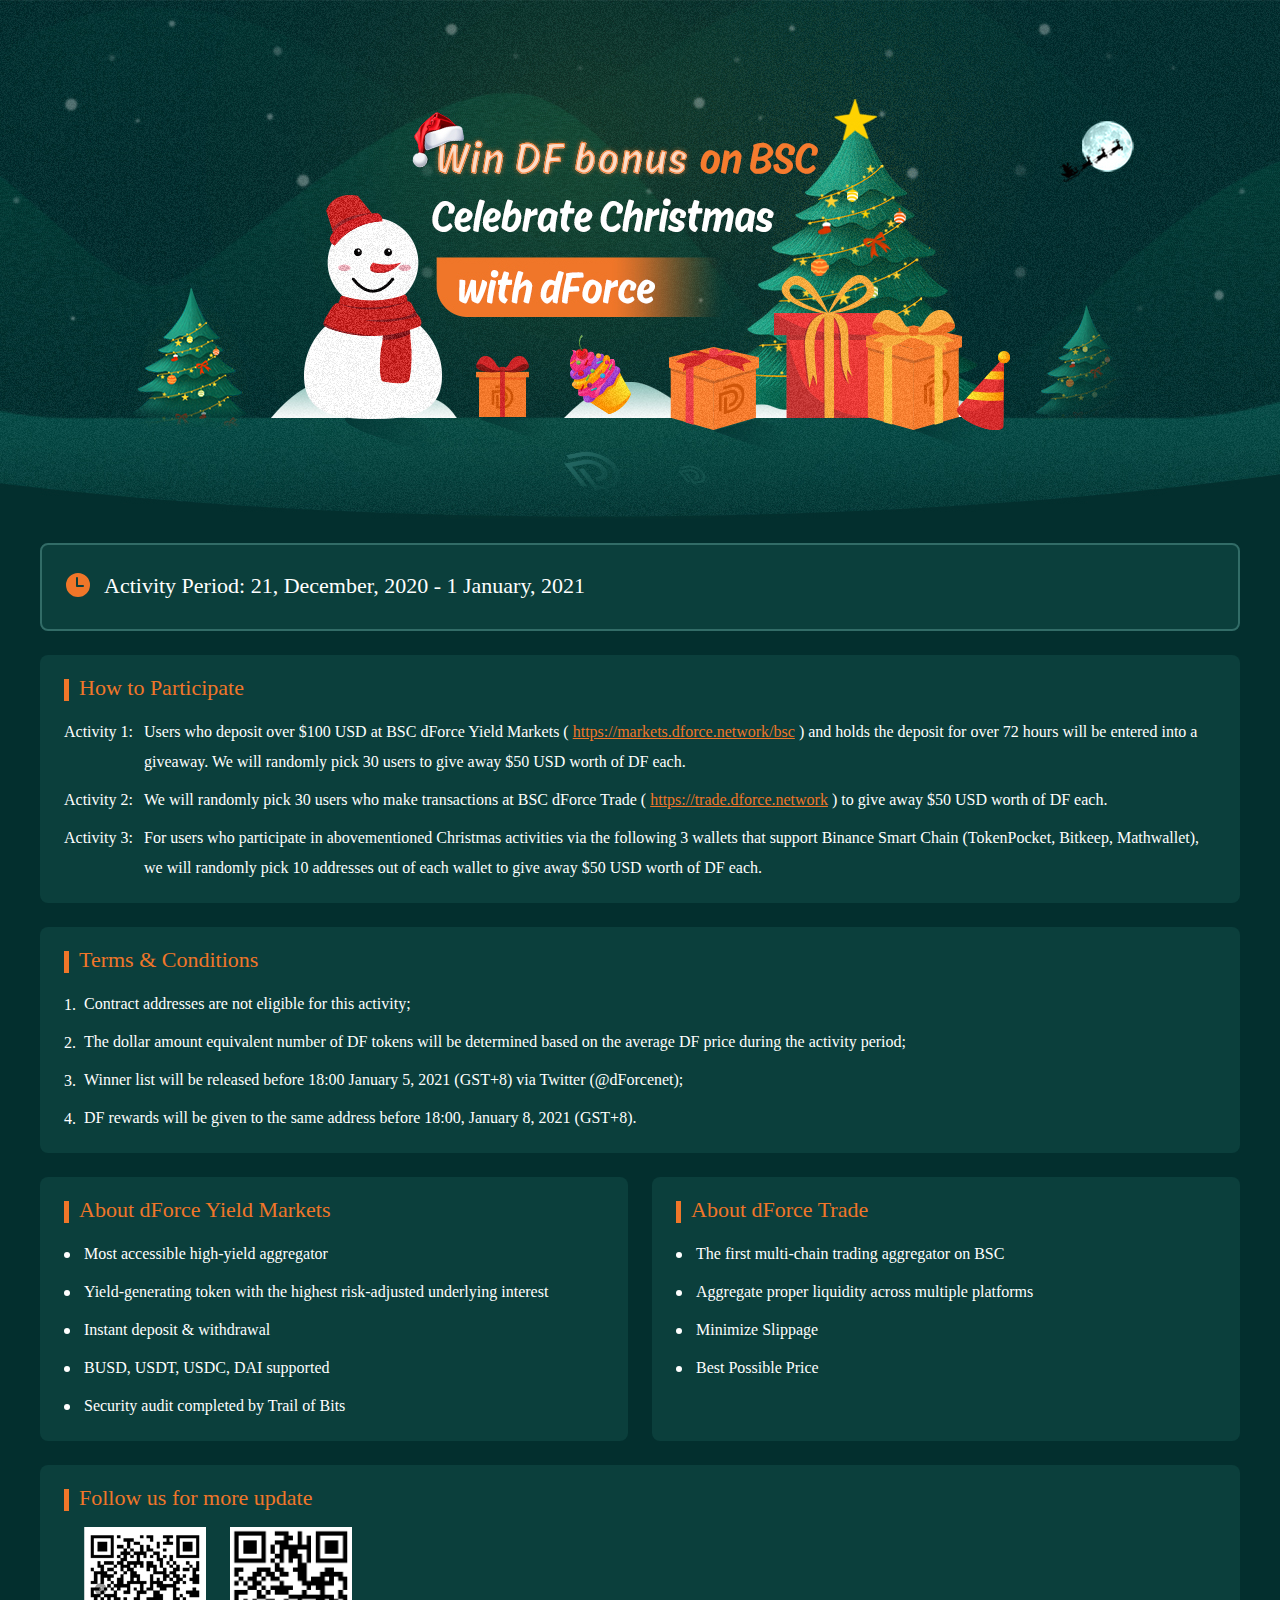
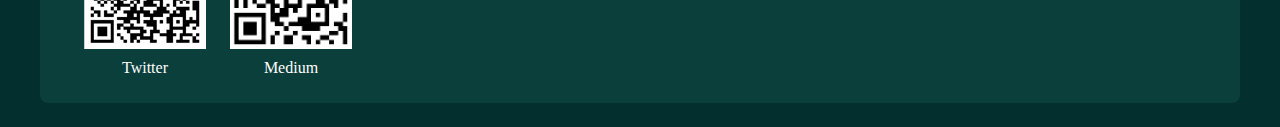
<file: bsc-activity.html>
<!DOCTYPE html>
<html lang="en">

<head>
    <meta charset="UTF-8">
    <meta name="viewport" content="width=device-width, initial-scale=1">
    <meta http-equiv="X-UA-Compatible" content="ie=edge">
    <link rel="stylesheet" href="./src/css/bian-web-mud.css">
    <link rel="shortcut icon" href="./favicon.ico">

    <style>
        @font-face {
            font-family: NotoSansHans-Regular;
            src: url('./src/font/Roboto-Regular.ttf')
        }
    </style>

    <title>bsc-activity</title>
</head>

<body>
    <div class="zh-cn">
        <div class="banner"></div>
        <div class="text-body">
            <div class="text-body-item">
                <div class="text-activity">
                    <span class="activity-icon">
                        <img src="./src/images/icon-time.svg" alt="" srcset="">
                    </span>
                    <span class="activity-text">活动时间：2020.12.21 - 2021.1.1</span>
                </div>
                <!-- <div class="text-activity">
                    <span class="activity-icon">
                        <img src="./src/images/icon-zg.svg" alt="" srcset="">
                    </span>
                    <span class="activity-text">参与资格：仅限币安智能链生态的非合约用户参与</span>
                </div> -->
            </div>

            <!-- 活动规则 -->
            <div class="text-body-item no-border">
                <div class="styled-title">活动规则</div>
                <div class="lists">
                    <div class="lists-item huodong-zh">
                        <span>
                            活动期间所有在dForce生息市场（
                        </span>
                        <a href="https://markets.dforce.network/bsc">https://markets.dforce.network/bsc</a>
                        <span>
                            ）上存款金额超过100美元、存款时间超过72小时的用户，随机抽取30名，每人送出50美元等值DF。
                        </span>
                    </div>
                    <div class="lists-item huodong-zh">
                        <span>
                            活动期间所有在dForce交易聚合器（
                        </span>
                        <a href="https://trade.dforce.network">https://trade.dforce.network</a>
                        <span>
                            ）上进行交易的用户，随机抽取30名，每人送出50美元等值DF。
                        </span>
                    </div>
                    <div class="lists-item huodong-zh">
                        <span>从3个支持币安智能链的钱包（TokenPocket、Bitkeep、Mathwallet）参与</span>
                        <a href="javascript:;" class="no-decoration">活动一</a>
                        <span>和</span>
                        <a href="javascript:;" class="no-decoration">活动二</a>
                        <span>
                            的用户，每个钱包我们将抽出10个地址送出50美元等值DF。
                        </span>
                    </div>
                </div>
            </div>

            <!-- 注意事项 -->
            <div class="text-body-item no-border">
                <div class="styled-title">注意事项</div>
                <div class="lists">
                    <div class="lists-item">
                        <span>
                            参与活动的不包含合约地址；
                        </span>
                    </div>
                    <div class="lists-item">
                        <span>
                            发放的DF以活动期间DF的平均价格为基础进行计算；
                        </span>
                    </div>
                    <div class="lists-item">
                        <span>
                            获奖名单将于北京时间2021年1月5日18点前，通过Twitter/微信公众号/微博的方式对外进行公布；
                        </span>
                    </div>
                    <div class="lists-item">
                        <span>
                            DF奖励将于北京时间2021年1月8日18点前，发放到参与活动的同一地址里。
                        </span>
                    </div>
                </div>
            </div>

            <!-- 两个item -->
            <div class="flexed-father">
                <div class="flexed-son">
                    <div class="styled-title">什么是dForce生息市场？</div>
                    <div class="lists lists-dot">
                        <div class="lists-item">
                            <span>轻松上手的稳定币余额宝，收益稳健</span>
                        </div>
                        <div class="lists-item">
                            <span>风险调整后底层利息最高的生息代币</span>
                        </div>
                        <div class="lists-item">
                            <span>随存随取</span>
                        </div>
                        <div class="lists-item">
                            <span>支持BUSD, USDT, USDC, DAI</span>
                        </div>
                        <div class="lists-item">
                            <span>由Trail of Bits进行安全审计</span>
                        </div>
                    </div>
                </div>
                <div class="flexed-son">
                    <div class="styled-title">什么是dForce Trade？</div>
                    <div class="lists lists-dot">
                        <div class="lists-item">
                            <span>BSC上的第一个跨链资产交易聚合器</span>
                        </div>
                        <div class="lists-item">
                            <span>在不同平台间聚合流动性</span>
                        </div>
                        <div class="lists-item">
                            <span>最低交易滑点</span>
                        </div>
                        <div class="lists-item">
                            <span>最优交易价格</span>
                        </div>
                    </div>
                </div>
            </div>

            <!-- 欢迎关注我们了解更多 -->
            <div class="text-body-item no-border last-item">
                <div class="styled-title">欢迎关注我们了解更多</div>
                <div class="images-wrap">
                    <div class="images-item">
                        <img src="./src/images/gongzhonghao.jpg" alt="" srcset="">
                        <span>微信公众号</span>
                    </div>
                    <div class="images-item">
                        <img src="./src/images/weibo.jpg" alt="" srcset="">
                        <span>微博</span>
                    </div>
                </div>
            </div>
        </div>
    </div>

    <div class="en">
        <div class="banner banner-en"></div>
        <div class="text-body">
            <div class="text-body-item">
                <div class="text-activity">
                    <span class="activity-icon">
                        <img src="./src/images/icon-time.svg" alt="" srcset="">
                    </span>
                    <span class="activity-text">Activity Period: 21, December, 2020 - 1 January, 2021</span>
                </div>
                <!-- <div class="text-activity">
                    <span class="activity-icon">
                        <img src="./src/images/icon-zg.svg" alt="" srcset="">
                    </span>
                    <span class="activity-text">How to Participate: For EOA on Binance Smart Chain only</span>
                </div> -->
            </div>

            <!-- 活动规则 -->
            <div class="text-body-item no-border">
                <div class="styled-title">How to Participate</div>
                <div class="lists">
                    <div class="lists-item huodong-en">
                        <span>
                            Users who deposit over $100 USD at BSC dForce Yield Markets (
                        </span>
                        <a href="https://markets.dforce.network/bsc">https://markets.dforce.network/bsc</a>
                        <span>
                            ) and holds the deposit for over 72 hours will be entered into a giveaway. We will randomly
                            pick 30 users to give away $50 USD worth of DF each.
                        </span>
                    </div>
                    <div class="lists-item huodong-en">
                        <span>
                            We will randomly pick 30 users who make transactions at BSC dForce Trade (
                        </span>
                        <a href="https://trade.dforce.network">https://trade.dforce.network</a>
                        <span>
                            ) to give away $50 USD worth of DF each.
                        </span>
                    </div>
                    <div class="lists-item huodong-en">
                        <span>
                            For users who participate in abovementioned Christmas activities via the following 3 wallets
                            that support Binance Smart Chain (TokenPocket, Bitkeep, Mathwallet), we will randomly pick
                            10 addresses out of each wallet to give away $50 USD worth of DF each.
                        </span>
                    </div>
                </div>
            </div>

            <!-- 注意事项 -->
            <div class="text-body-item no-border">
                <div class="styled-title">Terms & Conditions</div>
                <div class="lists">
                    <div class="lists-item">
                        <span>Contract addresses are not eligible for this activity;</span>
                    </div>
                    <div class="lists-item">
                        <span>The dollar amount equivalent number of DF tokens will be determined based on the average
                            DF price during the activity period;</span>
                    </div>
                    <div class="lists-item">
                        <span>Winner list will be released before 18:00 January 5, 2021 (GST+8) via Twitter
                            (@dForcenet);</span>
                    </div>
                    <div class="lists-item">
                        <span>DF rewards will be given to the same address before 18:00, January 8, 2021 (GST+8).</span>
                    </div>
                </div>
            </div>

            <!-- 两个item -->
            <div class="flexed-father">
                <div class="flexed-son">
                    <div class="styled-title">About dForce Yield Markets</div>
                    <div class="lists lists-dot">
                        <div class="lists-item">
                            <span>Most accessible high-yield aggregator</span>
                        </div>
                        <div class="lists-item">
                            <span>Yield-generating token with the highest risk-adjusted underlying interest</span>
                        </div>
                        <div class="lists-item">
                            <span>Instant deposit & withdrawal</span>
                        </div>
                        <div class="lists-item">
                            <span>BUSD, USDT, USDC, DAI supported</span>
                        </div>
                        <div class="lists-item">
                            <span>Security audit completed by Trail of Bits</span>
                        </div>
                    </div>
                </div>
                <div class="flexed-son">
                    <div class="styled-title">About dForce Trade</div>
                    <div class="lists lists-dot">
                        <div class="lists-item">
                            <span>The first multi-chain trading aggregator on BSC</span>
                        </div>
                        <div class="lists-item">
                            <span>Aggregate proper liquidity across multiple platforms</span>
                        </div>
                        <div class="lists-item">
                            <span>Minimize Slippage</span>
                        </div>
                        <div class="lists-item">
                            <span>Best Possible Price</span>
                        </div>
                    </div>
                </div>
            </div>

            <!-- 欢迎关注我们了解更多 -->
            <div class="text-body-item no-border last-item">
                <div class="styled-title">Follow us for more update</div>
                <div class="images-wrap">
                    <div class="images-item">
                        <img src="./src/images/Twitter.jpg" alt="" srcset="">
                        <span>Twitter</span>
                    </div>
                    <div class="images-item">
                        <img src="./src/images/bsc-medium.png" alt="" srcset="">
                        <span>Medium</span>
                    </div>
                </div>
            </div>
        </div>
    </div>
</body>


<script src="./src/js/jquery.min.js"></script>
<script>
    $(function () {
        console.log(navigator.language.toLowerCase());

        if (!(navigator.language.toLowerCase() === 'zh-cn')) {
            console.log('111111:  英文环境')
            $('.zh-cn').css('display', 'none');
            $('.en').css('display', 'block');
        } else {
            console.log('222222: 中文环境')
            $('.zh-cn').css('display', 'block');
            $('.en').css('display', 'none');
        }
    });
</script>

</html>
</file>
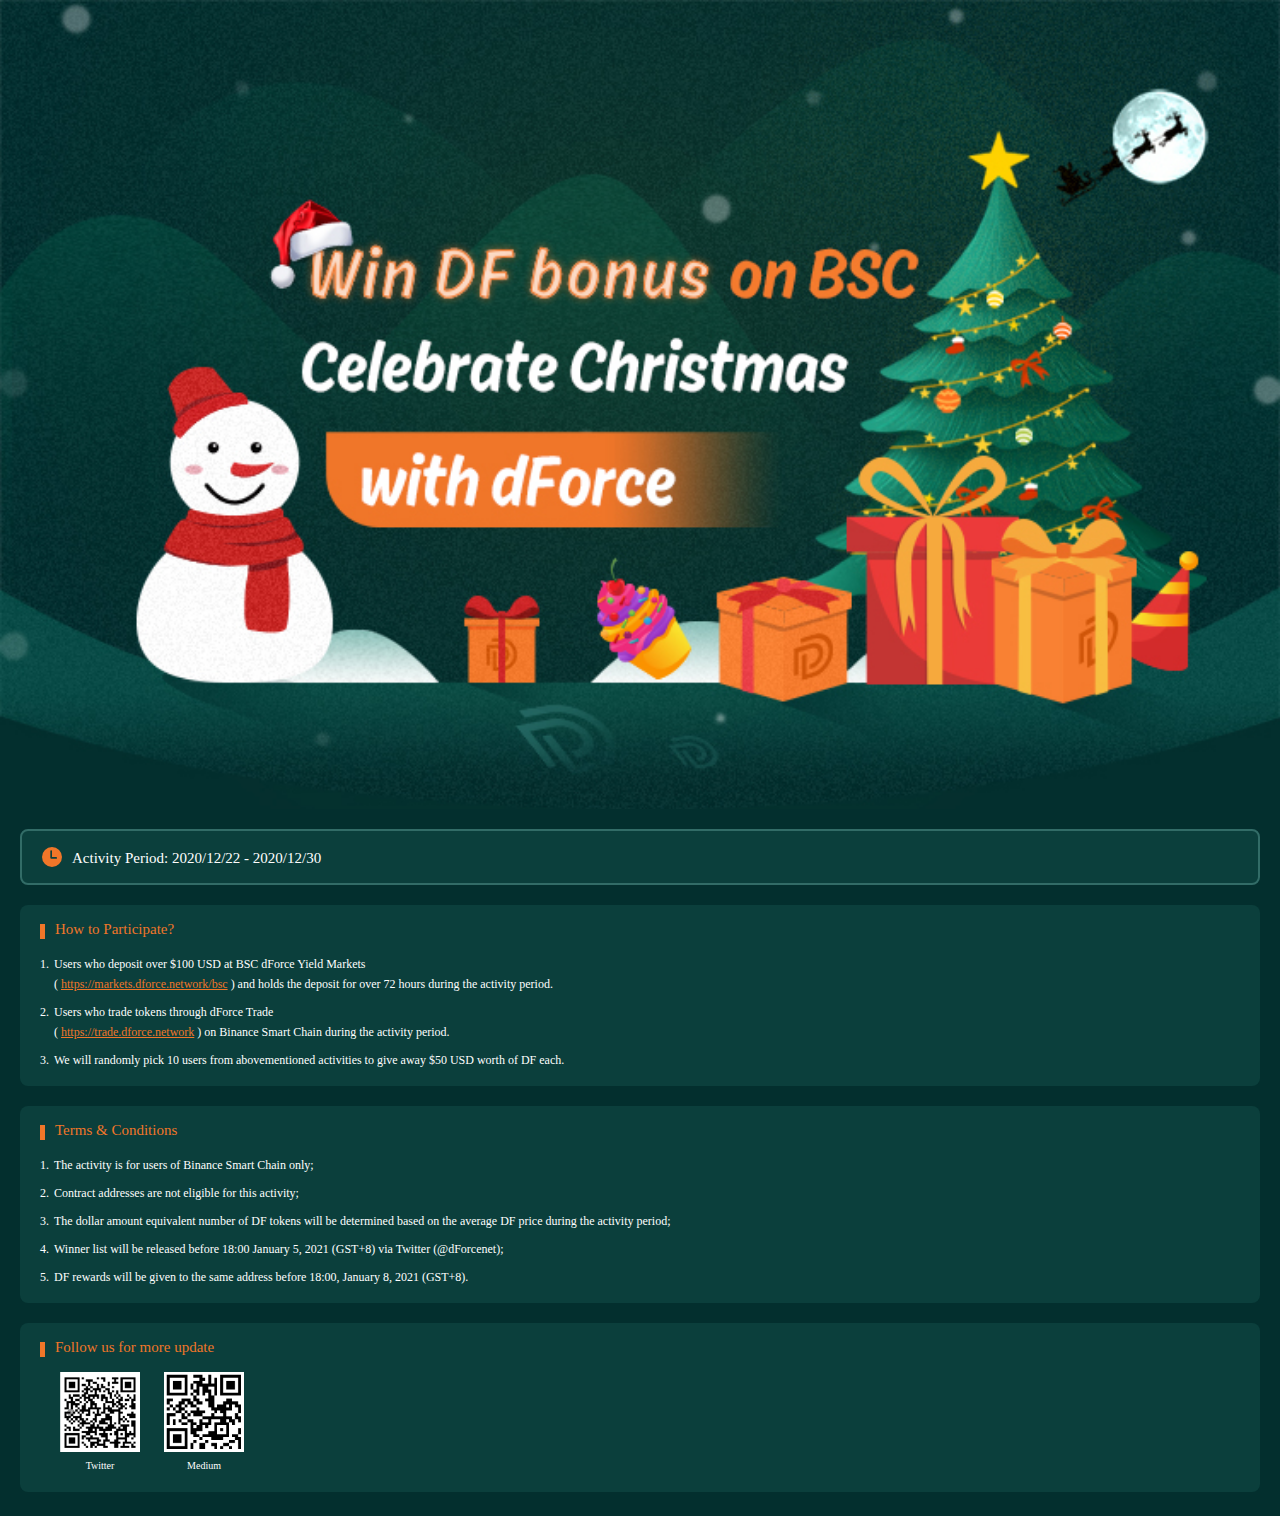
<file: bsc-bitkeep.html>
<!DOCTYPE html>
<html lang="en">

<head>
    <meta charset="UTF-8">
    <meta name="viewport" content="width=device-width, initial-scale=1">
    <meta http-equiv="X-UA-Compatible" content="ie=edge">
    <link rel="stylesheet" href="./src/css/tokenpacket-1221-1.css">
    <link rel="shortcut icon" href="./favicon.ico">

    <style>
        @font-face {
            font-family: NotoSansHans-Regular;
            src: url('./src/font/Roboto-Regular.ttf')
        }
    </style>

    <title>bsc-bitkeep</title>
</head>

<body>
    <div class="zh-cn">
        <div class="banner"></div>
        <div class="text-body">
            <div class="text-body-item">
                <div class="text-activity">
                    <span class="activity-icon">
                        <img src="./src/images/icon-time.svg" alt="" srcset="">
                    </span>
                    <span class="activity-text">活动时间：2020.12.22 - 2020.12.30</span>
                </div>
            </div>

            <!-- 活动规则 -->
            <div class="text-body-item no-border">
                <div class="styled-title">活动规则</div>
                <div class="lists">
                    <div class="lists-item">
                        <span>
                            活动期间在dForce生息市场<br />（
                        </span>
                        <a
                            href="https://markets.dforce.network/bsc/?utm_source=BitKeep">https://markets.dforce.network/bsc</a>
                        <span>
                            ）上存款金额超过$100美元、存款时间超过72小时的用户；
                        </span>
                    </div>
                    <div class="lists-item">
                        <span>
                            活动期间在dForce交易聚合器<br />（
                        </span>
                        <a href="https://trade.dforce.network/?utm_source=BitKeep">https://trade.dforce.network</a>
                        <span>
                            ）上进行交易的用户；
                        </span>
                    </div>
                    <div class="lists-item">
                        <span>满足上述任一条件的用户，我们将随机抽取10个地址分别送出$50美元等值DF。</span>
                    </div>
                </div>
            </div>

            <!-- 注意事项 -->
            <div class="text-body-item no-border">
                <div class="styled-title">注意事项</div>
                <div class="lists">
                    <div class="lists-item">
                        <span>本次活动仅限币安智能链的用户；</span>
                    </div>
                    <div class="lists-item">
                        <span>参与活动的不包含合约地址；</span>
                    </div>
                    <div class="lists-item">
                        <span>发放的DF以活动期间DF的平均价格为基础进行计算；</span>
                    </div>
                    <div class="lists-item">
                        <span>获奖名单将于北京时间2021年1月5日18点前，通过Twitter/微信公众号/微博的方式对外进行公布。</span>
                    </div>
                    <div class="lists-item">
                        <span>DF奖励将于北京时间2021年1月8日18点前，发放到参与活动的同一地址里</span>
                    </div>
                </div>
            </div>

            <!-- 欢迎关注我们了解更多 -->
            <div class="text-body-item no-border last-item">
                <div class="styled-title">欢迎关注我们了解更多</div>
                <div class="images-wrap">
                    <div class="images-item">
                        <img src="./src/images/gongzhonghao.jpg" alt="" srcset="">
                        <span>微信公众号</span>
                    </div>
                    <div class="images-item">
                        <img src="./src/images/weibo.jpg" alt="" srcset="">
                        <span>微博</span>
                    </div>
                </div>
            </div>
        </div>
    </div>

    <div class="en">
        <div class="banner-en"></div>
        <div class="text-body">
            <div class="text-body-item">
                <div class="text-activity">
                    <span class="activity-icon">
                        <img src="./src/images/icon-time.svg" alt="" srcset="">
                    </span>
                    <span class="activity-text">Activity Period: 2020/12/22 - 2020/12/30</span>
                </div>
            </div>

            <!-- 活动规则 -->
            <div class="text-body-item no-border">
                <div class="styled-title">How to Participate?</div>
                <div class="lists">
                    <div class="lists-item">
                        <span>
                            Users who deposit over $100 USD at BSC dForce Yield Markets<br /> (
                        </span>
                        <a
                            href="https://markets.dforce.network/bsc/?utm_source=BitKeep">https://markets.dforce.network/bsc</a>
                        <span>
                            ) and holds the deposit for over 72 hours during the activity period.
                        </span>
                    </div>
                    <div class="lists-item">
                        <span>
                            Users who trade tokens through dForce Trade<br /> (
                        </span>
                        <a href="https://trade.dforce.network/?utm_source=BitKeep">https://trade.dforce.network</a>
                        <span>
                            ) on Binance Smart Chain during the activity period.
                        </span>
                    </div>
                    <div class="lists-item">
                        <span>We will randomly pick 10 users from abovementioned activities to give away $50 USD worth
                            of DF each.</span>
                    </div>
                </div>
            </div>

            <!-- 注意事项 -->
            <div class="text-body-item no-border">
                <div class="styled-title">Terms & Conditions</div>
                <div class="lists">
                    <div class="lists-item">
                        <span>The activity is for users of Binance Smart Chain only;</span>
                    </div>
                    <div class="lists-item">
                        <span>Contract addresses are not eligible for this activity;</span>
                    </div>
                    <div class="lists-item">
                        <span>The dollar amount equivalent number of DF tokens will be determined based on the average
                            DF price during the activity period;</span>
                    </div>
                    <div class="lists-item">
                        <span>Winner list will be released before 18:00 January 5, 2021 (GST+8) via Twitter
                            (@dForcenet);</span>
                    </div>
                    <div class="lists-item">
                        <span>DF rewards will be given to the same address before 18:00, January 8, 2021 (GST+8).</span>
                    </div>
                </div>
            </div>

            <!-- 欢迎关注我们了解更多 -->
            <div class="text-body-item no-border last-item">
                <div class="styled-title">Follow us for more update</div>
                <div class="images-wrap">
                    <div class="images-item">
                        <img src="./src/images/Twitter.jpg" alt="" srcset="">
                        <span>Twitter</span>
                    </div>
                    <div class="images-item">
                        <img src="./src/images/bsc-medium.png" alt="" srcset="">
                        <span>Medium</span>
                    </div>
                </div>
            </div>
        </div>
    </div>
</body>


<script src="./src/js/jquery.min.js"></script>
<script>
    $(function () {
        console.log(navigator.language.toLowerCase());

        if (!(navigator.language.toLowerCase() === 'zh-cn')) {
            console.log('111111:  英文环境')
            $('.zh-cn').css('display', 'none');
            $('.en').css('display', 'block');
        } else {
            console.log('222222: 中文环境')
            $('.zh-cn').css('display', 'block');
            $('.en').css('display', 'none');
        }
    });
</script>

</html>
</file>
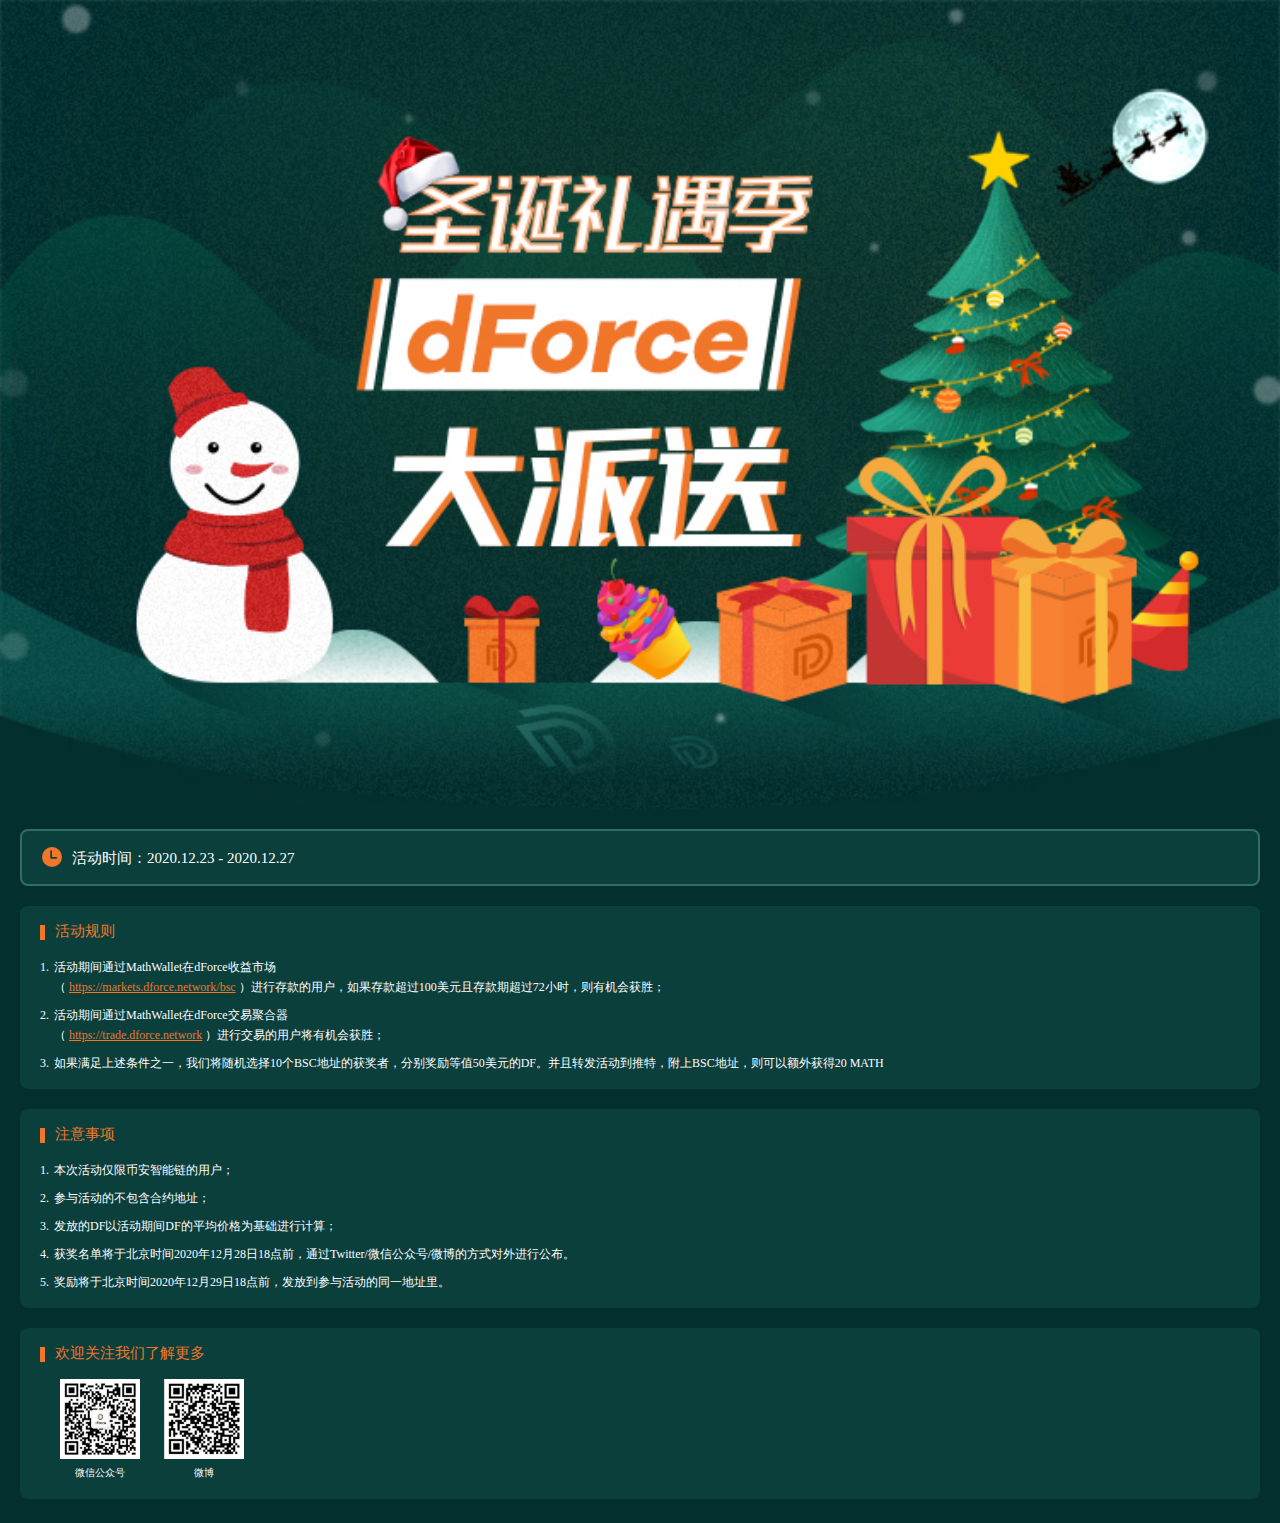
<file: bsc-mathwallet.html>
<!DOCTYPE html>
<html lang="en">

<head>
    <meta charset="UTF-8">
    <meta name="viewport" content="width=device-width, initial-scale=1">
    <meta http-equiv="X-UA-Compatible" content="ie=edge">
    <link rel="stylesheet" href="./src/css/tokenpacket-1221-1.css">
    <link rel="shortcut icon" href="./favicon.ico">

    <style>
        @font-face {
            font-family: NotoSansHans-Regular;
            src: url('./src/font/Roboto-Regular.ttf')
        }
    </style>

    <title>bsc-mathwallet</title>
</head>

<body>
    <div class="zh-cn">
        <div class="banner"></div>
        <div class="text-body">
            <div class="text-body-item">
                <div class="text-activity">
                    <span class="activity-icon">
                        <img src="./src/images/icon-time.svg" alt="" srcset="">
                    </span>
                    <span class="activity-text">活动时间：2020.12.23 - 2020.12.27</span>
                </div>
            </div>

            <!-- 活动规则 -->
            <div class="text-body-item no-border">
                <div class="styled-title">活动规则</div>
                <div class="lists">
                    <div class="lists-item">
                        <span>
                            活动期间通过MathWallet在dForce收益市场<br />（
                        </span>
                        <a
                            href="https://markets.dforce.network/bsc/?utm_source=MathWallet">https://markets.dforce.network/bsc</a>
                        <span>
                            ）进行存款的用户，如果存款超过100美元且存款期超过72小时，则有机会获胜；
                        </span>
                    </div>
                    <div class="lists-item">
                        <span>
                            活动期间通过MathWallet在dForce交易聚合器<br />（
                        </span>
                        <a href="https://trade.dforce.network/?utm_source=MathWallet">https://trade.dforce.network</a>
                        <span>
                            ）进行交易的用户将有机会获胜；
                        </span>
                    </div>
                    <div class="lists-item">
                        <span>如果满足上述条件之一，我们将随机选择10个BSC地址的获奖者，分别奖励等值50美元的DF。并且转发活动到推特，附上BSC地址，则可以额外获得20 MATH</span>
                    </div>
                </div>
            </div>

            <!-- 注意事项 -->
            <div class="text-body-item no-border">
                <div class="styled-title">注意事项</div>
                <div class="lists">
                    <div class="lists-item">
                        <span>本次活动仅限币安智能链的用户；</span>
                    </div>
                    <div class="lists-item">
                        <span>参与活动的不包含合约地址；</span>
                    </div>
                    <div class="lists-item">
                        <span>发放的DF以活动期间DF的平均价格为基础进行计算；</span>
                    </div>
                    <div class="lists-item">
                        <span>获奖名单将于北京时间2020年12月28日18点前，通过Twitter/微信公众号/微博的方式对外进行公布。</span>
                    </div>
                    <div class="lists-item">
                        <span>奖励将于北京时间2020年12月29日18点前，发放到参与活动的同一地址里。</span>
                    </div>
                </div>
            </div>

            <!-- 欢迎关注我们了解更多 -->
            <div class="text-body-item no-border last-item">
                <div class="styled-title">欢迎关注我们了解更多</div>
                <div class="images-wrap">
                    <div class="images-item">
                        <img src="./src/images/gongzhonghao.jpg" alt="" srcset="">
                        <span>微信公众号</span>
                    </div>
                    <div class="images-item">
                        <img src="./src/images/weibo.jpg" alt="" srcset="">
                        <span>微博</span>
                    </div>
                </div>
            </div>
        </div>
    </div>

    <div class="en">
        <div class="banner-en"></div>
        <div class="text-body">
            <div class="text-body-item">
                <div class="text-activity">
                    <span class="activity-icon">
                        <img src="./src/images/icon-time.svg" alt="" srcset="">
                    </span>
                    <span class="activity-text">Activity Period: 2020/12/23 - 2020/12/27</span>
                </div>
            </div>

            <!-- 活动规则 -->
            <div class="text-body-item no-border">
                <div class="styled-title">How to Participate?</div>
                <div class="lists">
                    <div class="lists-item">
                        <span>
                            During the event period, user who deposit in dForce yield markets<br /> (
                        </span>
                        <a
                            href="https://markets.dforce.network/bsc/?utm_source=MathWallet">https://markets.dforce.network/bsc</a>
                        <span>
                            ) through MathWallet, with more than $100 and deposit period over 72 hours will have the
                            chance to win.
                        </span>
                    </div>
                    <div class="lists-item">
                        <span>
                            During the event time, user who trade in dForce trade<br /> (
                        </span>
                        <a href="https://trade.dforce.network/?utm_source=MathWallet">https://trade.dforce.network</a>
                        <span>
                            ) through MathWallet will have chance to win.
                        </span>
                    </div>
                    <div class="lists-item">
                        <span>If meet one of the conditions above, we will pick 10 winners with BSC addresses, the
                            rewards are $50 equivalent of DF. The winners could get 20MATH extra if retweet with BSC
                            addresses.</span>
                    </div>
                </div>
            </div>

            <!-- 注意事项 -->
            <div class="text-body-item no-border">
                <div class="styled-title">Terms & Conditions</div>
                <div class="lists">
                    <div class="lists-item">
                        <span>The activity is for users of Binance Smart Chain only;</span>
                    </div>
                    <div class="lists-item">
                        <span>The contract address is not counted as participant;</span>
                    </div>
                    <div class="lists-item">
                        <span>The distributed DF price is based on the average price of DF during the event period;</span>
                    </div>
                    <div class="lists-item">
                        <span>The winners list will be announced on MathWallet Twitter/ WeChat /weibo official account before 6pm on December 28, 2020 (GMT+8);</span>
                    </div>
                    <div class="lists-item">
                        <span>Rewards will be distributed before before 6pm on December 28, 2020 (GMT+8)6pm on December
                            29, 2020 (GMT+8) to the corresponding BSC address.</span>
                    </div>
                </div>
            </div>

            <!-- 欢迎关注我们了解更多 -->
            <div class="text-body-item no-border last-item">
                <div class="styled-title">Follow us for more update</div>
                <div class="images-wrap">
                    <div class="images-item">
                        <img src="./src/images/Twitter.jpg" alt="" srcset="">
                        <span>Twitter</span>
                    </div>
                    <div class="images-item">
                        <img src="./src/images/bsc-medium.png" alt="" srcset="">
                        <span>Medium</span>
                    </div>
                </div>
            </div>
        </div>
    </div>
</body>


<script src="./src/js/jquery.min.js"></script>
<script>
    $(function () {
        console.log(navigator.language.toLowerCase());

        if ((navigator.language.toLowerCase() === 'zh-cn')) {
            console.log('111111:  英文环境')
            $('.zh-cn').css('display', 'none');
            $('.en').css('display', 'block');
        } else {
            console.log('222222: 中文环境')
            $('.zh-cn').css('display', 'block');
            $('.en').css('display', 'none');
        }
    });
</script>

</html>
</file>
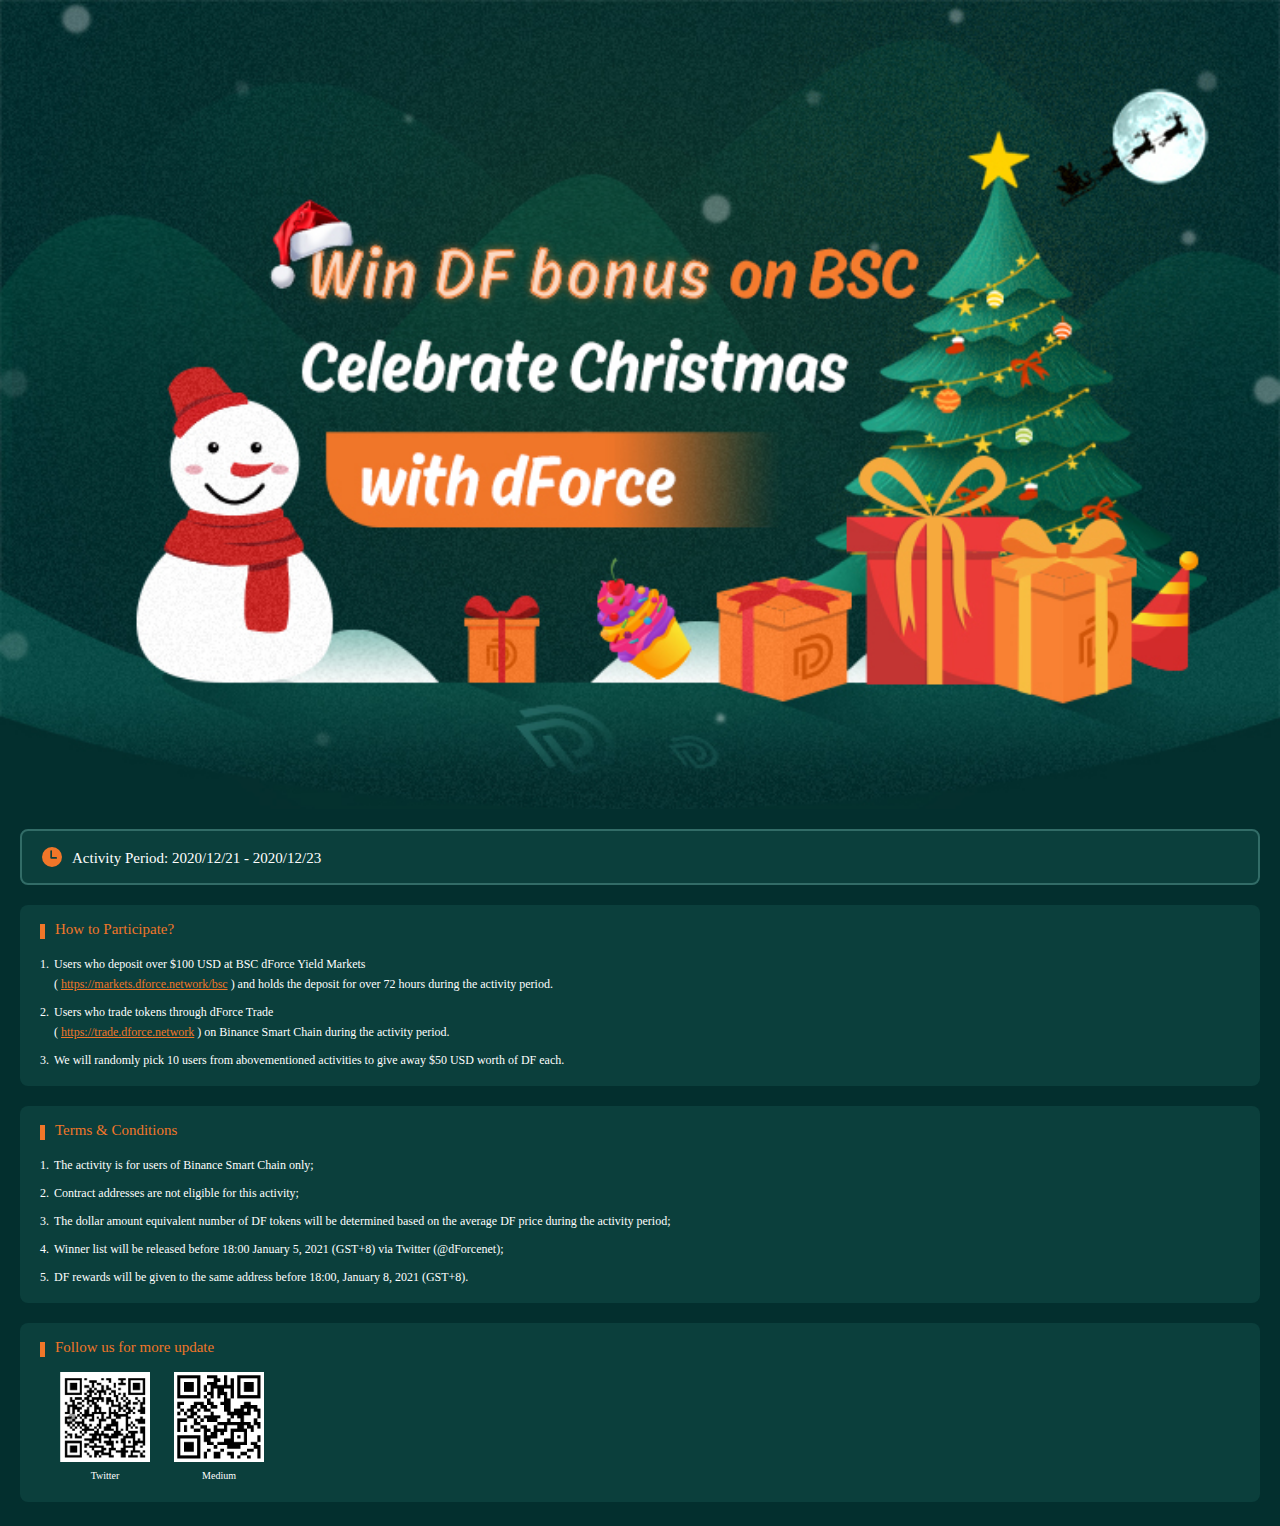
<file: bsc-tokenpacket.html>
<!DOCTYPE html>
<html lang="en">

<head>
    <meta charset="UTF-8">
    <meta name="viewport" content="width=device-width, initial-scale=1">
    <meta http-equiv="X-UA-Compatible" content="ie=edge">
    <link rel="stylesheet" href="./src/css/tokenpacket.css">
    <link rel="shortcut icon" href="./favicon.ico">

    <style>
        @font-face {
            font-family: NotoSansHans-Regular;
            src: url('./src/font/Roboto-Regular.ttf')
        }
    </style>

    <title>bsc-tokenpacket</title>
</head>

<body>
    <div class="zh-cn">
        <div class="banner"></div>
        <div class="text-body">
            <div class="text-body-item">
                <div class="text-activity">
                    <span class="activity-icon">
                        <img src="./src/images/icon-time.svg" alt="" srcset="">
                    </span>
                    <span class="activity-text">活动时间：2020.12.21 - 2020.12.23</span>
                </div>
            </div>

            <!-- 活动规则 -->
            <div class="text-body-item no-border">
                <div class="styled-title">活动规则</div>
                <div class="lists">
                    <div class="lists-item">
                        <span>
                            活动期间在dForce生息市场<br />（
                        </span>
                        <a
                            href="https://markets.dforce.network/bsc/?utm_source=TokenPocket">https://markets.dforce.network/bsc</a>
                        <span>
                            ）上存款金额超过$100美元、存款时间超过72小时的用户；
                        </span>
                    </div>
                    <div class="lists-item">
                        <span>
                            活动期间在dForce交易聚合器<br />（
                        </span>
                        <a href="https://trade.dforce.network/?utm_source=TokenPocket">https://trade.dforce.network</a>
                        <span>
                            ）上进行交易的用户；
                        </span>
                    </div>
                    <div class="lists-item">
                        <span>满足上述任一条件的用户，我们将随机抽取10个地址送出$50美元等值DF。</span>
                    </div>
                </div>
            </div>

            <!-- 注意事项 -->
            <div class="text-body-item no-border">
                <div class="styled-title">注意事项</div>
                <div class="lists">
                    <div class="lists-item">
                        <span>本次活动仅限币安智能链的用户；</span>
                    </div>
                    <div class="lists-item">
                        <span>参与活动的不包含合约地址；</span>
                    </div>
                    <div class="lists-item">
                        <span>发放的DF以活动期间DF的平均价格为基础进行计算；</span>
                    </div>
                    <div class="lists-item">
                        <span>获奖名单将于北京时间2021年1月5日18点前，通过Twitter/微信公众号/微博的方式对外进行公布。</span>
                    </div>
                    <div class="lists-item">
                        <span>DF奖励将于北京时间2021年1月8日18点前，发放到参与活动的同一地址里</span>
                    </div>
                </div>
            </div>

            <!-- 欢迎关注我们了解更多 -->
            <div class="text-body-item no-border last-item">
                <div class="styled-title">欢迎关注我们了解更多</div>
                <div class="images-wrap">
                    <div class="images-item">
                        <img src="./src/images/gongzhonghao.jpg" alt="" srcset="">
                        <span>微信公众号</span>
                    </div>
                    <div class="images-item">
                        <img src="./src/images/weibo.jpg" alt="" srcset="">
                        <span>微博</span>
                    </div>
                </div>
            </div>
        </div>
    </div>

    <div class="en">
        <div class="banner-en"></div>
        <div class="text-body">
            <div class="text-body-item">
                <div class="text-activity">
                    <span class="activity-icon">
                        <img src="./src/images/icon-time.svg" alt="" srcset="">
                    </span>
                    <span class="activity-text">Activity Period: 2020/12/21 - 2020/12/23</span>
                </div>
            </div>

            <!-- 活动规则 -->
            <div class="text-body-item no-border">
                <div class="styled-title">How to Participate?</div>
                <div class="lists">
                    <div class="lists-item">
                        <span>
                            Users who deposit over $100 USD at BSC dForce Yield Markets<br /> (
                        </span>
                        <a
                            href="https://markets.dforce.network/bsc/?utm_source=TokenPocket">https://markets.dforce.network/bsc</a>
                        <span>
                            ) and holds the deposit for over 72 hours during the activity period.
                        </span>
                    </div>
                    <div class="lists-item">
                        <span>
                            Users who trade tokens through dForce Trade<br /> (
                        </span>
                        <a href="https://trade.dforce.network/?utm_source=TokenPocket">https://trade.dforce.network</a>
                        <span>
                            ) on Binance Smart Chain during the activity period.
                        </span>
                    </div>
                    <div class="lists-item">
                        <span>We will randomly pick 10 users from abovementioned activities to give away $50 USD worth
                            of DF each.</span>
                    </div>
                </div>
            </div>

            <!-- 注意事项 -->
            <div class="text-body-item no-border">
                <div class="styled-title">Terms & Conditions</div>
                <div class="lists">
                    <div class="lists-item">
                        <span>The activity is for users of Binance Smart Chain only;</span>
                    </div>
                    <div class="lists-item">
                        <span>Contract addresses are not eligible for this activity;</span>
                    </div>
                    <div class="lists-item">
                        <span>The dollar amount equivalent number of DF tokens will be determined based on the average
                            DF price during the activity period;</span>
                    </div>
                    <div class="lists-item">
                        <span>Winner list will be released before 18:00 January 5, 2021 (GST+8) via Twitter
                            (@dForcenet);</span>
                    </div>
                    <div class="lists-item">
                        <span>DF rewards will be given to the same address before 18:00, January 8, 2021 (GST+8).</span>
                    </div>
                </div>
            </div>

            <!-- 欢迎关注我们了解更多 -->
            <div class="text-body-item no-border last-item">
                <div class="styled-title">Follow us for more update</div>
                <div class="images-wrap">
                    <div class="images-item">
                        <img src="./src/images/Twitter.jpg" alt="" srcset="">
                        <span>Twitter</span>
                    </div>
                    <div class="images-item">
                        <img src="./src/images/bsc-medium.png" alt="" srcset="">
                        <span>Medium</span>
                    </div>
                </div>
            </div>
        </div>
    </div>
</body>


<script src="./src/js/jquery.min.js"></script>
<script>
    $(function () {
        console.log(navigator.language.toLowerCase());

        if (!(navigator.language.toLowerCase() === 'zh-cn')) {
            console.log('111111:  英文环境')
            $('.zh-cn').css('display', 'none');
            $('.en').css('display', 'block');
        } else {
            console.log('222222: 中文环境')
            $('.zh-cn').css('display', 'block');
            $('.en').css('display', 'none');
        }
    });
</script>

</html>
</file>
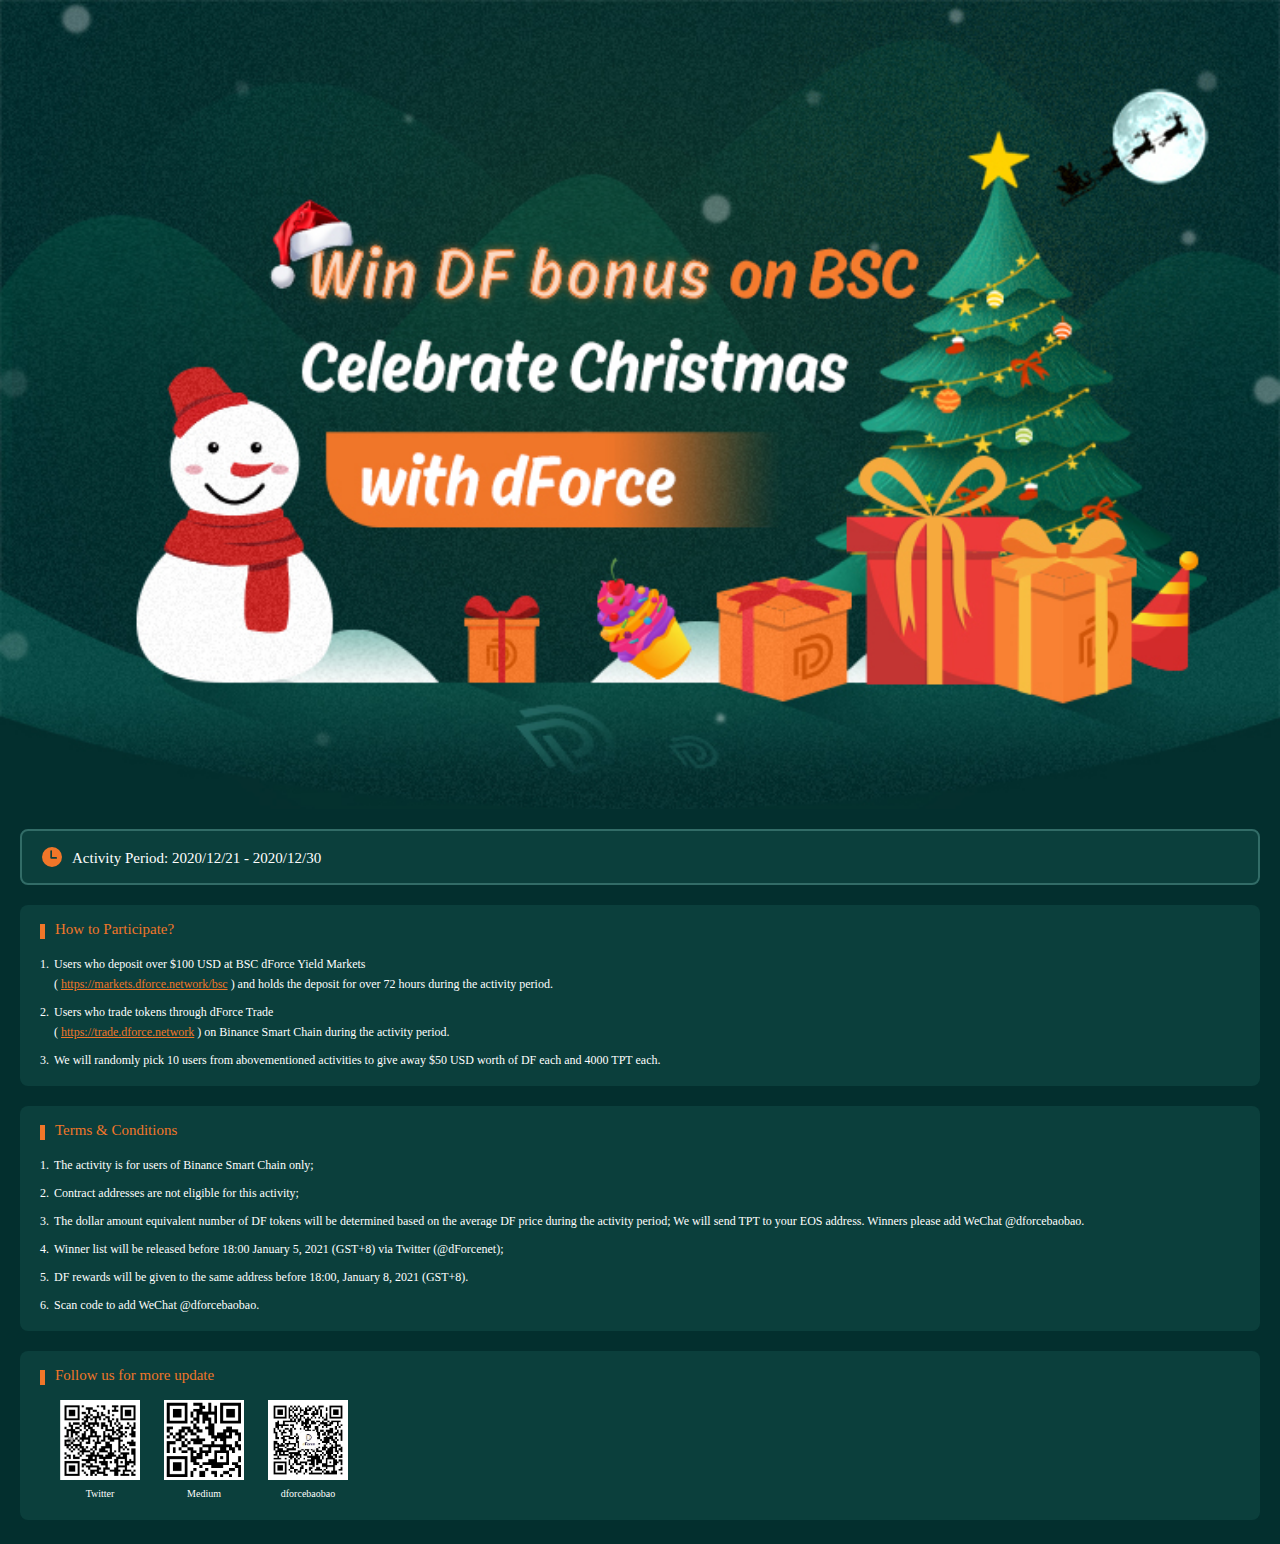
<file: bsc-tokenpocket.html>
<!DOCTYPE html>
<html lang="en">

<head>
    <meta charset="UTF-8">
    <meta name="viewport" content="width=device-width, initial-scale=1">
    <meta http-equiv="X-UA-Compatible" content="ie=edge">
    <link rel="stylesheet" href="./src/css/tokenpacket-1221-1.css">
    <link rel="shortcut icon" href="./favicon.ico">

    <style>
        @font-face {
            font-family: NotoSansHans-Regular;
            src: url('./src/font/Roboto-Regular.ttf')
        }
    </style>

    <title>bsc-tokenpocket</title>
</head>

<body>
    <div class="zh-cn">
        <div class="banner"></div>
        <div class="text-body">
            <div class="text-body-item">
                <div class="text-activity">
                    <span class="activity-icon">
                        <img src="./src/images/icon-time.svg" alt="" srcset="">
                    </span>
                    <span class="activity-text">活动时间：2020.12.21 - 2020.12.30</span>
                </div>
            </div>

            <!-- 活动规则 -->
            <div class="text-body-item no-border">
                <div class="styled-title">活动规则</div>
                <div class="lists">
                    <div class="lists-item">
                        <span>
                            活动期间在dForce生息市场<br />（
                        </span>
                        <a
                            href="https://markets.dforce.network/bsc/?utm_source=TokenPocket">https://markets.dforce.network/bsc</a>
                        <span>
                            ）上存款金额超过$100美元、存款时间超过72小时的用户；
                        </span>
                    </div>
                    <div class="lists-item">
                        <span>
                            活动期间在dForce交易聚合器<br />（
                        </span>
                        <a href="https://trade.dforce.network/?utm_source=TokenPocket">https://trade.dforce.network</a>
                        <span>
                            ）上进行交易的用户；
                        </span>
                    </div>
                    <div class="lists-item">
                        <span>满足上述任一条件的用户，我们将随机抽取10个地址分别送出$50美元等值DF和4000个TPT。</span>
                    </div>
                </div>
            </div>

            <!-- 注意事项 -->
            <div class="text-body-item no-border">
                <div class="styled-title">注意事项</div>
                <div class="lists">
                    <div class="lists-item">
                        <span>本次活动仅限币安智能链的用户；</span>
                    </div>
                    <div class="lists-item">
                        <span>参与活动的不包含合约地址；</span>
                    </div>
                    <div class="lists-item">
                        <span>发放的DF以活动期间DF的平均价格为基础进行计算；TPT需发放到EOS地址，获奖者添加微信dForce宝宝领取EOS账号和TPT。</span>
                    </div>
                    <div class="lists-item">
                        <span>获奖名单将于北京时间2021年1月5日18点前，通过Twitter/微信公众号/微博的方式对外进行公布。</span>
                    </div>
                    <div class="lists-item">
                        <span>DF奖励将于北京时间2021年1月8日18点前，发放到参与活动的同一地址里</span>
                    </div>
                    <div class="lists-item">
                        <span>微信添加dForce宝宝"dforcebaobao"。</span>
                    </div>
                </div>
            </div>

            <!-- 欢迎关注我们了解更多 -->
            <div class="text-body-item no-border last-item">
                <div class="styled-title">欢迎关注我们了解更多</div>
                <div class="images-wrap">
                    <div class="images-item">
                        <img src="./src/images/gongzhonghao.jpg" alt="" srcset="">
                        <span>微信公众号</span>
                    </div>
                    <div class="images-item">
                        <img src="./src/images/weibo.jpg" alt="" srcset="">
                        <span>微博</span>
                    </div>
                    <div class="images-item">
                        <img src="./src/images/dforcebaobao.jpeg" alt="" srcset="">
                        <span>dForce宝宝</span>
                    </div>
                </div>
            </div>
        </div>
    </div>

    <div class="en">
        <div class="banner-en"></div>
        <div class="text-body">
            <div class="text-body-item">
                <div class="text-activity">
                    <span class="activity-icon">
                        <img src="./src/images/icon-time.svg" alt="" srcset="">
                    </span>
                    <span class="activity-text">Activity Period: 2020/12/21 - 2020/12/30</span>
                </div>
            </div>

            <!-- 活动规则 -->
            <div class="text-body-item no-border">
                <div class="styled-title">How to Participate?</div>
                <div class="lists">
                    <div class="lists-item">
                        <span>
                            Users who deposit over $100 USD at BSC dForce Yield Markets<br /> (
                        </span>
                        <a
                            href="https://markets.dforce.network/bsc/?utm_source=TokenPocket">https://markets.dforce.network/bsc</a>
                        <span>
                            ) and holds the deposit for over 72 hours during the activity period.
                        </span>
                    </div>
                    <div class="lists-item">
                        <span>
                            Users who trade tokens through dForce Trade<br /> (
                        </span>
                        <a href="https://trade.dforce.network/?utm_source=TokenPocket">https://trade.dforce.network</a>
                        <span>
                            ) on Binance Smart Chain during the activity period.
                        </span>
                    </div>
                    <div class="lists-item">
                        <span>We will randomly pick 10 users from abovementioned activities to give away $50 USD worth
                            of DF each and 4000 TPT each.</span>
                    </div>
                </div>
            </div>

            <!-- 注意事项 -->
            <div class="text-body-item no-border">
                <div class="styled-title">Terms & Conditions</div>
                <div class="lists">
                    <div class="lists-item">
                        <span>The activity is for users of Binance Smart Chain only;</span>
                    </div>
                    <div class="lists-item">
                        <span>Contract addresses are not eligible for this activity;</span>
                    </div>
                    <div class="lists-item">
                        <span>The dollar amount equivalent number of DF tokens will be determined based on the average
                            DF price during the activity period; We will send TPT to your EOS address. Winners please
                            add WeChat @dforcebaobao.</span>
                    </div>
                    <div class="lists-item">
                        <span>Winner list will be released before 18:00 January 5, 2021 (GST+8) via Twitter
                            (@dForcenet);</span>
                    </div>
                    <div class="lists-item">
                        <span>DF rewards will be given to the same address before 18:00, January 8, 2021 (GST+8).</span>
                    </div>
                    <div class="lists-item">
                        <span>Scan code to add WeChat @dforcebaobao.</span>
                    </div>
                </div>
            </div>

            <!-- 欢迎关注我们了解更多 -->
            <div class="text-body-item no-border last-item">
                <div class="styled-title">Follow us for more update</div>
                <div class="images-wrap">
                    <div class="images-item">
                        <img src="./src/images/Twitter.jpg" alt="" srcset="">
                        <span>Twitter</span>
                    </div>
                    <div class="images-item">
                        <img src="./src/images/bsc-medium.png" alt="" srcset="">
                        <span>Medium</span>
                    </div>
                    <div class="images-item">
                        <img src="./src/images/dforcebaobao.jpeg" alt="" srcset="">
                        <span>dforcebaobao</span>
                    </div>
                </div>
            </div>
        </div>
    </div>
</body>


<script src="./src/js/jquery.min.js"></script>
<script>
    $(function () {
        console.log(navigator.language.toLowerCase());

        if (!(navigator.language.toLowerCase() === 'zh-cn')) {
            console.log('111111:  英文环境')
            $('.zh-cn').css('display', 'none');
            $('.en').css('display', 'block');
        } else {
            console.log('222222: 中文环境')
            $('.zh-cn').css('display', 'block');
            $('.en').css('display', 'none');
        }
    });
</script>

</html>
</file>
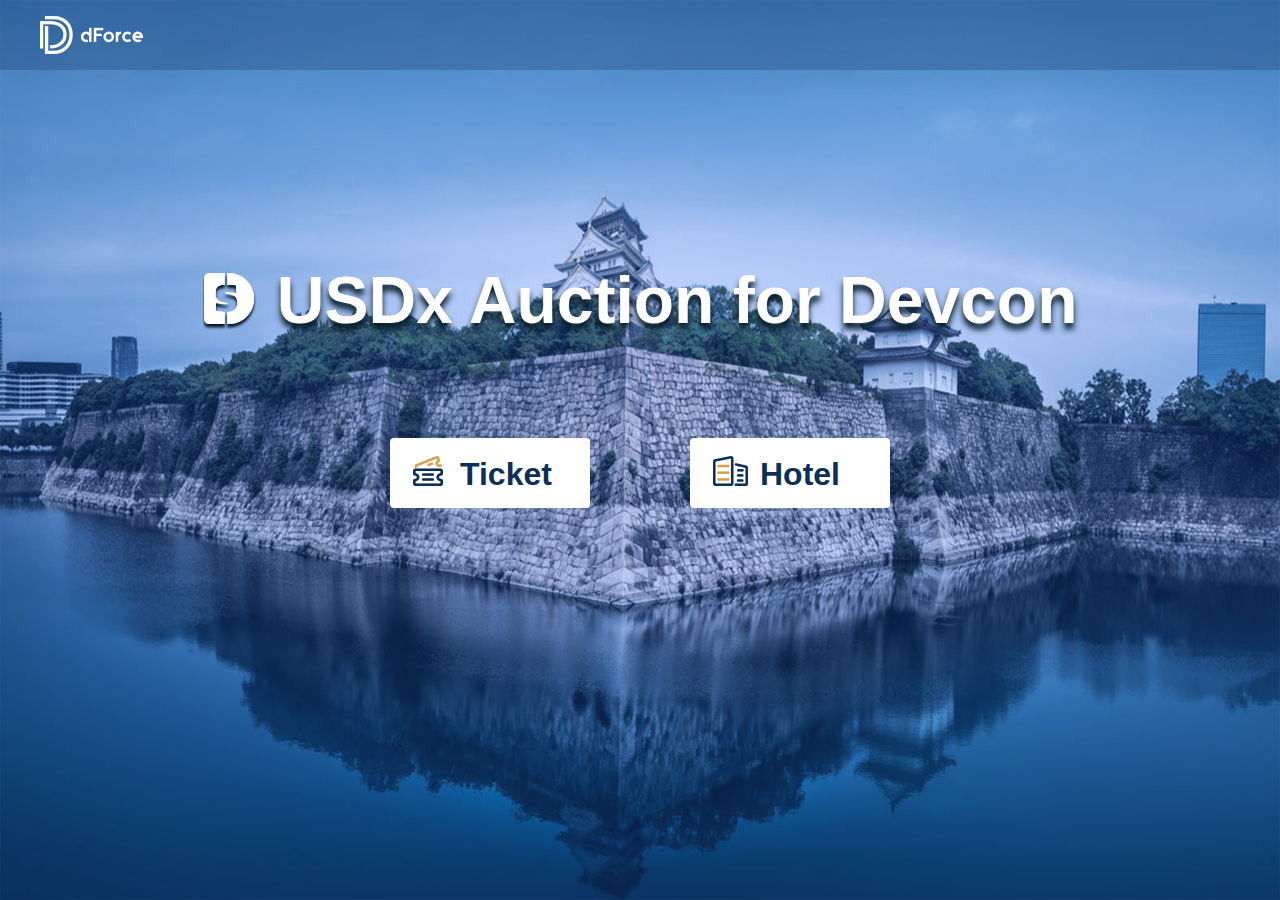
<file: devcon.html>
<!DOCTYPE html>
<html lang="en">

<head>
    <meta charset="UTF-8">
    <meta name="viewport" content="width=device-width, initial-scale=1">
    <meta http-equiv="X-UA-Compatible" content="ie=edge">
    <meta name="keywords"
        content="usdt, TUSD, USDC, DAI, PAX, 稳定币, 换汇, 美元, Libra, 外汇, 汇款, maker, defi, 国际支付, blockchain, 区块链, crypto, 加密货币, 虚拟货币, stablecoin,">
    <link rel="stylesheet" href="./src/css/devcon.css" id="changecss">
    <link rel="shortcut icon" href="./favicon.ico">

    <style>
        @font-face {
            font-family: NotoSansHans-Regular;
            src: url('./src/font/NotoSansHans.otf')
        }
    </style>

    <title>Devcon</title>
</head>

<body>
    <div class="body_welcom">
        <div class="topBox">
            <div class="top">
                <div class="left">
                    <div class="left1">
                        <img src="./src/images/devcon_logo.png" alt="">
                    </div>
                    <!-- <div class="left2">
                        <div class="token">ETH</div>
                        <div class="balanceETH"> - </div>
                    </div>
                    <div class="line"></div>
                    <div class="left3">
                        <div class="token">USDx</div>
                        <div class="balanceUSDx"> - </div>
                    </div> -->
                </div>
                <!-- <div class="right rightConnect">
                    Connect
                </div> -->
                <div class="rightAddress" style="display: none; color: #fff;"></div>
                <div class="clear"></div>
            </div>
        </div>

        <h1>
            <img src="./src/images/logo_big.png" alt="" style="width: 56px; margin-bottom: -7px;">
            USDx Auction for Devcon
        </h1>

        <div class="twoBtn">
            <div class="btnTicket btn1 toTicket">
                <span class="">Ticket</span>
            </div>
            <div class="btnHotel btn2 toHotel">
                <span class="">Hotel</span>
            </div>
            <div class="clear"></div>
        </div>
    </div>
</body>
<!-- Global site tag (gtag.js) - Google Analytics -->
<script async src="https://www.googletagmanager.com/gtag/js?id=UA-76437833-4"></script>
<script src="./src/js/jquery.min.js"></script>
<script src="./src/js/static.js"></script>
<script>
    // console.log('test', $);
    $(function () {
        $(".myid").click(function () {
            if (location.pathname.replace(/^\//, '') == this.pathname.replace(/^\//, '') && location.hostname == this.hostname) {
                var $target = $(this.hash);
                $target = $target.length && $target || $('[name=' + this.hash.slice(1) + ']');
                if ($target.length) {
                    var targetOffset = $target.offset().top;
                    $('html,body').animate({
                        scrollTop: targetOffset
                    }, 800);
                    return false;
                }
            }
        })
    });
    window.dataLayer = window.dataLayer || [];
    function gtag() {
        dataLayer.push(arguments);
    }
    gtag('js', new Date());
    gtag('config', 'UA-76437833-4');

    // account
    $(function () {
        var myAccount;
        var myAccountShort;

        // R test net
        var addressUSDx = '0x17996ea27d03d68ddc618f9b8f0faf43838acaf6';
        var contractUSDx = web3.eth.contract(abiUSDx).at(addressUSDx);

        $(".rightConnect").click(function () {
            console.log(111);
            web3.currentProvider.enable().then(
                res => {
                    myAccount = res[0];
                    myAccountShort = myAccount.substring(0, 4) + '...' + myAccount.substring(myAccount.length - 6);
                    // console.log(myAccountShort);
                    $('.rightConnect').css('display', 'none');
                    $('.rightAddress').css('display', 'block');
                    $('.rightAddress').html(myAccountShort);

                    web3.eth.getBalance(myAccount, (err, ret) => {
                        $('.balanceETH').html(formatNumber(ret));
                    });
                    contractUSDx.balanceOf.call(myAccount, (err, ret) => {
                        $('.balanceUSDx').html(formatNumber(ret));
                    });
                }
            )
        })

        $(".toTicket").click(function () {
            console.log(111);
            window.location.href = toTicket;
        })
        $(".toHotel").click(function () {
            console.log(222);
            window.location.href = toHotel;
        })
    })
</script>

</html>
</file>
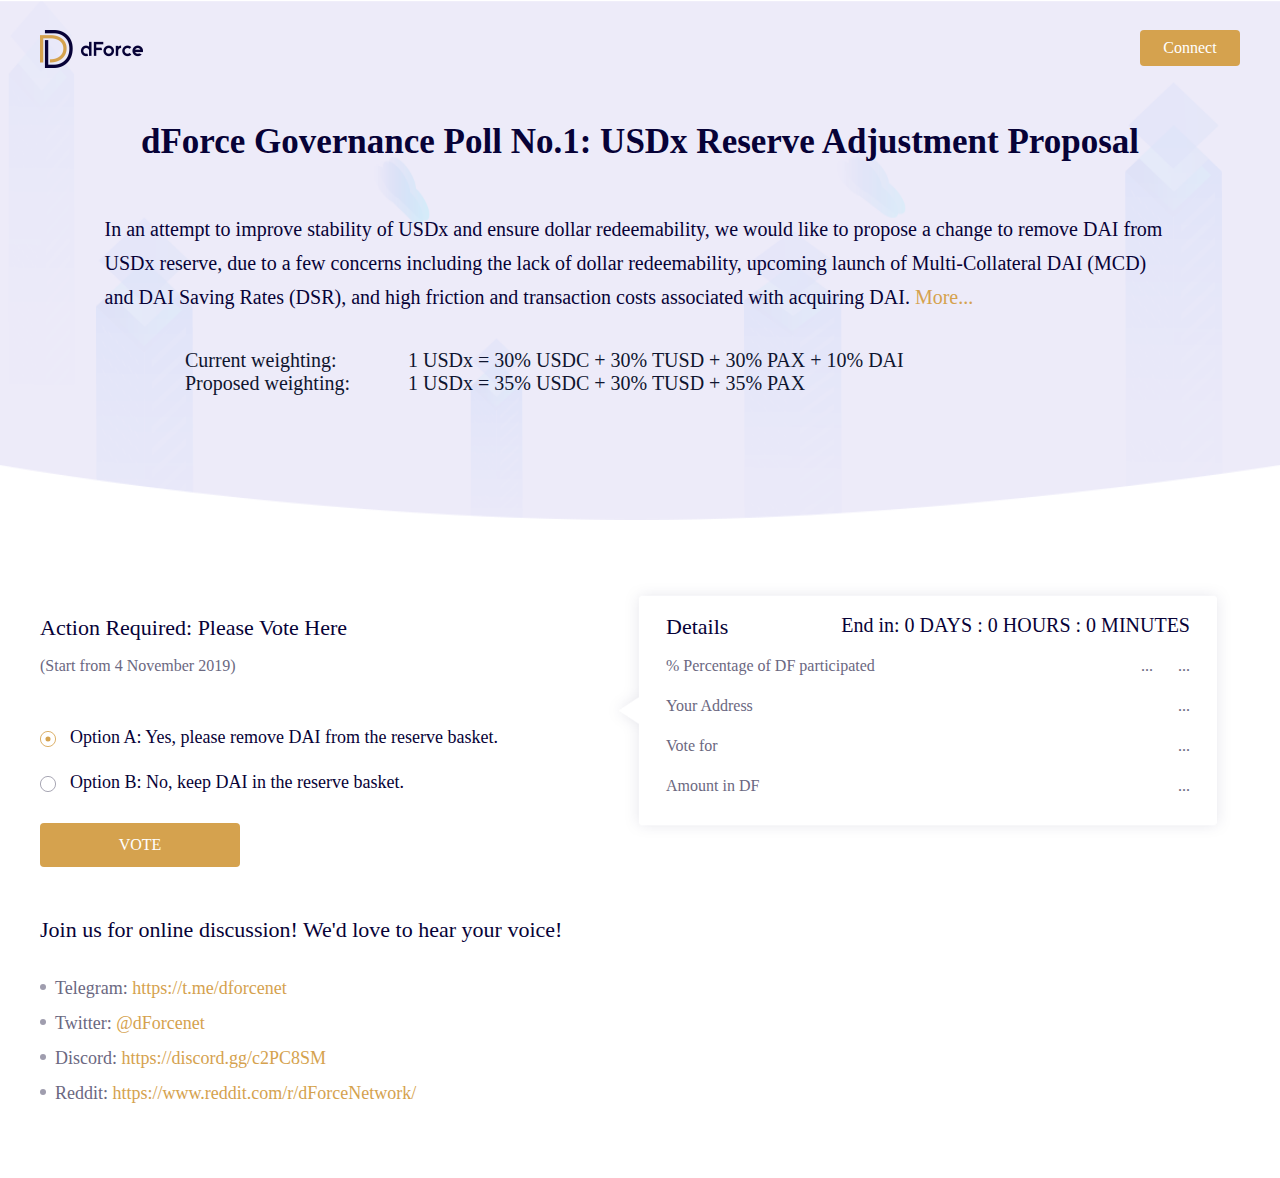
<file: dip001.html>
<!DOCTYPE html>
<html lang="en">

<head>
    <meta charset="UTF-8">
    <meta name="viewport" content="width=device-width, initial-scale=1">
    <meta http-equiv="X-UA-Compatible" content="ie=edge">

    <link rel="stylesheet" href="./src/css/vote.css" id="changecss">
    <link rel="shortcut icon" href="./favicon.ico">

    <style>
        @font-face {
            font-family: NotoSansHans-Regular;
            src: url('./src/font/NotoSansHans.otf')
        }
    </style>

    <title>vote</title>
</head>

<body>
    <div class="top">
        <div class="top_box">
            <div class="left">
                <img src="./src/images/devcon_ticket_logo.png" alt="" srcset="">
            </div>
            <div class="right">
                <div class="to_connect top_connect_btn">Connect</div>
            </div>
            <div class="clear"></div>
            <div class="top_title"> dForce Governance Poll No.1: USDx Reserve Adjustment Proposal </div>
            <!-- <div class="top_details">In an attempt to improve stability of USDx and ensure dollar redeemability, we would like to propose a change to remove DAI
            </div> -->
            <div class="top_details">In an attempt to improve stability of USDx and ensure dollar redeemability, we
                would like to propose a change to remove DAI from USDx reserve, due to a few concerns including the lack
                of dollar redeemability, upcoming launch of Multi-Collateral DAI (MCD) and DAI Saving Rates (DSR), and
                high friction and transaction costs associated with acquiring DAI.
                <a href="https://medium.com/@dforcenet/dforce-governance-poll-no-1-usdx-reserve-adjustment-proposal-f15312a18303"
                    target="_blank">More...</a>
            </div>

            <div class="section">
                <div class="secL">
                    <div>Current weighting:</div>
                    <div>Proposed weighting:</div>
                </div>
                <div class="secR">
                    <div>1 USDx = 30% USDC + 30% TUSD + 30% PAX + 10% DAI</div>
                    <div>1 USDx = 35% USDC + 30% TUSD + 35% PAX</div>
                </div>
                <div class="clear"></div>
            </div>
        </div>
    </div>
    <!-- ————————————————————————   华丽的分割线   ———————————————————————— -->
    <div class="main">
        <div class="main_left">
            <div class="m_title">Action Required: Please Vote Here</div>
            <div class="addPlus">(Start from 4 November 2019)</div>
            <div class="m_choosen">
                <img src="./src/images/vote_is_choosen.svg" alt="" srcset="" class="ichoiceA">
                <span>Option A: Yes, please remove DAI from the reserve basket.
                </span>
            </div>
            <div class="m_choosen">
                <img src="./src/images/vote_not_choosen.svg" alt="" srcset="" class="ichoiceB">
                <span>Option B: No, keep DAI in the reserve basket.
                </span>
            </div>
            <div class="vote_btn">VOTE</div>
        </div>
        <div class="main_right">
            <p class="details">Details</p>
            <p class="time">
                End in:
                <!-- <span class="time_days">0</span> DAYS :
                <span class="time_hours">0</span> HOURS :
                <span class="time_min">0</span> MINUTES -->

                <span class="">0</span> DAYS :
                <span class="">0</span> HOURS :
                <span class="">0</span> MINUTES
            </p>
            <div class="clear"></div>
            <div class="text_part">
                <div class="t_left">% Percentage of DF participated</div>
                <div class="t_right"><span class="totalPersent">...</span><span style="margin-left: 25px;"
                        class="totalVVV">...</span></div>
            </div>
            <div class="clear"></div>
            <div class="connect bottom_connect_btn" style='display: none'>CONNECT</div>
            <div class="i_am_bili" style='display: none'>
                <div class="yes">
                    <span>YES</span>
                    <span class="yesPersent">50%</span>
                </div>
                <div class="no">
                    <span>NO</span>
                    <span class="noPersent">50%</span>
                </div>
            </div>
            <div class="text_part">
                <div class="t_left">Your Address</div>
                <div class="t_right my_source">...</div>
            </div>
            <div class="text_part">
                <div class="t_left">Vote for</div>
                <div class="t_right my_option">...</div>
            </div>
            <div class="clear"></div>
            <div class="text_part">
                <div class="t_left">Amount in DF</div>
                <div class="t_right vote_amount">...</div>
            </div>
        </div>
        <div class="clear"></div>
    </div>
    <!-- ————————————————————————   华丽的分割线   ———————————————————————— -->
    <div class="bottom">
        <div class="b_title">Join us for online discussion! We'd love to hear your voice!
        </div>
        <ul>
            <li>Telegram: <a href="https://t.me/dforcenet" target="_blank">https://t.me/dforcenet</a> </li>
            <li>Twitter: <a href="https://twitter.com/dForcenet" target="_blank">@dForcenet</a> </li>
            <li>Discord: <a href="https://discord.gg/c2PC8SM" target="_blank">https://discord.gg/c2PC8SM</a> </li>
            <li>Reddit: <a href="https://www.reddit.com/r/dForceNetwork/"
                    target="_blank">https://www.reddit.com/r/dForceNetwork/</a> </li>
        </ul>
    </div>
</body>


<script src="./src/js/jquery.min.js"></script>
<script src="./src/js/static_vote.js"></script>
<script>
    // account 
    $(function () {
        if (typeof window.web3 === 'undefined') {
            return false;
        }
        var contractVote = web3.eth.contract(abiVote).at(addressVote_001);
        var contractDF = web3.eth.contract(abiDF).at(addressDF);

        var myAccount;
        var myAccountShort;
        var isConnected;
        var isVote;
        var i_choice_AorB = 'A';
        var total_A = 0;
        var total_B = 0;

        window.ethereum.on('accountsChanged', () => {
            console.log('00000000000000000000');
            // location.reload();
            // window.location.replace("http://192.168.200.109:9991/dforce/vote.html")
            connect_metamask();
            setTimeout(() => {
                check_isVote();
            }, 500)
        });

        connect_metamask();
        get_end_time();

        $(".noPersent").html('-')
        $(".yesPersent").html('-')

        var timer = setInterval(function () {
            getTotalVote();
        }, 1000 * 1);

        // 点击投票
        $(".vote_btn").click(function () {
            // if (isVote !== 0 || !isConnected) {
            //     return false;
            // }
            vote();
        })

        $(".top_connect_btn").click(function () {
            connect_metamask();
        })
        $(".bottom_connect_btn").click(function () {
            connect_metamask();
        })



        $(".ichoiceA").click(function () {
            console.log('aaaaa');
            i_choice_AorB = 'A';
            $(".ichoiceA").attr('src', './src/images/vote_is_choosen.svg');
            $(".ichoiceB").attr('src', './src/images/vote_not_choosen.svg');
        })
        $(".ichoiceB").click(function () {
            console.log('bbbbb');
            i_choice_AorB = 'B';
            $(".ichoiceA").attr('src', './src/images/vote_not_choosen.svg');
            $(".ichoiceB").attr('src', './src/images/vote_is_choosen.svg');
        })
        function vote() {
            var num = 1; // yes
            if (i_choice_AorB === 'B') {
                num = 2; // no
            }
            contractVote.vote.sendTransaction(num, { from: myAccount }, (err, ret) => {
                if (ret) {
                    // 投票成功 返回哈希
                    console.log(ret);
                    $(".vote_btn").html('VOTED').css({ 'background': 'rgba(217,216,233,1)', 'color': 'rgba(129,126,152,1)' });
                    var approveUSDxtimer = setInterval(() => {
                        web3.eth.getTransactionReceipt(ret, (err, data) => {
                            if (data && data.status === '0x1') {
                                clearInterval(approveUSDxtimer);
                                if (i_choice_AorB === 'A') {
                                    $(".my_option").html('YES');
                                }
                                if (i_choice_AorB === 'B') {
                                    $(".my_option").html('NO');
                                }
                                $(".my_source").html(window.web3.eth.accounts[0]);
                                contractDF.balanceOf.call(myAccount, (err, ret) => {
                                    if (ret) {
                                        console.log(ret);
                                        $(".vote_amount").html(formatNumber(ret));
                                    }
                                })
                                setTimeout(() => { check_isVote() }, 3000)
                            }
                        })
                    }, 2000);
                }
            })
        }

        function getTotalVote() {
            contractVote.getTotalVote.call(1, (err, res_A) => {
                if (res_A) {
                    contractVote.getTotalVote.call(2, (err, res_B) => {
                        total_A = formatNumber_number(res_A);
                        total_B = formatNumber_number(res_B);
                        var total_VOTE = total_A + total_B;
                        if (total_VOTE === 0) {
                            return false;
                        }
                        $(".totalPersent").html((Number((total_VOTE / 1000000000).toFixed(4)) * 100).toString() + '%')
                        var showNum = total_VOTE.toString();
                        if (showNum.indexOf('.') > 0) {
                            var a = showNum.substring(0, showNum.indexOf('.'));
                            a = toQfw(a);
                            var b = showNum.substring(showNum.indexOf('.'), showNum.length)
                            showNum = a + b;
                        }
                        // console.log(typeof showNum)

                        $(".totalVVV").html(showNum)

                        if (showNum.indexOf('.') > 0) {
                            $(".totalVVV").html(showNum.substring(0, (showNum.indexOf('.') + 3)))
                        }

                        if (total_A / total_VOTE === 0) {
                            $(".yes").css('display', 'none')
                            $(".no").css('width', '100%')
                            $(".noPersent").html('100%')
                            return;
                        }
                        if (total_A / total_VOTE === 1) {
                            $(".no").css('display', 'none')
                            $(".yes").css('width', '100%')
                            $(".yesPersent").html('100%')
                            return;
                        }

                        var part_A = ((((total_A / (total_A + total_B)).toFixed(4)) * 100).toFixed(2)) + '%';
                        // var part_B = ((((total_B / (total_A + total_B)).toFixed(4)) * 100).toFixed(2)) + '%';
                        var part_B = (100 - (((total_A / (total_A + total_B)).toFixed(4)) * 100).toFixed(2)) + '%';

                        // console.log('choice_A: ', total_A)
                        // console.log('choice_B: ', total_B)

                        $(".yes").css('display', 'block')
                        $(".no").css('display', 'block')

                        $(".yes").css('width', part_A)
                        $(".no").css('width', part_B)

                        $(".yesPersent").html(part_A)
                        $(".noPersent").html(part_B)

                        if (part_A.indexOf('.') > 0) {
                            if (part_A.substring(0, 5).indexOf('%') > 0) {
                                // $(".yesPersent").html(part_A.substring(0, 5))

                                if (part_A.substring(0, 5).split('.')[1].length === 2) {
                                    var newStr = part_A.substring(0, 5).split('.')[1];
                                    console.log(newStr)
                                    var newStr1 = newStr.substring(0, newStr.indexOf('%'));
                                    $(".yesPersent").html(part_A.substring(0, 5).split('.')[0] + '.' + newStr1 + '0%');
                                } else {
                                    $(".yesPersent").html(part_A.substring(0, 5))
                                }
                            } else {
                                $(".yesPersent").html(part_A.substring(0, 5) + '%')
                            }
                        }

                        if (part_B.indexOf('.') > 0) {
                            if (part_B.substring(0, 5).indexOf('%') > 0) {
                                // $(".noPersent").html(part_B.substring(0, 5))
                                if (part_B.substring(0, 5).split('.')[1].length === 2) {
                                    var newStr = part_B.substring(0, 5).split('.')[1];
                                    console.log(newStr)
                                    var newStr1 = newStr.substring(0, newStr.indexOf('%'));
                                    $(".noPersent").html(part_B.substring(0, 5).split('.')[0] + '.' + newStr1 + '0%');
                                } else {
                                    $(".noPersent").html(part_B.substring(0, 5))
                                }
                            } else {
                                $(".noPersent").html(part_B.substring(0, 5) + '%')
                            }
                        }

                        if ((total_A / total_VOTE) < 0.1) {
                            $(".yes").css('width', '10%')
                            $(".no").css('width', '90%')
                        }
                        if ((total_A / total_VOTE) > 0.9) {
                            $(".yes").css('width', '90%')
                            $(".no").css('width', '10%')
                        }

                        if ((total_A / total_VOTE) < 0.0001) {
                            $(".yesPersent").html('0.01%')
                            $(".noPersent").html('99.99%')
                        }
                        if ((total_B / total_VOTE) < 0.0001) {
                            $(".noPersent").html('0.01%')
                            $(".yesPersent").html('99.99%')
                        }
                    })
                }
            })
        }



        function connect_metamask() {
            web3.currentProvider.enable().then(
                res => {
                    console.log('myAccount: ', res[0]);
                    isConnected = true;
                    myAccount = res[0];
                    myAccountShort = myAccount.substring(0, 4) + '...' + myAccount.substring(myAccount.length - 4);
                    $(".top_connect_btn").html(myAccountShort).css({ 'background': 'none', 'color': 'rgba(7,2,55,1)' });
                    $(".bottom_connect_btn").css('display', 'none');
                    $(".i_am_bili").css('display', 'block');
                    check_isVote();
                },
                err => {
                    console.log(err);
                }
            )
        }

        function check_isVote() {
            contractVote.isVote.call(myAccount, (err, res) => {
                isVote = Number(res);
                if (isVote === 0) {
                    // alert(isVote)
                    console.log('not vote yet.');
                    $(".vote_amount").html('...');
                    $(".my_source").html('...');
                    $(".my_option").html('...');
                    $(".vote_btn").html('VOTE').css({ 'background': 'rgba(213, 162, 78, 1)', 'color': '#fff' });
                } else {
                    $(".vote_btn").html('VOTED').css({ 'background': 'rgba(217,216,233,1)', 'color': 'rgba(129,126,152,1)' });
                    if (isVote === 1) {
                        $(".my_option").html('YES');
                    }
                    if (isVote === 2) {
                        $(".my_option").html('NO');
                    }
                    $(".my_source").html(myAccount);
                    contractDF.balanceOf.call(myAccount, (err, ret) => {
                        if (ret) {
                            console.log(ret);
                            $(".vote_amount").html(formatNumber(ret));
                        }
                    })
                }
            })
        }

        function get_end_time() {
            contractVote.endTime.call((err, res_time) => {
                console.log(Number(res_time))
                if (res_time) {
                    setInterval(function () {
                        var nowTime = new Date();
                        var endTime = new Date(Number(res_time) * 1000);
                        var t = endTime.getTime() - nowTime.getTime();
                        var hour = Math.floor(t / 1000 / 60 / 60 % 24);
                        var d = Math.floor(t / 1000 / 60 / 60 / 24);
                        var min = Math.floor(t / 1000 / 60 % 60);
                        var sec = Math.floor(t / 1000 % 60);
                        if (hour < 10) {
                            hour = "0" + hour;
                        }
                        if (hour == 24) {
                            hour = "00";
                        }
                        if (min < 10) {
                            min = "0" + min;
                        }
                        var countDownTime = d + ":" + hour + ":" + min;
                        // console.log(countDownTime)
                        $('.time_days').html(d);
                        $('.time_hours').html(hour);
                        $('.time_min').html(min);
                    }, 1000);
                }
            })
        }


        // str.replace(/(\d{1,3})(?=(\d{3})+$)/g,"$1,")
        function formatNumber(BNr) {
            var originStr = '0';
            if (BNr.toFixed() < (10 ** 15) && BNr.toFixed() > 0) {
                return '0.00';
            }
            originStr = BNr.div(10 ** 18).toString(10);
            if (originStr.indexOf('.') > 0) {
                originStr = originStr.substr(0, originStr.indexOf('.') + 3);
                if (originStr.length >= 12) {
                    originStr = originStr.substr(0, 11);
                    return originStr.replace(/(\d{1,3})(?=(\d{3})+$)/g, "$1,");
                } else {
                    return originStr.replace(/(\d{1,3})(?=(\d{3})+$)/g, "$1,");
                }
            } else if (isNaN(originStr)) {
                return '0.00'
            } else {
                return originStr.replace(/(\d{1,3})(?=(\d{3})+$)/g, "$1,") + '.00';
            }
        }

        function formatNumber_bbbbbbbbbbbb(BNr) {
            console.log(BNr)
            var originStr = '0';
            originStr = BNr.toString(10);


            if (originStr.indexOf('.') > 0) {
                originStr = originStr.substr(0, originStr.indexOf('.') + 3);
                if (originStr.length >= 12) {
                    originStr = originStr.substr(0, 11);
                    return originStr.replace(/(\d{1,3})(?=(\d{3})+$)/g, "$1,");
                } else {
                    console.log('111111111111111')
                    console.log(originStr)
                    return originStr.replace(/(\d{1,3})(?=(\d{3})+$)/g, "$1,");
                }
            } else if (isNaN(originStr)) {
                console.log(originStr)
                return '0.00'
            } else {
                return originStr.replace(/(\d{1,3})(?=(\d{3})+$)/g, "$1,") + '.00';
            }
        }


        function toQfw(n) {
            var str_n = n;
            var result = "";
            while (str_n.length > 3) {
                result = "," + str_n.slice(-3) + result;
                str_n = str_n.slice(0, str_n.length - 3)
            }
            if (str_n) {
                return (str_n + result)
            }
        };

        function formatNumber_number(BNr) {
            var originStr = '0';
            if (BNr.toFixed() < (10 ** 15) && BNr.toFixed() > 0) {
                return 0;
            }
            originStr = BNr.div(10 ** 18).toString(10);
            if (originStr.indexOf('.') > 0) {
                originStr = originStr.substr(0, originStr.indexOf('.') + 3);
                if (originStr.length >= 12) {
                    return originStr = Number(originStr.substr(0, 11));
                } else {
                    return Number(originStr);
                }
            } else if (isNaN(originStr)) {
                return 0
            } else {
                return Number(originStr);
            }
        }

    })
</script>

</html>
</file>
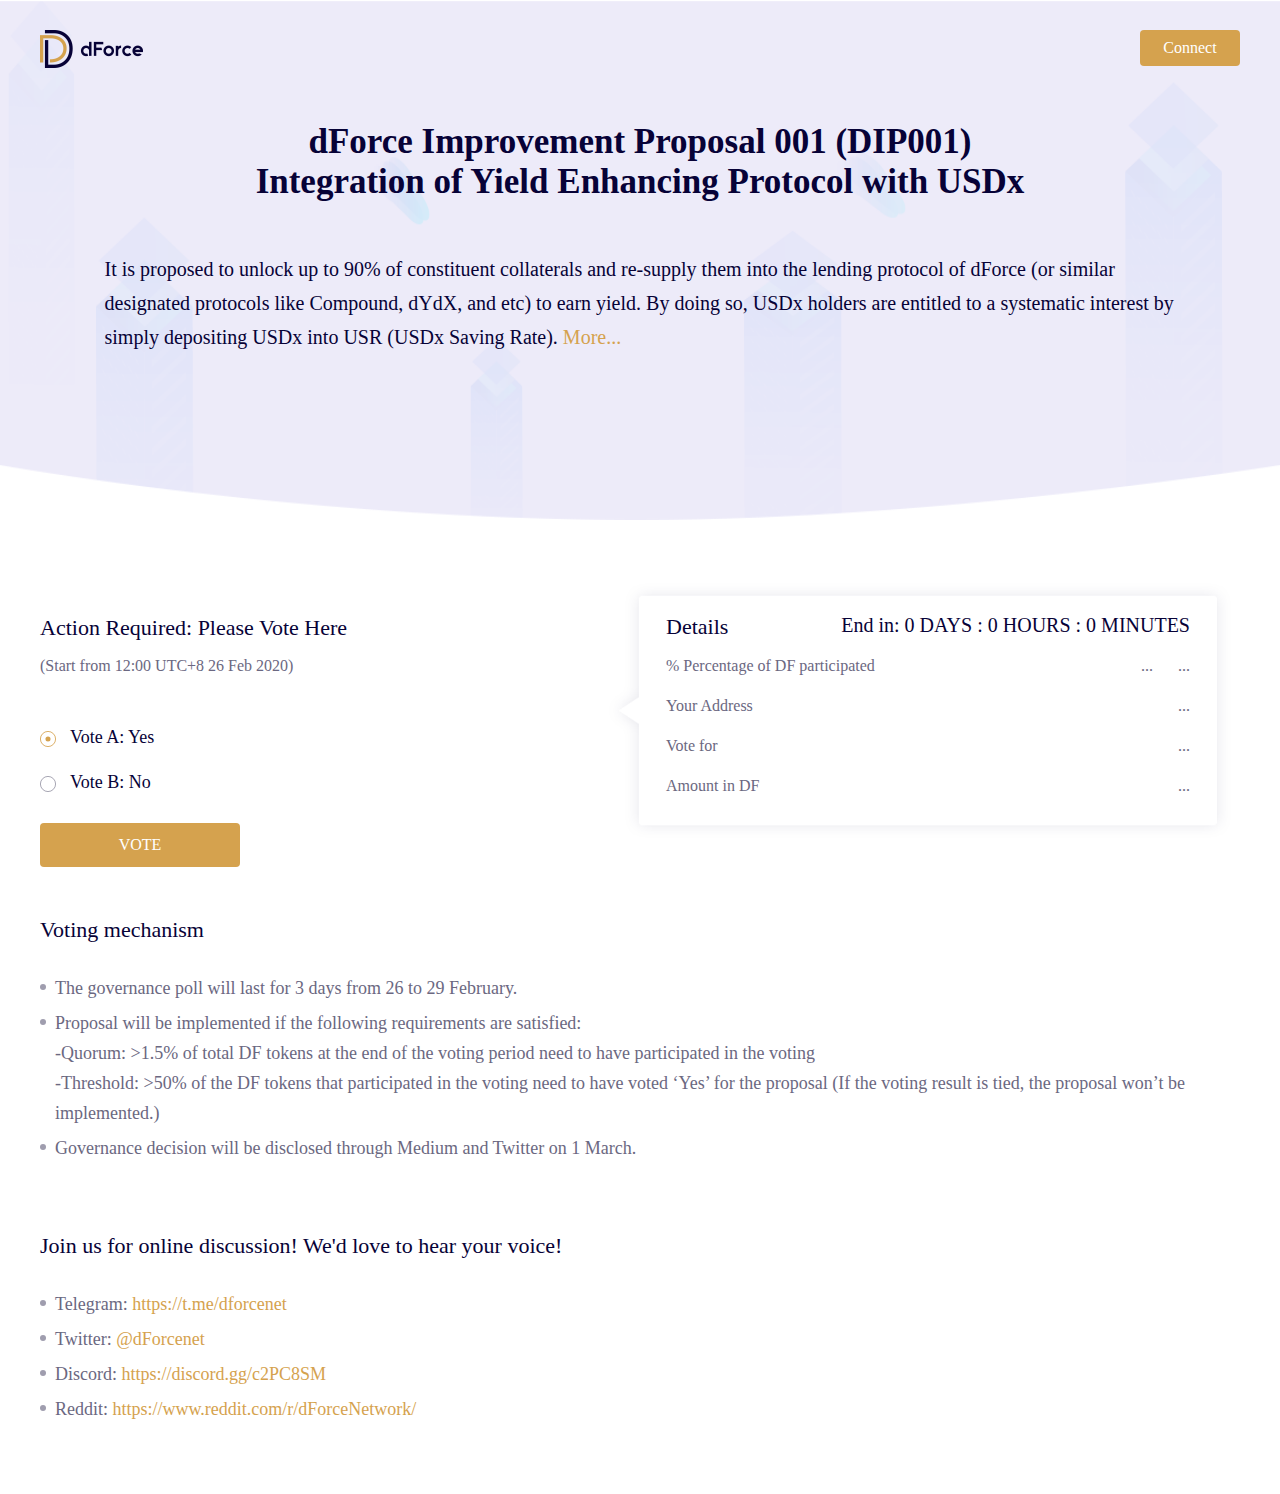
<file: dip002.html>
<!DOCTYPE html>
<html lang="en">

<head>
    <meta charset="UTF-8">
    <meta name="viewport" content="width=device-width, initial-scale=1">
    <meta http-equiv="X-UA-Compatible" content="ie=edge">

    <link rel="stylesheet" href="./src/css/vote.css" id="changecss">
    <link rel="shortcut icon" href="./favicon.ico">

    <style>
        @font-face {
            font-family: NotoSansHans-Regular;
            src: url('./src/font/NotoSansHans.otf')
        }
    </style>

    <title>vote</title>
</head>

<body>
    <div class="top">
        <div class="top_box">
            <div class="left">
                <img src="./src/images/devcon_ticket_logo.png" alt="" srcset="">
            </div>
            <div class="right">
                <div class="to_connect top_connect_btn">Connect</div>
            </div>
            <div class="clear"></div>
            <div class="top_title">
                dForce Improvement Proposal 001 (DIP001)<br />
                Integration of Yield Enhancing Protocol with USDx
            </div>
            <!-- <div class="top_details">In an attempt to improve stability of USDx and ensure dollar redeemability, we would like to propose a change to remove DAI
            </div> -->
            <div class="top_details">
                It is proposed to unlock up to 90% of constituent collaterals and re-supply them
                into the lending protocol of dForce (or similar designated protocols like Compound, dYdX, and etc) to
                earn yield. By doing so, USDx holders are entitled to a systematic interest by simply depositing
                USDx into USR (USDx Saving Rate).
                <a href="https://medium.com/dforcenet/dforce-improvement-proposal-001-dip001-a78dc740841e"
                    target="_blank">
                    More...
                </a>
            </div>
        </div>
    </div>
    <!-- ————————————————————————   华丽的分割线   ———————————————————————— -->
    <div class="main">
        <div class="main_left">
            <div class="m_title">Action Required: Please Vote Here</div>
            <div class="addPlus">(Start from 12:00 UTC+8 26 Feb 2020)</div>
            <div class="m_choosen">
                <img src="./src/images/vote_is_choosen.svg" alt="" srcset="" class="ichoiceA">
                <span>Vote A: Yes</span>
            </div>
            <div class="m_choosen">
                <img src="./src/images/vote_not_choosen.svg" alt="" srcset="" class="ichoiceB">
                <span>Vote B: No</span>
            </div>
            <div class="vote_btn">VOTE</div>
        </div>
        <div class="main_right">
            <p class="details">Details</p>
            <p class="time">
                End in:
                <!-- <span class="time_days">0</span> DAYS :
                <span class="time_hours">0</span> HOURS :
                <span class="time_min">0</span> MINUTES -->

                <span class="">0</span> DAYS :
                <span class="">0</span> HOURS :
                <span class="">0</span> MINUTES
            </p>
            <div class="clear"></div>
            <div class="text_part">
                <div class="t_left">% Percentage of DF participated</div>
                <div class="t_right"><span class="totalPersent">...</span><span style="margin-left: 25px;"
                        class="totalVVV">...</span></div>
            </div>
            <div class="clear"></div>
            <div class="connect bottom_connect_btn" style='display: none'>CONNECT</div>
            <div class="i_am_bili" style='display: none'>
                <div class="yes">
                    <span>YES</span>
                    <span class="yesPersent">50%</span>
                </div>
                <div class="no">
                    <span>NO</span>
                    <span class="noPersent">50%</span>
                </div>
            </div>
            <div class="text_part">
                <div class="t_left">Your Address</div>
                <div class="t_right my_source">...</div>
            </div>
            <div class="text_part">
                <div class="t_left">Vote for</div>
                <div class="t_right my_option">...</div>
            </div>
            <div class="clear"></div>
            <div class="text_part">
                <div class="t_left">Amount in DF</div>
                <div class="t_right vote_amount">...</div>
            </div>
        </div>
        <div class="clear"></div>
    </div>
    <!-- ————————————————————————   华丽的分割线   ———————————————————————— -->
    <div class="bottom">
        <div class="b_title">
            Voting mechanism
        </div>
        <ul>
            <li>The governance poll will last for 3 days from 26 to 29 February.</li>
            <li>
                Proposal will be implemented if the following requirements are satisfied:
                <br />
                -Quorum: >1.5% of total DF tokens at the end of the voting period need to have participated in the
                voting
                <br />
                -Threshold: >50% of the DF tokens that participated in the voting need to have voted ‘Yes’ for the
                proposal (If the voting result is tied, the
                proposal won’t be implemented.)
            </li>
            <li>Governance decision will be disclosed through Medium and Twitter on 1 March.</li>
        </ul>
    </div>


    <div class="bottom">
        <div class="b_title">
            Join us for online discussion! We'd love to hear your voice!
        </div>
        <ul>
            <li>Telegram: <a href="https://t.me/dforcenet" target="_blank">https://t.me/dforcenet</a> </li>
            <li>Twitter: <a href="https://twitter.com/dForcenet" target="_blank">@dForcenet</a> </li>
            <li>Discord: <a href="https://discord.gg/c2PC8SM" target="_blank">https://discord.gg/c2PC8SM</a> </li>
            <li>Reddit: <a href="https://www.reddit.com/r/dForceNetwork/"
                    target="_blank">https://www.reddit.com/r/dForceNetwork/</a> </li>
        </ul>
    </div>
</body>


<script src="./src/js/jquery.min.js"></script>
<script src="./src/js/static_vote.js"></script>
<script>
    // account 
    $(function () {
        if (typeof window.web3 === 'undefined') {
            return false;
        }
        var contractVote = web3.eth.contract(abiVote).at(addressVote_002);
        var contractDF = web3.eth.contract(abiDF).at(addressDF);

        var myAccount;
        var myAccountShort;
        var isConnected;
        var isVote;
        var i_choice_AorB = 'A';
        var total_A = 0;
        var total_B = 0;

        window.ethereum.on('accountsChanged', () => {
            console.log('00000000000000000000');
            // location.reload();
            // window.location.replace("http://192.168.200.109:9991/dforce/vote.html")
            connect_metamask();
            setTimeout(() => {
                check_isVote();
            }, 500)
        });

        connect_metamask();
        get_end_time();

        $(".noPersent").html('-')
        $(".yesPersent").html('-')

        var timer = setInterval(function () {
            getTotalVote();
        }, 1000 * 1);

        // 点击投票
        $(".vote_btn").click(function () {
            // if (isVote !== 0 || !isConnected) {
            //     return false;
            // }
            vote();
        })

        $(".top_connect_btn").click(function () {
            connect_metamask();
        })
        $(".bottom_connect_btn").click(function () {
            connect_metamask();
        })



        $(".ichoiceA").click(function () {
            console.log('aaaaa');
            i_choice_AorB = 'A';
            $(".ichoiceA").attr('src', './src/images/vote_is_choosen.svg');
            $(".ichoiceB").attr('src', './src/images/vote_not_choosen.svg');
        })
        $(".ichoiceB").click(function () {
            console.log('bbbbb');
            i_choice_AorB = 'B';
            $(".ichoiceA").attr('src', './src/images/vote_not_choosen.svg');
            $(".ichoiceB").attr('src', './src/images/vote_is_choosen.svg');
        })
        function vote() {
            var num = 1; // yes
            if (i_choice_AorB === 'B') {
                num = 2; // no
            }
            contractVote.vote.sendTransaction(num, { from: myAccount }, (err, ret) => {
                if (ret) {
                    // 投票成功 返回哈希
                    console.log(ret);
                    $(".vote_btn").html('VOTED').css({ 'background': 'rgba(217,216,233,1)', 'color': 'rgba(129,126,152,1)' });
                    var approveUSDxtimer = setInterval(() => {
                        web3.eth.getTransactionReceipt(ret, (err, data) => {
                            if (data && data.status === '0x1') {
                                clearInterval(approveUSDxtimer);
                                if (i_choice_AorB === 'A') {
                                    $(".my_option").html('YES');
                                }
                                if (i_choice_AorB === 'B') {
                                    $(".my_option").html('NO');
                                }
                                $(".my_source").html(window.web3.eth.accounts[0]);
                                contractDF.balanceOf.call(myAccount, (err, ret) => {
                                    if (ret) {
                                        console.log(ret);
                                        $(".vote_amount").html(formatNumber(ret));
                                    }
                                })
                                setTimeout(() => { check_isVote() }, 3000)
                            }
                        })
                    }, 2000);
                }
            })
        }

        function getTotalVote() {
            contractVote.getTotalVote.call(1, (err, res_A) => {
                if (res_A) {
                    contractVote.getTotalVote.call(2, (err, res_B) => {
                        total_A = formatNumber_number(res_A);
                        total_B = formatNumber_number(res_B);
                        var total_VOTE = total_A + total_B;
                        if (total_VOTE === 0) {
                            return false;
                        }
                        $(".totalPersent").html((Number((total_VOTE / 1000000000).toFixed(4)) * 100).toString() + '%')
                        var showNum = total_VOTE.toString();
                        if (showNum.indexOf('.') > 0) {
                            var a = showNum.substring(0, showNum.indexOf('.'));
                            a = toQfw(a);
                            var b = showNum.substring(showNum.indexOf('.'), showNum.length)
                            showNum = a + b;
                        }
                        // console.log(typeof showNum)

                        $(".totalVVV").html(showNum)

                        if (showNum.indexOf('.') > 0) {
                            $(".totalVVV").html(showNum.substring(0, (showNum.indexOf('.') + 3)))
                        }

                        if (total_A / total_VOTE === 0) {
                            $(".yes").css('display', 'none')
                            $(".no").css('width', '100%')
                            $(".noPersent").html('100%')
                            return;
                        }
                        if (total_A / total_VOTE === 1) {
                            $(".no").css('display', 'none')
                            $(".yes").css('width', '100%')
                            $(".yesPersent").html('100%')
                            return;
                        }

                        var part_A = ((((total_A / (total_A + total_B)).toFixed(4)) * 100).toFixed(2)) + '%';
                        // var part_B = ((((total_B / (total_A + total_B)).toFixed(4)) * 100).toFixed(2)) + '%';
                        var part_B = (100 - (((total_A / (total_A + total_B)).toFixed(4)) * 100).toFixed(2)) + '%';

                        // console.log('choice_A: ', total_A)
                        // console.log('choice_B: ', total_B)

                        $(".yes").css('display', 'block')
                        $(".no").css('display', 'block')

                        $(".yes").css('width', part_A)
                        $(".no").css('width', part_B)

                        $(".yesPersent").html(part_A)
                        $(".noPersent").html(part_B)

                        if (part_A.indexOf('.') > 0) {
                            if (part_A.substring(0, 5).indexOf('%') > 0) {
                                // $(".yesPersent").html(part_A.substring(0, 5))

                                if (part_A.substring(0, 5).split('.')[1].length === 2) {
                                    var newStr = part_A.substring(0, 5).split('.')[1];
                                    console.log(newStr)
                                    var newStr1 = newStr.substring(0, newStr.indexOf('%'));
                                    $(".yesPersent").html(part_A.substring(0, 5).split('.')[0] + '.' + newStr1 + '0%');
                                } else {
                                    $(".yesPersent").html(part_A.substring(0, 5))
                                }
                            } else {
                                $(".yesPersent").html(part_A.substring(0, 5) + '%')
                            }
                        }

                        if (part_B.indexOf('.') > 0) {
                            if (part_B.substring(0, 5).indexOf('%') > 0) {
                                // $(".noPersent").html(part_B.substring(0, 5))
                                if (part_B.substring(0, 5).split('.')[1].length === 2) {
                                    var newStr = part_B.substring(0, 5).split('.')[1];
                                    console.log(newStr)
                                    var newStr1 = newStr.substring(0, newStr.indexOf('%'));
                                    $(".noPersent").html(part_B.substring(0, 5).split('.')[0] + '.' + newStr1 + '0%');
                                } else {
                                    $(".noPersent").html(part_B.substring(0, 5))
                                }
                            } else {
                                $(".noPersent").html(part_B.substring(0, 5) + '%')
                            }
                        }

                        if ((total_A / total_VOTE) < 0.1) {
                            $(".yes").css('width', '10%')
                            $(".no").css('width', '90%')
                        }
                        if ((total_A / total_VOTE) > 0.9) {
                            $(".yes").css('width', '90%')
                            $(".no").css('width', '10%')
                        }

                        if ((total_A / total_VOTE) < 0.0001) {
                            $(".yesPersent").html('0.01%')
                            $(".noPersent").html('99.99%')
                        }
                        if ((total_B / total_VOTE) < 0.0001) {
                            $(".noPersent").html('0.01%')
                            $(".yesPersent").html('99.99%')
                        }
                    })
                }
            })
        }



        function connect_metamask() {
            web3.currentProvider.enable().then(
                res => {
                    console.log('myAccount: ', res[0]);
                    isConnected = true;
                    myAccount = res[0];
                    myAccountShort = myAccount.substring(0, 4) + '...' + myAccount.substring(myAccount.length - 4);
                    $(".top_connect_btn").html(myAccountShort).css({ 'background': 'none', 'color': 'rgba(7,2,55,1)' });
                    $(".bottom_connect_btn").css('display', 'none');
                    $(".i_am_bili").css('display', 'block');
                    check_isVote();
                },
                err => {
                    console.log(err);
                }
            )
        }

        function check_isVote() {
            contractVote.isVote.call(myAccount, (err, res) => {
                isVote = Number(res);
                if (isVote === 0) {
                    // alert(isVote)
                    console.log('not vote yet.');
                    $(".vote_amount").html('...');
                    $(".my_source").html('...');
                    $(".my_option").html('...');
                    $(".vote_btn").html('VOTE').css({ 'background': 'rgba(213, 162, 78, 1)', 'color': '#fff' });
                } else {
                    $(".vote_btn").html('VOTED').css({ 'background': 'rgba(217,216,233,1)', 'color': 'rgba(129,126,152,1)' });
                    if (isVote === 1) {
                        $(".my_option").html('YES');
                    }
                    if (isVote === 2) {
                        $(".my_option").html('NO');
                    }
                    $(".my_source").html(myAccount);
                    contractDF.balanceOf.call(myAccount, (err, ret) => {
                        if (ret) {
                            console.log('amount in DF: ', ret.toString());
                            $(".vote_amount").html(formatNumber(ret));
                        }
                    })
                }
            })
        }

        function get_end_time() {
            contractVote.endTime.call((err, res_time) => {
                console.log(Number(res_time))
                if (res_time) {
                    setInterval(function () {
                        var nowTime = new Date();
                        var endTime = new Date(Number(res_time) * 1000);
                        var t = endTime.getTime() - nowTime.getTime();
                        var hour = Math.floor(t / 1000 / 60 / 60 % 24);
                        var d = Math.floor(t / 1000 / 60 / 60 / 24);
                        var min = Math.floor(t / 1000 / 60 % 60);
                        var sec = Math.floor(t / 1000 % 60);
                        if (hour < 10) {
                            hour = "0" + hour;
                        }
                        if (hour == 24) {
                            hour = "00";
                        }
                        if (min < 10) {
                            min = "0" + min;
                        }
                        var countDownTime = d + ":" + hour + ":" + min;
                        // console.log(countDownTime)
                        $('.time_days').html(d);
                        $('.time_hours').html(hour);
                        $('.time_min').html(min);
                    }, 1000);
                }
            })
        }


        // str.replace(/(\d{1,3})(?=(\d{3})+$)/g,"$1,")
        function formatNumber(BNr) {
            var originStr = '0';
            if (BNr.toFixed() < (10 ** 15) && BNr.toFixed() > 0) {
                return '0.00';
            }
            originStr = BNr.div(10 ** 18).toString(10);
            if (originStr.indexOf('.') > 0) {
                originStr = originStr.substr(0, originStr.indexOf('.') + 3);
                if (originStr.length >= 12) {
                    originStr = originStr.substr(0, 11);
                    return originStr.replace(/(\d{1,3})(?=(\d{3})+$)/g, "$1,");
                } else {
                    return originStr.replace(/(\d{1,3})(?=(\d{3})+$)/g, "$1,");
                }
            } else if (isNaN(originStr)) {
                return '0.00'
            } else {
                return originStr.replace(/(\d{1,3})(?=(\d{3})+$)/g, "$1,") + '.00';
            }
        }

        function formatNumber_bbbbbbbbbbbb(BNr) {
            console.log(BNr)
            var originStr = '0';
            originStr = BNr.toString(10);


            if (originStr.indexOf('.') > 0) {
                originStr = originStr.substr(0, originStr.indexOf('.') + 3);
                if (originStr.length >= 12) {
                    originStr = originStr.substr(0, 11);
                    return originStr.replace(/(\d{1,3})(?=(\d{3})+$)/g, "$1,");
                } else {
                    console.log('111111111111111')
                    console.log(originStr)
                    return originStr.replace(/(\d{1,3})(?=(\d{3})+$)/g, "$1,");
                }
            } else if (isNaN(originStr)) {
                console.log(originStr)
                return '0.00'
            } else {
                return originStr.replace(/(\d{1,3})(?=(\d{3})+$)/g, "$1,") + '.00';
            }
        }


        function toQfw(n) {
            var str_n = n;
            var result = "";
            while (str_n.length > 3) {
                result = "," + str_n.slice(-3) + result;
                str_n = str_n.slice(0, str_n.length - 3)
            }
            if (str_n) {
                return (str_n + result)
            }
        };

        function formatNumber_number(BNr) {
            var originStr = '0';
            if (BNr.toFixed() < (10 ** 15) && BNr.toFixed() > 0) {
                return 0;
            }
            originStr = BNr.div(10 ** 18).toString(10);
            if (originStr.indexOf('.') > 0) {
                originStr = originStr.substr(0, originStr.indexOf('.') + 3);
                if (originStr.length >= 12) {
                    return originStr = Number(originStr.substr(0, 11));
                } else {
                    return Number(originStr);
                }
            } else if (isNaN(originStr)) {
                return 0
            } else {
                return Number(originStr);
            }
        }

    })
</script>

</html>
</file>
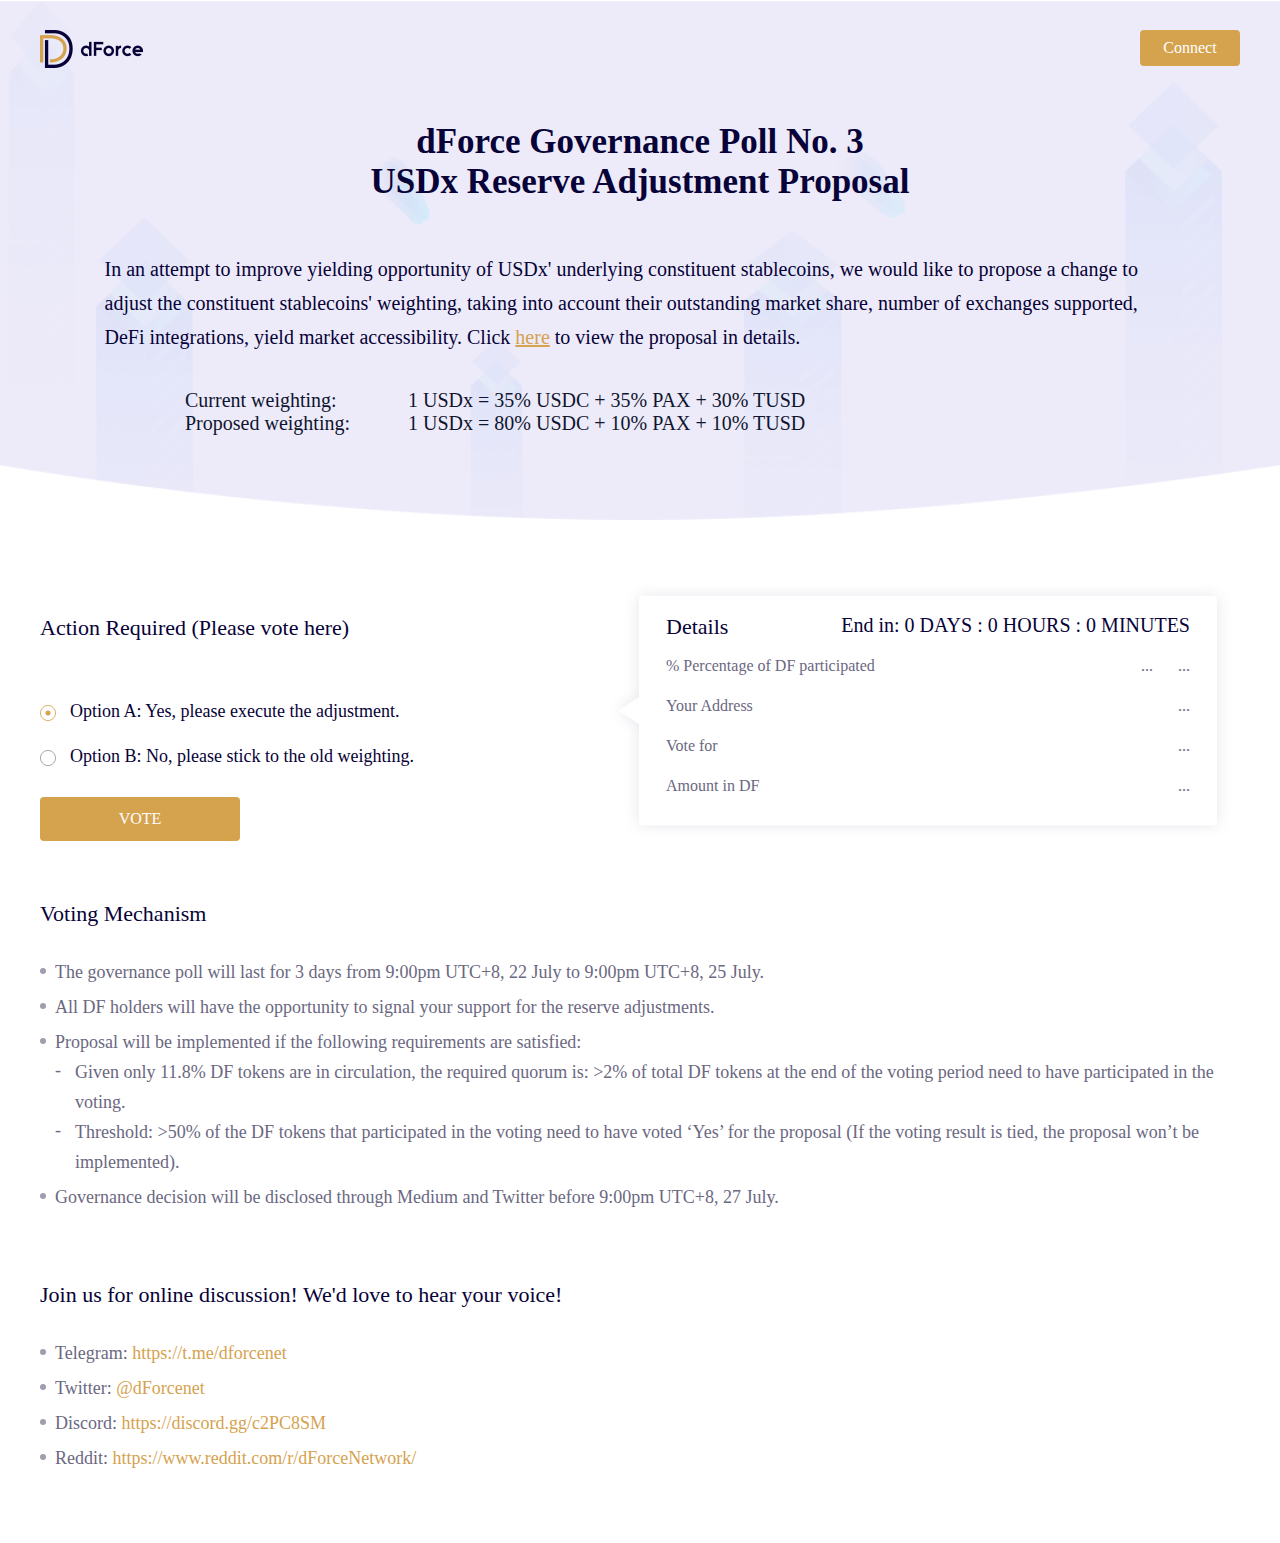
<file: dip003.html>
<!DOCTYPE html>
<html lang="en">

<head>
    <meta charset="UTF-8">
    <meta name="viewport" content="width=device-width, initial-scale=1">
    <meta http-equiv="X-UA-Compatible" content="ie=edge">

    <link rel="stylesheet" href="./src/css/vote.css" id="changecss">
    <link rel="shortcut icon" href="./favicon.ico">

    <style>
        @font-face {
            font-family: NotoSansHans-Regular;
            src: url('./src/font/NotoSansHans.otf')
        }

        .spe-span {
            display: block;
            /* background-color: red; */
            padding-left: 20px;
            position: relative;
        }

        .spe-span::before {
            content: '-';
            position: absolute;
            left: 0;
            top: -2px;
        }

        .to_connect {
            text-align: center;
        }
    </style>

    <title>vote</title>
</head>

<body>
    <div class="top">
        <div class="top_box">
            <div class="left">
                <img src="./src/images/devcon_ticket_logo.png" alt="" srcset="">
            </div>
            <div class="right">
                <div class="to_connect top_connect_btn">Connect</div>
            </div>
            <div class="clear"></div>
            <div class="top_title">
                dForce Governance Poll No. 3 <br />
                USDx Reserve Adjustment Proposal
            </div>
            <!-- <div class="top_details">In an attempt to improve stability of USDx and ensure dollar redeemability, we would like to propose a change to remove DAI
            </div> -->
            <div class="top_details">
                In an attempt to improve yielding opportunity of USDx' underlying constituent stablecoins, we would like
                to propose a change to adjust the constituent stablecoins' weighting, taking into account their
                outstanding market share, number of exchanges supported, DeFi integrations, yield market accessibility.
                Click <a
                    href="https://medium.com/dforcenet/dforce-governance-poll-no-3-usdx-reserve-adjustment-proposal-35db404f0c8b"
                    target="_blank" style="text-decoration: underline;">here</a> to view the proposal in
                details.

            </div>

            <div class="section">
                <div class="secL">
                    <div>Current weighting:</div>
                    <div>Proposed weighting:</div>
                </div>
                <div class="secR">
                    <div>1 USDx = 35% USDC + 35% PAX + 30% TUSD</div>
                    <div>1 USDx = 80% USDC + 10% PAX + 10% TUSD</div>
                </div>
                <div class="clear"></div>
            </div>
        </div>
    </div>
    <!-- ————————————————————————   华丽的分割线   ———————————————————————— -->
    <div class="main">
        <div class="main_left">
            <div class="m_title">Action Required (Please vote here)</div>
            <!-- <div class="addPlus">(Start from 12:00 UTC+8 26 Feb 2020)</div> -->
            <div class="m_choosen">
                <img src="./src/images/vote_is_choosen.svg" alt="" srcset="" class="ichoiceA">
                <span>Option A: Yes, please execute the adjustment.</span>
            </div>
            <div class="m_choosen">
                <img src="./src/images/vote_not_choosen.svg" alt="" srcset="" class="ichoiceB">
                <span>Option B: No, please stick to the old weighting.</span>
            </div>
            <div class="vote_btn">VOTE</div>
        </div>
        <div class="main_right">
            <p class="details">Details</p>
            <p class="time">
                End in:
                <!-- <span class="time_days">0</span> DAYS :
                <span class="time_hours">0</span> HOURS :
                <span class="time_min">0</span> MINUTES -->

                <span class="">0</span> DAYS :
                <span class="">0</span> HOURS :
                <span class="">0</span> MINUTES
            </p>
            <div class="clear"></div>
            <div class="text_part">
                <div class="t_left">% Percentage of DF participated</div>
                <div class="t_right"><span class="totalPersent">...</span><span style="margin-left: 25px;"
                        class="totalVVV">...</span></div>
            </div>
            <div class="clear"></div>
            <div class="connect bottom_connect_btn" style='display: none'>CONNECT</div>
            <div class="i_am_bili" style='display: none'>
                <div class="yes">
                    <span>YES</span>
                    <span class="yesPersent">50%</span>
                </div>
                <div class="no">
                    <span>NO</span>
                    <span class="noPersent">50%</span>
                </div>
            </div>
            <div class="text_part">
                <div class="t_left">Your Address</div>
                <div class="t_right my_source">...</div>
            </div>
            <div class="text_part">
                <div class="t_left">Vote for</div>
                <div class="t_right my_option">...</div>
            </div>
            <div class="clear"></div>
            <div class="text_part">
                <div class="t_left">Amount in DF</div>
                <div class="t_right vote_amount">...</div>
            </div>
        </div>
        <div class="clear"></div>
    </div>
    <!-- ————————————————————————   华丽的分割线   ———————————————————————— -->
    <div class="bottom">
        <div class="b_title">
            Voting Mechanism
        </div>
        <ul>
            <li>The governance poll will last for 3 days from 9:00pm UTC+8, 22 July to 9:00pm UTC+8, 25 July.</li>
            <li>All DF holders will have the opportunity to signal your support for the reserve adjustments.</li>
            <li>
                Proposal will be implemented if the following requirements are satisfied:
                <br />
                <span class="spe-span">
                    Given only 11.8% DF tokens are in circulation, the required quorum is: >2% of total DF tokens at the
                    end of the voting period need to have participated in the voting.
                </span>
                <span class="spe-span">
                    Threshold: >50% of the DF tokens that participated in the voting need to have voted ‘Yes’ for the
                    proposal (If the voting result is tied, the proposal won’t be implemented).
                </span>
            </li>
            <li>Governance decision will be disclosed through Medium and Twitter before 9:00pm UTC+8, 27 July.</li>
        </ul>
    </div>


    <div class="bottom">
        <div class="b_title">
            Join us for online discussion! We'd love to hear your voice!
        </div>
        <ul>
            <li>Telegram: <a href="https://t.me/dforcenet" target="_blank">https://t.me/dforcenet</a> </li>
            <li>Twitter: <a href="https://twitter.com/dForcenet" target="_blank">@dForcenet</a> </li>
            <li>Discord: <a href="https://discord.gg/c2PC8SM" target="_blank">https://discord.gg/c2PC8SM</a> </li>
            <li>Reddit: <a href="https://www.reddit.com/r/dForceNetwork/"
                    target="_blank">https://www.reddit.com/r/dForceNetwork/</a> </li>
        </ul>
    </div>
</body>


<script src="./src/js/jquery.min.js"></script>
<script src="./src/js/static_vote.js"></script>
<script>
    // account 
    $(function () {
        if (typeof window.web3 === 'undefined') {
            return false;
        }
        var contractVote = web3.eth.contract(abiVote).at(addressVote_003);
        var contractDF = web3.eth.contract(abiDF).at(addressDF);

        var myAccount;
        var myAccountShort;
        var isConnected;
        var isVote;
        var i_choice_AorB = 'A';
        var total_A = 0;
        var total_B = 0;

        window.ethereum.on('accountsChanged', () => {
            console.log('00000000000000000000');
            // location.reload();
            // window.location.replace("http://192.168.200.109:9991/dforce/vote.html")
            connect_metamask();
            setTimeout(() => {
                check_isVote();
            }, 500)
        });

        connect_metamask();
        get_end_time();

        $(".noPersent").html('-')
        $(".yesPersent").html('-')

        var timer = setInterval(function () {
            getTotalVote();
        }, 1000 * 1);

        // 点击投票
        $(".vote_btn").click(function () {
            // if (isVote !== 0 || !isConnected) {
            //     return false;
            // }
            vote();
        })

        $(".top_connect_btn").click(function () {
            // console.log('12345');
            connect_metamask();
        })
        $(".bottom_connect_btn").click(function () {
            connect_metamask();
        })



        $(".ichoiceA").click(function () {
            console.log('aaaaa');
            i_choice_AorB = 'A';
            $(".ichoiceA").attr('src', './src/images/vote_is_choosen.svg');
            $(".ichoiceB").attr('src', './src/images/vote_not_choosen.svg');
        })
        $(".ichoiceB").click(function () {
            console.log('bbbbb');
            i_choice_AorB = 'B';
            $(".ichoiceA").attr('src', './src/images/vote_not_choosen.svg');
            $(".ichoiceB").attr('src', './src/images/vote_is_choosen.svg');
        })

        function vote() {
            var num = 1; // yes
            if (i_choice_AorB === 'B') {
                num = 2; // no
            }
            contractVote.vote.sendTransaction(num, { from: myAccount }, (err, ret) => {
                if (ret) {
                    // 投票成功 返回哈希
                    console.log(ret);
                    $(".vote_btn").html('VOTED').css({ 'background': 'rgba(217,216,233,1)', 'color': 'rgba(129,126,152,1)' });
                    var approveUSDxtimer = setInterval(() => {
                        web3.eth.getTransactionReceipt(ret, (err, data) => {
                            if (data && data.status === '0x1') {
                                clearInterval(approveUSDxtimer);
                                if (i_choice_AorB === 'A') {
                                    $(".my_option").html('YES');
                                }
                                if (i_choice_AorB === 'B') {
                                    $(".my_option").html('NO');
                                }
                                $(".my_source").html(window.web3.eth.accounts[0]);
                                contractDF.balanceOf.call(myAccount, (err, ret) => {
                                    if (ret) {
                                        console.log(ret);
                                        $(".vote_amount").html(formatNumber(ret));
                                    }
                                })
                                setTimeout(() => { check_isVote() }, 3000)
                            }
                        })
                    }, 2000);
                }
            })
        }

        function getTotalVote() {
            contractVote.getTotalVote.call(1, (err, res_A) => {
                if (res_A) {
                    contractVote.getTotalVote.call(2, (err, res_B) => {
                        total_A = formatNumber_number(res_A);
                        total_B = formatNumber_number(res_B);
                        var total_VOTE = total_A + total_B;
                        if (total_VOTE === 0) {
                            return false;
                        }
                        $(".totalPersent").html((Number((total_VOTE / 1000000000).toFixed(4)) * 100).toString() + '%')
                        var showNum = total_VOTE.toString();
                        if (showNum.indexOf('.') > 0) {
                            var a = showNum.substring(0, showNum.indexOf('.'));
                            a = toQfw(a);
                            var b = showNum.substring(showNum.indexOf('.'), showNum.length)
                            showNum = a + b;
                        }
                        // console.log(typeof showNum)

                        $(".totalVVV").html(showNum)

                        if (showNum.indexOf('.') > 0) {
                            $(".totalVVV").html(showNum.substring(0, (showNum.indexOf('.') + 3)))
                        }

                        if (total_A / total_VOTE === 0) {
                            $(".yes").css('display', 'none')
                            $(".no").css('width', '100%')
                            $(".noPersent").html('100%')
                            return;
                        }
                        if (total_A / total_VOTE === 1) {
                            $(".no").css('display', 'none')
                            $(".yes").css('width', '100%')
                            $(".yesPersent").html('100%')
                            return;
                        }

                        var part_A = ((((total_A / (total_A + total_B)).toFixed(4)) * 100).toFixed(2)) + '%';
                        // var part_B = (100 - (((total_A / (total_A + total_B)).toFixed(4)) * 100).toFixed(2)) + '%';
                        // console.log('choice_B: ', 10000 - ((((total_A / (total_A + total_B)).toFixed(4)) * 100).toFixed(2)) * 100)
                        var part_B = (10000 - ((((total_A / (total_A + total_B)).toFixed(4)) * 100).toFixed(2)) * 100) / 100 + '%';
                        // console.log(part_B)

                        // console.log('choice_A: ', total_A)
                        // console.log('choice_B: ', total_B)

                        $(".yes").css('display', 'block')
                        $(".no").css('display', 'block')

                        $(".yes").css('width', part_A)
                        $(".no").css('width', part_B)

                        $(".yesPersent").html(part_A)
                        $(".noPersent").html(part_B)

                        if (part_A.indexOf('.') > 0) {
                            if (part_A.substring(0, 5).indexOf('%') > 0) {
                                // $(".yesPersent").html(part_A.substring(0, 5))

                                if (part_A.substring(0, 5).split('.')[1].length === 2) {
                                    var newStr = part_A.substring(0, 5).split('.')[1];
                                    console.log(newStr)
                                    var newStr1 = newStr.substring(0, newStr.indexOf('%'));
                                    $(".yesPersent").html(part_A.substring(0, 5).split('.')[0] + '.' + newStr1 + '0%');
                                } else {
                                    $(".yesPersent").html(part_A.substring(0, 5))
                                }
                            } else {
                                $(".yesPersent").html(part_A.substring(0, 5) + '%')
                            }
                        }

                        if (part_B.indexOf('.') > 0) {
                            if (part_B.substring(0, 5).indexOf('%') > 0) {
                                if (part_B.substring(0, 5).split('.')[1].length === 2) {
                                    var newStr = part_B.substring(0, 5).split('.')[1];
                                    console.log(newStr)
                                    var newStr1 = newStr.substring(0, newStr.indexOf('%'));
                                    $(".noPersent").html(part_B.substring(0, 5).split('.')[0] + '.' + newStr1 + '0%');
                                } else {
                                    $(".noPersent").html(part_B.substring(0, 5))
                                }
                            } else {
                                $(".noPersent").html(part_B.substring(0, 5) + '%')
                            }
                        }

                        if ((total_A / total_VOTE) < 0.1) {
                            $(".yes").css('width', '10%')
                            $(".no").css('width', '90%')
                        }
                        if ((total_A / total_VOTE) > 0.9) {
                            $(".yes").css('width', '90%')
                            $(".no").css('width', '10%')
                        }

                        if ((total_A / total_VOTE) < 0.0001) {
                            $(".yesPersent").html('0.01%')
                            $(".noPersent").html('99.99%')
                        }
                        if ((total_B / total_VOTE) < 0.0001) {
                            $(".noPersent").html('0.01%')
                            $(".yesPersent").html('99.99%')
                        }
                    })
                }
            })
        }



        function connect_metamask() {
            web3.currentProvider.enable().then(
                res => {
                    console.log('myAccount: ', res[0]);
                    isConnected = true;
                    myAccount = res[0];
                    myAccountShort = myAccount.substring(0, 4) + '...' + myAccount.substring(myAccount.length - 4);
                    $(".top_connect_btn").html(myAccountShort).css({ 'background': 'none', 'color': 'rgba(7,2,55,1)' });
                    $(".bottom_connect_btn").css('display', 'none');
                    $(".i_am_bili").css('display', 'block');
                    check_isVote();
                },
                err => {
                    console.log(err);
                }
            )
        }

        function check_isVote() {
            contractVote.isVote.call(myAccount, (err, res) => {
                isVote = Number(res);
                if (isVote === 0) {
                    // alert(isVote)
                    console.log('not vote yet.');
                    $(".vote_amount").html('...');
                    $(".my_source").html('...');
                    $(".my_option").html('...');
                    $(".vote_btn").html('VOTE').css({ 'background': 'rgba(213, 162, 78, 1)', 'color': '#fff' });
                } else {
                    $(".vote_btn").html('VOTED').css({ 'background': 'rgba(217,216,233,1)', 'color': 'rgba(129,126,152,1)' });
                    if (isVote === 1) {
                        $(".my_option").html('YES');
                    }
                    if (isVote === 2) {
                        $(".my_option").html('NO');
                    }
                    $(".my_source").html(myAccount);
                    contractDF.balanceOf.call(myAccount, (err, ret) => {
                        if (ret) {
                            console.log('amount in DF: ', ret.toString());
                            $(".vote_amount").html(formatNumber(ret));
                        }
                    })
                }
            })
        }

        function get_end_time() {
            contractVote.endTime.call((err, res_time) => {
                console.log(Number(res_time))
                if (res_time) {
                    setInterval(function () {
                        var nowTime = new Date();
                        var endTime = new Date(Number(res_time) * 1000);
                        var t = endTime.getTime() - nowTime.getTime();
                        var hour = Math.floor(t / 1000 / 60 / 60 % 24);
                        var d = Math.floor(t / 1000 / 60 / 60 / 24);
                        var min = Math.floor(t / 1000 / 60 % 60);
                        var sec = Math.floor(t / 1000 % 60);
                        if (hour < 10) {
                            hour = "0" + hour;
                        }
                        if (hour == 24) {
                            hour = "00";
                        }
                        if (min < 10) {
                            min = "0" + min;
                        }
                        var countDownTime = d + ":" + hour + ":" + min;
                        // console.log(countDownTime)
                        $('.time_days').html(d);
                        $('.time_hours').html(hour);
                        $('.time_min').html(min);
                    }, 1000);
                }
            })
        }


        // str.replace(/(\d{1,3})(?=(\d{3})+$)/g,"$1,")
        function formatNumber(BNr) {
            var originStr = '0';
            if (BNr.toFixed() < (10 ** 15) && BNr.toFixed() > 0) {
                return '0.00';
            }
            originStr = BNr.div(10 ** 18).toString(10);
            if (originStr.indexOf('.') > 0) {
                originStr = originStr.substr(0, originStr.indexOf('.') + 3);
                if (originStr.length >= 12) {
                    originStr = originStr.substr(0, 11);
                    return originStr.replace(/(\d{1,3})(?=(\d{3})+$)/g, "$1,");
                } else {
                    return originStr.replace(/(\d{1,3})(?=(\d{3})+$)/g, "$1,");
                }
            } else if (isNaN(originStr)) {
                return '0.00'
            } else {
                return originStr.replace(/(\d{1,3})(?=(\d{3})+$)/g, "$1,") + '.00';
            }
        }

        function formatNumber_bbbbbbbbbbbb(BNr) {
            console.log(BNr)
            var originStr = '0';
            originStr = BNr.toString(10);


            if (originStr.indexOf('.') > 0) {
                originStr = originStr.substr(0, originStr.indexOf('.') + 3);
                if (originStr.length >= 12) {
                    originStr = originStr.substr(0, 11);
                    return originStr.replace(/(\d{1,3})(?=(\d{3})+$)/g, "$1,");
                } else {
                    console.log('111111111111111')
                    console.log(originStr)
                    return originStr.replace(/(\d{1,3})(?=(\d{3})+$)/g, "$1,");
                }
            } else if (isNaN(originStr)) {
                console.log(originStr)
                return '0.00'
            } else {
                return originStr.replace(/(\d{1,3})(?=(\d{3})+$)/g, "$1,") + '.00';
            }
        }


        function toQfw(n) {
            var str_n = n;
            var result = "";
            while (str_n.length > 3) {
                result = "," + str_n.slice(-3) + result;
                str_n = str_n.slice(0, str_n.length - 3)
            }
            if (str_n) {
                return (str_n + result)
            }
        };

        function formatNumber_number(BNr) {
            var originStr = '0';
            if (BNr.toFixed() < (10 ** 15) && BNr.toFixed() > 0) {
                return 0;
            }
            originStr = BNr.div(10 ** 18).toString(10);
            if (originStr.indexOf('.') > 0) {
                originStr = originStr.substr(0, originStr.indexOf('.') + 3);
                if (originStr.length >= 12) {
                    return originStr = Number(originStr.substr(0, 11));
                } else {
                    return Number(originStr);
                }
            } else if (isNaN(originStr)) {
                return 0
            } else {
                return Number(originStr);
            }
        }

    })
</script>

</html>
</file>
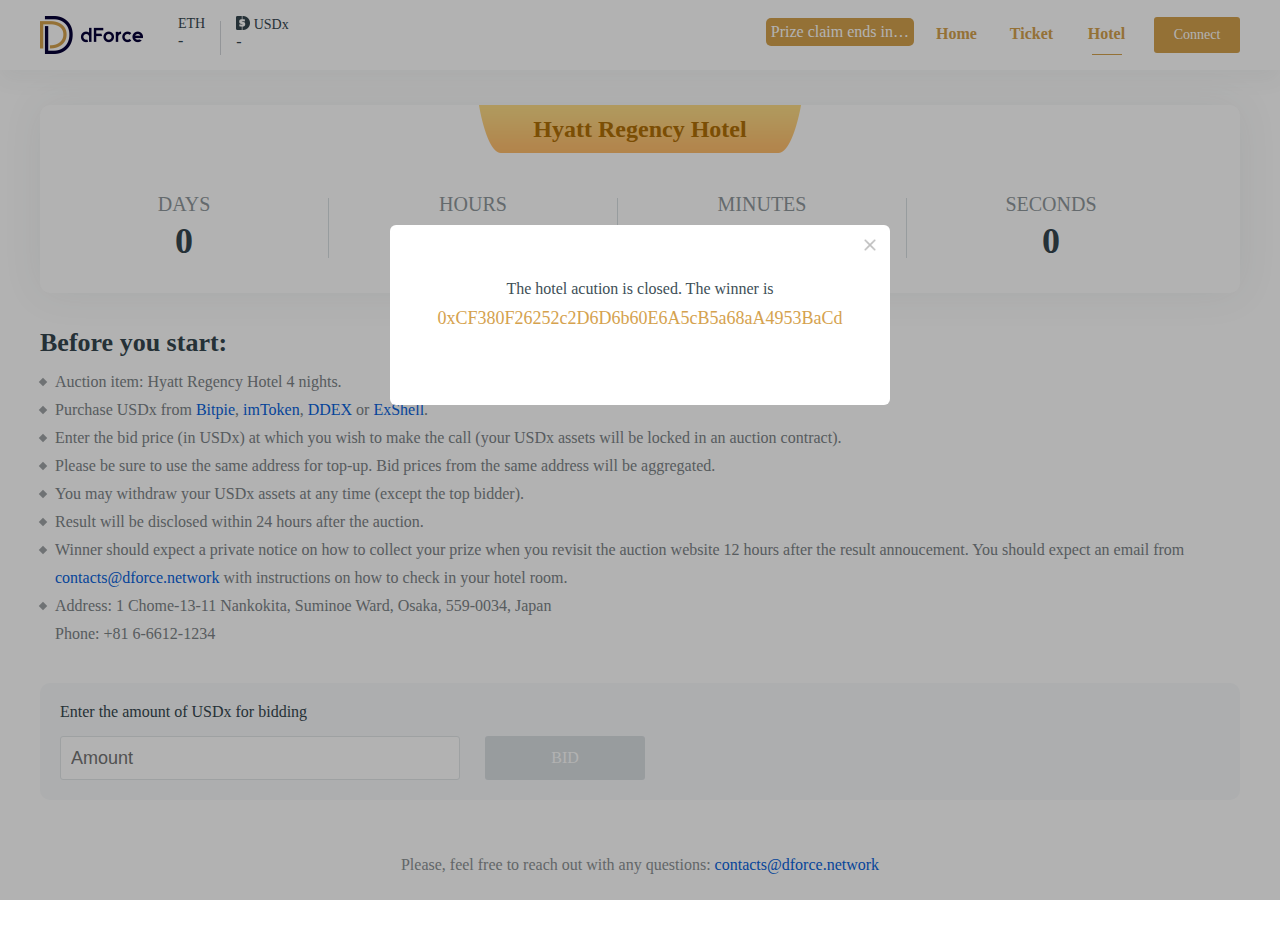
<file: hotel.html>
<!DOCTYPE html>
<html lang="en">

<head>
    <meta charset="UTF-8">
    <meta name="viewport" content="width=device-width, initial-scale=1">
    <meta http-equiv="X-UA-Compatible" content="ie=edge">
    <meta name="keywords"
        content="usdt, TUSD, USDC, DAI, PAX, 稳定币, 换汇, 美元, Libra, 外汇, 汇款, maker, defi, 国际支付, blockchain, 区块链, crypto, 加密货币, 虚拟货币, stablecoin,">
    <link rel="stylesheet" href="./src/css/devcon.css" id="changecss">
    <link rel="shortcut icon" href="./favicon.ico">

    <style>
        @font-face {
            font-family: NotoSansHans-Regular;
            src: url('./src/font/NotoSansHans.otf')
        }

        div.hotel2::after {
            content: '';
            display: block;
            width: 30px;
            height: 1px;
            background: rgba(213, 162, 78, 1);
            position: absolute;
            left: 13px;
            bottom: 0;
        }
    </style>

    <title>Hotel</title>
</head>

<body>
    <div class="body_ticket">
        <div class="ticket_top_box">
            <div class="ticket_top">
                <div class="left">
                    <div class="left1">
                        <img src="./src/images/devcon_ticket_logo.png" alt="">
                    </div>
                    <div class="left2">
                        <div class="token">ETH</div>
                        <div class="balanceETH"> - </div>
                    </div>
                    <div class="line"></div>
                    <div class="left3">
                        <div class="token">
                            <img src="./src/images/usdx_logo.png" alt="" srcset=""
                                style="width: 14px; margin-bottom: -1px;">
                            USDx
                        </div>
                        <div class="balanceUSDx"> - </div>
                    </div>
                </div>
                <div class="right connectBtn">
                    Connect
                </div>
                <div class="rightAddress"></div>

                <div class="exchange">
                    <div class="alert_button">Prize claim ends in…</div>
                    <div class="home1">Home</div>
                    <div class="ticket1">Ticket</div>
                    <div class="hotel2">Hotel</div>
                </div>
            </div>
        </div>
    </div>

    <div class="ticket_time">
        <div class="title title1">
            Hyatt Regency Hotel
        </div>
        <div class="clear"></div>
        <div class="time1">
            <div class="timetext">DAYS</div>
            <div class="timenumber time_days">0</div>
        </div>
        <div class="timeline"></div>
        <div class="time1">
            <div class="timetext">HOURS</div>
            <div class="timenumber time_hours">0</div>
        </div>
        <div class="timeline"></div>
        <div class="time1">
            <div class="timetext">MINUTES</div>
            <div class="timenumber time_min">0</div>
        </div>
        <div class="timeline"></div>
        <div class="time1">
            <div class="timetext">SECONDS</div>
            <div class="timenumber time_sec">0</div>
        </div>
        <div class="clear"></div>
    </div>

    <div class="ticketTips">
        <h2>Before you start:</h2>
        <ul>
            <li>
                <span></span>
                Auction item: Hyatt Regency Hotel 4 nights.
            </li>
            <li>
                <span></span>
                Purchase USDx from <a href="https://bitpie.com/" target="_blank">Bitpie</a>, <a href="https://token.im/"
                    target="_blank">imToken</a>, <a href="https://ddex.io/" target="_blank">DDEX</a> or <a
                    href="https://www.exshell.com" target="_blank">ExShell</a>.
            </li>
            <li>
                <span></span>
                Enter the bid price (in USDx) at which you wish to make the call (your USDx assets will be locked in an
                auction contract).
            </li>
            <li>
                <span></span>
                Please be sure to use the same address for top-up. Bid prices from the same address will be aggregated.
            </li>
            <li>
                <span></span>
                You may withdraw your USDx assets at any time (except the top bidder).
            </li>
            <li>
                <span></span>
                Result will be disclosed within 24 hours after the auction.
            </li>
            <li>
                <span></span>
                Winner should expect a private notice on how to collect your prize when you revisit the auction website
                12 hours after the result annoucement. You should expect an email from <a
                    href="javascript:;">contacts@dforce.network</a>
                with instructions on how to check in your hotel room.
            </li>
            <li>
                <span></span>
                Address: 1 Chome-13-11 Nankokita, Suminoe Ward, Osaka, 559-0034, Japan<br />Phone: +81 6-6612-1234
            </li>
        </ul>
        <div class="confirm">
            <img src="./src/images/not_approved.png" class="imCheckBox" style="cursor: pointer; margin-bottom: -3px;">
            I confirm that I have read, understand and agree to the above rules and procedure for the auction of 4
            nights (8~12 October) at Hyatt Regency Hotel, Osaka, Japan.
        </div>
    </div>

    <div class="ticket_bid">
        <p class="pbidding">Enter the amount of USDx for bidding</p>
        <div class="bidBox">
            <input type="number" placeholder="Amount" id="imInputNumber">
            <div class="bidBtn">BID</div>
            <div class="clear"></div>
        </div>
        <div class="ticket_bidded hidden_before_approve">
            Congratulations! You have successfully submitted an offer with the bidding price of <span
                class="spanMyBidUSDx">0</span> USDx.
        </div>
        <div class="ticket_address hidden_before_approve">
            Please be sure use the same address <span class="spanAddress">unconnect</span> for top-up.
        </div>
        <div class="withdraw withdrawActive hidden_before_approve">
            WITHDRAW
        </div>
        <div class="ifCanWithdraw hidden_before_approve">
            <img src="./src/images/ifcanwithdraw.png" alt="">
            <div class="withdrawTips">
                All your USDx assets supplied will be returned to the same address <span
                    class="spanAddress">unconnect</span>
            </div>
        </div>
        <div class="clear"></div>
    </div>

    <div class="footer">
        Please, feel free to reach out with any questions: <span>contacts@dforce.network</span>
    </div>

    <div class="popup alert_Popup">
        <div class="popBox alert_Popup">
            <button class="iamButton"></button>
            <p class="pp1">The hotel acution is closed. The winner is</p>
            <p class="pp2">0xCF380F26252c2D6D6b60E6A5cB5a68aA4953BaCd</p>
        </div>
    </div>

</body>
<!-- Global site tag (gtag.js) - Google Analytics -->
<script async src="https://www.googletagmanager.com/gtag/js?id=UA-76437833-4"></script>
<script src="./src/js/jquery.min.js"></script>
<script src="./src/js/static.js"></script>
<script>
    $(function () {
        $(".myid").click(function () {
            if (location.pathname.replace(/^\//, '') == this.pathname.replace(/^\//, '') && location.hostname == this.hostname) {
                var $target = $(this.hash);
                $target = $target.length && $target || $('[name=' + this.hash.slice(1) + ']');
                if ($target.length) {
                    var targetOffset = $target.offset().top;
                    $('html,body').animate({
                        scrollTop: targetOffset
                    }, 800);
                    return false;
                }
            }
        })
    });
    window.dataLayer = window.dataLayer || [];
    function gtag() {
        dataLayer.push(arguments);
    }
    gtag('js', new Date());
    gtag('config', 'UA-76437833-4');


    // web3 ticket
    $(function () {
        if (window.web3) {
            var Web3 = window.web3;
        } else {
            return false;
        }

        var contractUSDx = Web3.eth.contract(abiUSDx).at(addressUSDx);
        var contractHotel = Web3.eth.contract(abiTicket).at(addressHotel);

        var myAccount;
        var isApprove;
        var approveNumer = Web3.toBigNumber(100000000 * (10 ** 18));
        var gasRatio = 1.3;
        var gasPrice = 1000000000;
        var gas = Web3.toBigNumber(7 * (10 ** 9));

        var myBidedOrigin;
        var myBided;
        var imTopBidder;
        var isSubmitting;
        var approving;
        var withdrawing;
        var mybalanceUSDx;
        var toUSDx;

        var timerStatus = setInterval(function () {
            console.log('check account change');
            if (!Web3.eth.coinbase) {
                console.log('metamask may be not login.');
                // window.location.reload();
                // clearInterval(timerStatus);
                return;
            }
            if (Web3.eth.accounts[0] !== myAccount) {
                $("#imInputNumber").val('');
                // $(".imCheckBox").attr('src', './src/images/not_approved.png');
                console.log('status changed');
                myAccount = Web3.eth.accounts[0];
                Web3.currentProvider.enable().then(
                    res => {
                        myAccount = res[0];
                        myAccountShort = myAccount.substring(0, 4) + '...' + myAccount.substring(myAccount.length - 6);
                        // console.log(myAccountShort);
                        $('.connectBtn').css('display', 'none');
                        $('.rightAddress').html(myAccountShort);
                        $('.spanAddress').html(myAccount);

                        getMyBalance();
                        checkApprove();
                    }
                )
            }
        }, 3000);

        // 倒计时
        // contractHotel.expireTime.call((err, ret) => {
        //     setInterval(function () {
        //         var nowTime = new Date();
        //         var endTime = new Date(ret * 1000);
        //         var t = endTime.getTime() - nowTime.getTime();
        //         var hour = Math.floor(t / 1000 / 60 / 60 % 24);
        //         // var d = Math.floor(hour / 24);
        //         var d = Math.floor(t / 1000 / 60 / 60 / 24);
        //         var min = Math.floor(t / 1000 / 60 % 60);
        //         var sec = Math.floor(t / 1000 % 60);
        //         if (hour < 10) {
        //             hour = "0" + hour;
        //         }
        //         if (hour == 24) {
        //             hour = "00";
        //         }
        //         if (min < 10) {
        //             min = "0" + min;
        //         }
        //         if (sec < 10) {
        //             sec = "0" + sec;
        //         }
        //         var countDownTime = d + ":" + hour + ":" + min + ":" + sec;
        //         $('.time_days').html(d);
        //         $('.time_hours').html(hour);
        //         $('.time_min').html(min);
        //         $('.time_sec').html(sec);

        //     }, 1000);
        // })


        $(".iamButton").click(function () {
            $('.alert_Popup').css('display', 'none');
        })

        $(".alert_button").click(function () {
            $('.alert_Popup').css('display', 'block');
            // window.onmousewheel = document.onmousewheel = function () { return false }
        })

        Web3.currentProvider.enable().then(
            res => {
                myAccount = res[0];
                myAccountShort = myAccount.substring(0, 4) + '...' + myAccount.substring(myAccount.length - 6);
                // console.log(myAccountShort);
                $('.connectBtn').css('display', 'none');
                $('.rightAddress').html(myAccountShort);
                $('.spanAddress').html(myAccount);
                getMyBalance();
                checkApprove();
                getGasPrice();
                setInterval(function () {
                    getMyBalance();
                    checkApprove();
                }, 15 * 1000)
            }
        )


        // click to connect
        $(".connectBtn").click(function () {
            Web3.currentProvider.enable().then(
                res => {
                    myAccount = res[0];
                    myAccountShort = myAccount.substring(0, 4) + '...' + myAccount.substring(myAccount.length - 6);
                    // console.log(myAccountShort);
                    $('.connectBtn').css('display', 'none');
                    $('.rightAddress').html(myAccountShort);
                    $('.spanAddress').html(myAccount);

                    getMyBalance();
                    checkApprove();
                }
            )
        })

        // getGasPrice
        function getGasPrice() {
            Web3.eth.getGasPrice((e, r) => {
                // console.log(e, Number(r));
                console.log(r);
                gasPrice = r;
            })
        }


        // get balance
        function getMyBalance() {
            Web3.eth.getBalance(myAccount, (err, ret) => {
                // console.log(err, ret);
                // console.log(formatNumber(ret));
                $('.balanceETH').html(formatNumber(ret));
            });
            contractUSDx.balanceOf.call(myAccount, (err, ret) => {
                $('.balanceUSDx').html(formatNumber(ret));
                mybalanceUSDx = ret;
            });
        };

        // check approve
        function checkApprove() {
            contractUSDx.allowance.call(myAccount, addressHotel, (err, ret) => {
                // console.log(err, ret);
                if (ret && ret.c[0] > 0) {
                    isApprove = true;
                    $('.confirm').css('display', 'none');
                    if (!isSubmitting) {
                        $('.bidBtn').addClass('bidBtnActive');
                    }
                    getMyBid();
                } else {
                    isApprove = false;
                    $('.confirm').css('display', 'block');
                    $('.hidden_before_approve').css('display', 'none');
                    if (!isSubmitting) {
                        $('.bidBtn').html('BID').removeClass('bidBtnActive');
                    }
                    // $(".imCheckBox").attr('src', './src/images/checked1.png');
                }
            });
        }

        // get myBid
        function getMyBid() {
            console.log('getMyBid...');
            contractHotel.balances.call(myAccount, (err, ret) => {
                // console.log(err, ret);
                if (ret) {
                    myBidedOrigin = ret;
                    myBided = formatNumber(ret);
                    $('.spanMyBidUSDx').html(myBided);
                    if (myBidedOrigin > 0) {
                        console.log('i check if i am topBidder...');
                        $('.hidden_before_approve').css('display', 'block');
                        if (!isSubmitting) {
                            $('.bidBtn').html('TOP UP');
                        }
                        contractHotel.topBidder.call((err1, ret1) => {
                            // console.log(err1, ret1);
                            if (ret1 && ret1 === myAccount) {
                                // console.log('yes iam the topOne!');
                                imTopBidder = true;
                                $('.withdraw').removeClass('withdrawActive');
                                $('.withdrawTips').html("Please note you couldn't withdraw your USDx collateral if you were the top bidder.");
                            } else {
                                imTopBidder = false;
                                if (!withdrawing) {
                                    $('.withdraw').addClass('withdrawActive');
                                }
                                $('.withdrawTips').html("All your USDx assets supplied will be returned to the same address <span class='spanAddress'> " + myAccount + " </span>");
                            }
                        })
                    } else {
                        if (!isSubmitting) {
                            $('.bidBtn').html('BID');
                        }
                        $('.hidden_before_approve').css('display', 'none');
                    }
                }
            });
        }

        // click to approve
        $(".imCheckBox").click(function () {
            if (approving) {
                return;
            }
            approving = true;
            $(".imCheckBox").attr('src', './src/images/isapproved.png');
            contractUSDx.approve.estimateGas(
                addressHotel,
                approveNumer,
                {
                    from: myAccount,
                },
                (err, gasLimit) => {
                    contractUSDx.approve.sendTransaction(
                        addressHotel,
                        approveNumer,
                        {
                            from: myAccount,
                            gas: gasLimit || gas,
                            gasPrice: gasPrice
                        },
                        (err, ret) => {
                            if (err) {
                                approving = false;
                                $(".imCheckBox").attr('src', './src/images/not_approved.png');
                            }
                            if (ret) {
                                $(".imCheckBox").attr('src', './src/images/approving.png').addClass('imTurning');
                                var approveUSDxtimer = setInterval(() => {
                                    console.log('i am checking approve USDx...');
                                    Web3.eth.getTransactionReceipt(ret, (err, data) => {
                                        if (data && data.status === '0x1') {
                                            clearInterval(approveUSDxtimer);
                                            isApprove = true;
                                            $('.confirm').css('display', 'none');
                                            $('.bidBtn').addClass('bidBtnActive');
                                            $(".imCheckBox").attr('src', './src/images/isapproved.png').removeClass('imTurning');
                                            console.log('approve success');
                                        }
                                        if (data && data.status === '0x0') {
                                            clearInterval(approveDAItimer);
                                            isApprove = false;
                                            $('.confirm').css('display', 'block');
                                            console.log('approve faild');
                                        }
                                    })
                                }, 2000);
                            }
                        }
                    );
                }
            )

        })

        // click to deposit
        $(".bidBtn").click(function () {
            if (isSubmitting) {
                return;
            }
            if (toUSDx) {
                return;
            }
            var depositNumber = Web3.toBigNumber(Number($("#imInputNumber").val()) * (10 ** 18));
            if (!isApprove || Number($("#imInputNumber").val()) <= 0) {
                return;
            }
            isSubmitting = true;
            $('.bidBtn').removeClass('bidBtnActive');
            $('.bidBtn').html('SUBMITTING…');
            contractHotel.deposit.estimateGas(
                depositNumber,
                {
                    from: myAccount
                },
                (err, gasLimit) => {
                    contractHotel.deposit.sendTransaction(
                        depositNumber,
                        {
                            from: myAccount,
                            gas: gasLimit || gas,
                            gasPrice: gasPrice
                        },
                        (err, ret) => {
                            if (err) {
                                isSubmitting = false;
                                $('.bidBtn').addClass('bidBtnActive');
                                $('.bidBtn').html('BID');
                            }
                            if (ret) {
                                var timerOBJ = {};
                                var tempRnum = Math.random();
                                timerOBJ[tempRnum] = setInterval(() => {
                                    console.log('i am checking deposit... =>' + tempRnum);
                                    Web3.eth.getTransactionReceipt(ret, (err, data) => {
                                        if (data && data.status === '0x1') {
                                            clearInterval(timerOBJ[tempRnum]);
                                            console.log('deposit ' + depositNumber + ' USDx');
                                            getMyBid();
                                            getMyBalance();
                                            $("#imInputNumber").val('');
                                            isSubmitting = false;
                                            $('.bidBtn').addClass('bidBtnActive');
                                            $('.bidBtn').html('TOP UP');
                                        }
                                        if (data && data.status === '0x0') {
                                            clearInterval(timerOBJ[tempRnum]);
                                            console.log('deposit USDx faild');
                                            isSubmitting = false;
                                            $('.bidBtn').addClass('bidBtnActive');
                                            $('.bidBtn').html('BID');
                                        }
                                    })
                                }, 2000);
                            }
                        }
                    )
                }
            )

        })

        // click to withdraw
        $(".withdraw").click(function () {
            console.log('withdraw...');
            if (!isApprove || myBidedOrigin <= 0 || imTopBidder) {
                return;
            }
            if (withdrawing) {
                return;
            }
            withdrawing = true;
            $('.withdraw').removeClass('withdrawActive');
            $('.withdraw').html('SUBMITTING…');
            contractHotel.withdraw.estimateGas(
                myBidedOrigin,
                {
                    from: myAccount
                },
                (err, gasLimit) => {
                    contractHotel.withdraw.sendTransaction(
                        myBidedOrigin,
                        {
                            from: myAccount,
                            gas: gasLimit || gas,
                            gasPrice: gasPrice
                        },
                        (err, ret) => {
                            if (err) {
                                withdrawing = false;
                                $('.withdraw').html('WITHDRAW');
                            }
                            if (ret) {
                                var timerOBJ = {};
                                var tempRnum = Math.random();
                                timerOBJ[tempRnum] = setInterval(() => {
                                    console.log('i am checking withdraw... =>' + tempRnum);
                                    Web3.eth.getTransactionReceipt(ret, (err, data) => {
                                        if (data && data.status === '0x1') {
                                            clearInterval(timerOBJ[tempRnum]);
                                            console.log('withdraw ' + myBidedOrigin + ' USDx');
                                            getMyBid();
                                            getMyBalance();
                                            withdrawing = false;
                                        }
                                        if (data && data.status === '0x0') {
                                            clearInterval(timerOBJ[tempRnum]);
                                            console.log('withdraw USDx faild');
                                        }
                                    })
                                }, 2000);
                            }
                        })
                }
            )

        })

        $(".home1").click(function () {
            window.location.href = toHome;
        });
        $(".ticket1").click(function () {
            window.location.href = toTicket;
        });
        $(".hotel2").click(function () {
            return;
        });


        $("#imInputNumber").bind("input propertychange", function (event) {
            if (!myAccount) {
                return;
            }
            if (!isApprove) {
                $('.bidBtn').removeClass('bidBtnActive');
                return;
            }
            // console.log($("#imInputNumber").val());
            if (Web3.toBigNumber(Number($("#imInputNumber").val()) * (10 ** 18)).sub(mybalanceUSDx) > 0) {
                $('.bidBtn').removeClass('bidBtnActive');
                toUSDx = true;
            } else {
                $('.bidBtn').addClass('bidBtnActive');
                toUSDx = false;
            }
        });


    });
</script>

</html>
</file>
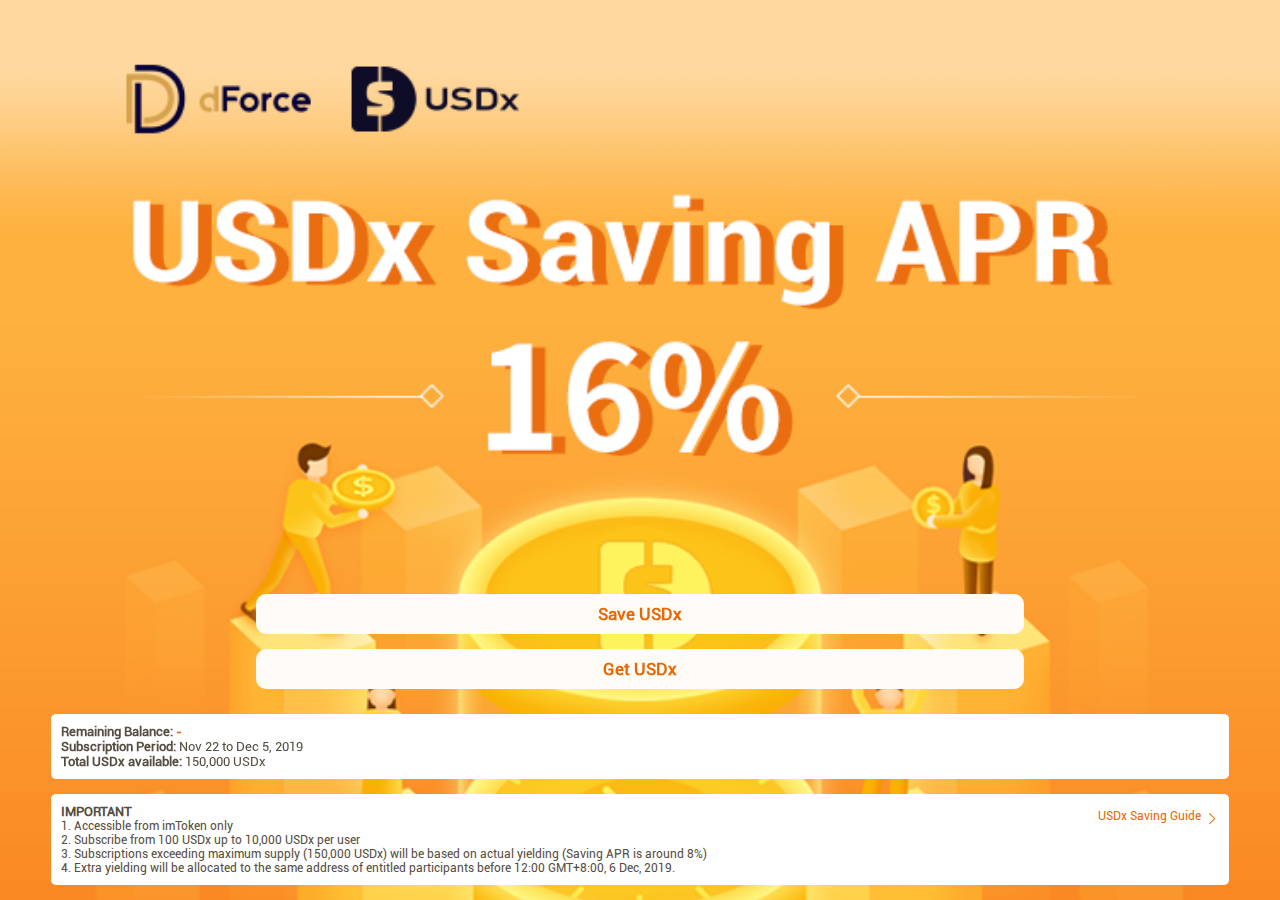
<file: imtoken-activity.html>
<!DOCTYPE html>
<html lang="en">

<head>
    <meta charset="UTF-8">
    <meta name="viewport" content="width=device-width, initial-scale=1">
    <meta http-equiv="X-UA-Compatible" content="ie=edge">
    <link rel="stylesheet" href="./src/css/imtoken_activity2.css" id="changecss">
    <link rel="shortcut icon" href="./favicon.ico">

    <style>
        @font-face {
            font-family: NotoSansHans-Regular;
            src: url('./src/font/Roboto-Regular.ttf')
        }
    </style>

    <title>imtoken-activity</title>
</head>

<body>
    <div class="bg0">
        <div class="bg">
            <div class="b_div content_zh">

                <div class="topbtn">
                    <a href="http://t.cn/AidyUp8A">存USDx</a>
                    <a class="got_usdx">购买USDx</a>
                </div>

                <div class="top_one">
                    <p class="title"><span>USDx剩余额度:</span> <span class="color">-</span></p>
                    <p class="title"><span>活动时间:</span> 2019年11月22日至12月05日</p>
                    <p class="title"><span>认购额度:</span> 150,000 USDx</p>
                </div>

                <div class="top_two">
                    <h5>参与规则</h5>
                    <ul>
                        <li>1. 仅限imToken钱包的用户参与 </li>
                        <li>2. 单笔最低存款金额为100 USDx，最高为10,000 USDx</li>
                        <li>3. 超出认购额度的USDx存款将按市场利息结算（目前年化存款利息约为8%）</li>
                        <li>4. 补贴收益将于12月06日中午12点前发放到用户存币地址</li>
                    </ul>
                    <a href="https://www.bilibili.com/video/av76239970/" target="_blank" class="jiaocheng">存款教程</a>
                </div>
            </div>

            <!-- ---  ---  ---  --- 分割线 ---  ---  ---  ---  -->

            <div class="b_div content_en" style="display: none;">

                <div class="topbtn">
                    <a href="http://t.cn/AidyUp8A">Save USDx</a>
                    <a class="got_usdx">Get USDx</a>
                </div>

                <div class="top_one">
                    <p class="title"><span>Remaining Balance: </span> <span class="color">-</span></p>
                    <p class="title"><span>Subscription Period: </span> Nov 22 to Dec 5, 2019</p>
                    <p class="title"><span>Total USDx available: </span> 150,000 USDx</p>
                </div>

                <div class="top_two">
                    <h5>IMPORTANT</h5>
                    <ul>
                        <li>1. Accessible from imToken only </li>
                        <li>2. Subscribe from 100 USDx up to 10,000 USDx per user</li>
                        <li>3. Subscriptions exceeding maximum supply (150,000 USDx) will be based on actual yielding
                            (Saving APR is around 8%)</li>
                        <li>4. Extra yielding will be allocated to the same address of entitled participants before
                            12:00 GMT+8:00, 6 Dec, 2019.</li>
                    </ul>
                    <a href="https://www.youtube.com/watch?v=cwfCne_PJus" target="_blank" class="jiaocheng">USDx Saving
                        Guide</a>
                </div>

            </div>
        </div>
    </div>

</body>


<script src="./src/js/jquery.min.js"></script>
<script>
    $(function () {
        console.log(navigator.language);
        console.log(navigator.language === 'zh-CN');
        // alert(navigator.language === 'zh-CN');
        if (!(navigator.language === 'zh-CN')) {
            console.log('111111:  英文环境')
            $('.content_zh').css('display', 'none');
            $('.content_en').css('display', 'block');
            $('.bg').css({ 'background': "url('./src/images/imtoken_bg_en1.png') no-repeat center 0px", "backgroundSize": "100%" });
        } else {
            console.log('222222: 中文环境')
            $('.content_zh').css('display', 'block');
            $('.content_en').css('display', 'none');
            $('.bg').css({ 'background': "url('./src/images/imtoken_bg1.png') no-repeat center 0px", "backgroundSize": "100%" });
        }


        // https://dforce.network/imtoken-activity.html

        var now = new Date();
        var number = now.getTime().toString();
        var url = 'https://dforce.network/num.json?' + number;


        $.get(url).done(function (data) {
            // console.log('loding...')
            if (data) {
                console.log(data.num)
                var input_str = format(data.num) + ' USDx';
                $('.color').html(input_str)
            } else {
                console.log('没有数据.')
            }
        });


        function format(num) {
            var reg = /\d{1,3}(?=(\d{3})+$)/g;
            return (num + '').replace(reg, '$&,');
        }

        $('.got_usdx').click((e) => {
            e.preventDefault();
            console.log(e);
            if (window.ethereum.isImToken) {
                imToken.callPromisifyAPI('navigator.routeTo', {
                    screen: 'Tokenlon',
                })
            } else {
                alert('u are not in imToken now. pls do this in imToken.')
            }
        })



    });
</script>

</html>
</file>
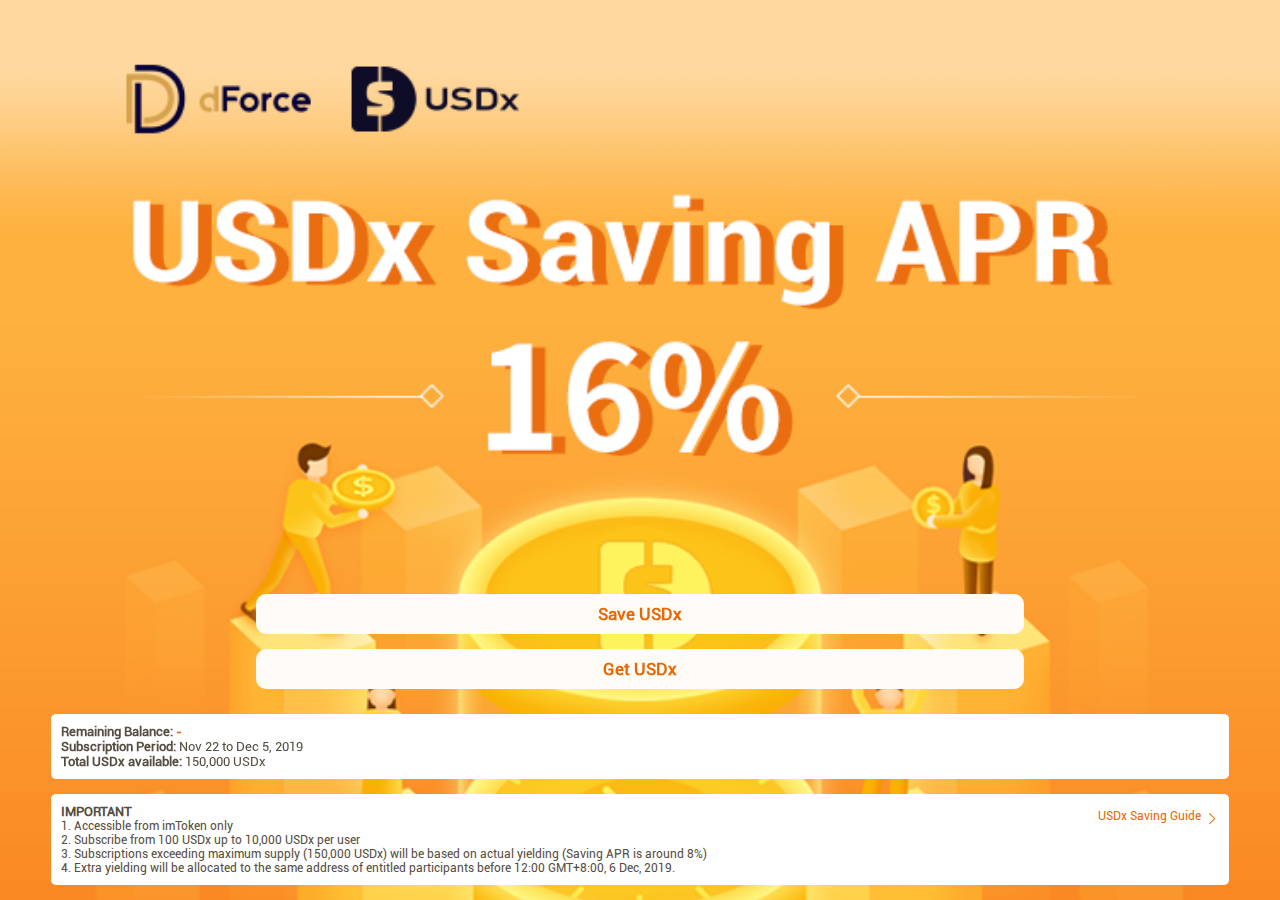
<file: imtoken-usdt_bak.html>
<!DOCTYPE html>
<html lang="en">

<head>
    <meta charset="UTF-8">
    <meta name="viewport" content="width=device-width, initial-scale=1">
    <meta http-equiv="X-UA-Compatible" content="ie=edge">
    <link rel="stylesheet" href="./src/css/imtoken_activity2.css" id="changecss">
    <link rel="shortcut icon" href="./favicon.ico">

    <style>
        @font-face {
            font-family: NotoSansHans-Regular;
            src: url('./src/font/Roboto-Regular.ttf')
        }
    </style>

    <title>imtoken-activity</title>
</head>

<body>
    <div class="bg0">
        <div class="bg">
            <div class="b_div content_zh">

                <div class="topbtn">
                    <a href="http://t.cn/AidyUp8A">存USDT</a>
                    <a class="got_usdx">购买USDT</a>
                </div>

                <div class="top_one">
                    <p class="title"><span>剩余认购额度：</span> <span class="color">-</span></p>
                    <p class="title"><span>产品认购期：</span>12月27日中午12:00点至12月30日中午12:00点（一期）</p>
                    <p class="title"><span>产品存续期：</span>12月30日中午12:00点至1月13日中午12:00点</p>
                    <p class="title"><span>产品总额度：</span>150,000 USDT</p>
                </div>

                <div class="top_two">
                    <h5>参与规则</h5>
                    <ul>
                        <li>1. 仅限imToken钱包的用户参与</li>
                        <li>2. 单笔最低存款金额为100 USDT，最高为10,000 USDT</li>
                        <li>3. 用户可在产品认购期通过imToken钱包购买年化存款利息为16%的USDT活期存款产品，产品总额度为15万USDT</li>
                        <li>4. 超出产品总额度的USDT存款将按市场利息结算（参考利率~5%）</li>
                        <li>5. 用户可在存续期内随时取出自己的存款，但取出后再次存入将按市场利息结算</li>
                        <li>6. 补贴收益将于北京时间1月14日18点前发放到用户存币地址</li>
                        <li>7. 本次活动由dForce主办，imToken协办，dForce拥有本次活动的最终解释权</li>
                    </ul>
                    <a href="https://www.bilibili.com/video/av76239970/" target="_blank" class="jiaocheng">存款教程</a>
                </div>
            </div>

            <!-- ---  ---  ---  --- 分割线 ---  ---  ---  ---  -->

            <div class="b_div content_en" style="display: none;">

                <div class="topbtn">
                    <a href="http://t.cn/AidyUp8A">Save USDx</a>
                    <a class="got_usdx">Get USDx</a>
                </div>

                <div class="top_one">
                    <p class="title"><span>Remaining Balance: </span> <span class="color">-</span></p>
                    <p class="title"><span>Subscription Period: </span> Nov 22 to Dec 5, 2019</p>
                    <p class="title"><span>Total USDx available: </span> 150,000 USDx</p>
                </div>

                <div class="top_two">
                    <h5>IMPORTANT</h5>
                    <ul>
                        <li>1. Accessible from imToken only </li>
                        <li>2. Subscribe from 100 USDx up to 10,000 USDx per user</li>
                        <li>3. Subscriptions exceeding maximum supply (150,000 USDx) will be based on actual yielding
                            (Saving APR is around 8%)</li>
                        <li>4. Extra yielding will be allocated to the same address of entitled participants before
                            12:00 GMT+8:00, 6 Dec, 2019.</li>
                    </ul>
                    <a href="https://www.youtube.com/watch?v=cwfCne_PJus" target="_blank" class="jiaocheng">USDx Saving
                        Guide</a>
                </div>

            </div>
        </div>
    </div>

</body>


<script src="./src/js/jquery.min.js"></script>
<script>
    $(function () {
        console.log(navigator.language);
        console.log(navigator.language === 'zh-CN');
        // alert(navigator.language === 'zh-CN');
        if (!(navigator.language === 'zh-CN')) {
            console.log('111111:  英文环境')
            $('.content_zh').css('display', 'none');
            $('.content_en').css('display', 'block');
            $('.bg').css({ 'background': "url('./src/images/imtoken_bg_en1.png') no-repeat center 0px", "backgroundSize": "100%" });
        } else {
            console.log('222222: 中文环境')
            $('.content_zh').css('display', 'block');
            $('.content_en').css('display', 'none');
            $('.bg').css({ 'background': "url('./src/images/imtoken_bg1.png') no-repeat center 0px", "backgroundSize": "100%" });
        }


        // https://dforce.network/imtoken-activity.html

        var now = new Date();
        var number = now.getTime().toString();
        var url = 'https://dforce.network/num.json?' + number;


        $.get(url).done(function (data) {
            // console.log('loding...')
            if (data) {
                console.log(data.num)
                var input_str = format(data.num) + ' USDx';
                $('.color').html(input_str)
            } else {
                console.log('没有数据.')
            }
        });


        function format(num) {
            var reg = /\d{1,3}(?=(\d{3})+$)/g;
            return (num + '').replace(reg, '$&,');
        }

        $('.got_usdx').click((e) => {
            e.preventDefault();
            console.log(e);
            if (window.ethereum.isImToken) {
                imToken.callPromisifyAPI('navigator.routeTo', {
                    screen: 'Tokenlon',
                })
            } else {
                alert('u are not in imToken now. pls do this in imToken.')
            }
        })



    });
</script>

</html>
</file>
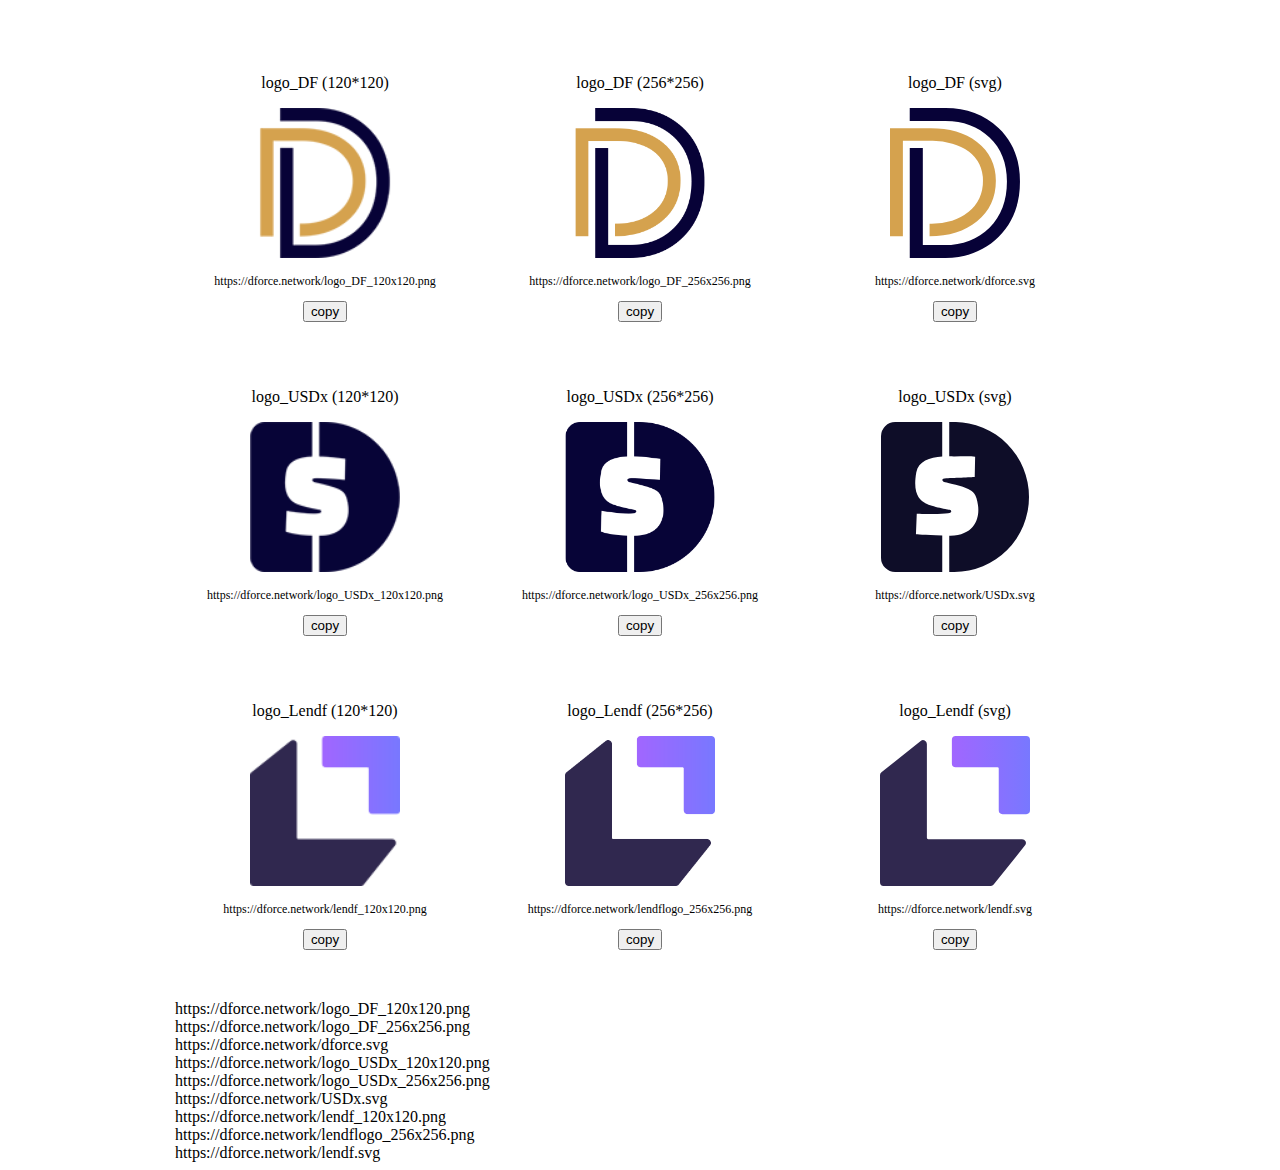
<file: logo.html>
<!DOCTYPE html>
<html lang="en">

<head>
    <meta charset="UTF-8">
    <meta name="viewport" content="width=device-width, initial-scale=1.0">
    <meta http-equiv="X-UA-Compatible" content="ie=edge">

    <meta name="keywords"
        content="usdt, TUSD, USDC, DAI, PAX, 稳定币, 换汇, 美元, Libra, 外汇, 汇款, maker, defi, 国际支付, blockchain, 区块链, crypto, 加密货币, 虚拟货币, stablecoin,">
    <link rel="shortcut icon" href="./favicon.ico">


    <style>
        #input {
            position: absolute;
            top: 0;
            left: 0;
            opacity: 0;
            z-index: -10;
        }

        div.wrap {
            width: 930px;
            /* background: red; */
            margin: 0 auto;
        }

        div.wrap div.img {
            width: 300px;
            margin-right: 15px;
            float: left;
            /* background: green; */
            text-align: center;
            margin-top: 50px;
        }

        div.wrap div.nomargin {
            margin-right: 0;
        }

        div.wrap div.img img {
            /* width: 180px; */
            height: 150px;
        }

        div.wrap div.img div.btm p {
            font-size: 12px;
            /* width: 150px; */
            /* overflow: hidden; */
            /* float: left; */
        }
    </style>
    <title>dForce</title>
</head>

<body>
    <textarea type="text" id="input"></textarea>
    <div class="wrap">
        <div class="img">
            <p class="title">logo_DF (120*120)</p>
            <img src="./logo_DF_120x120.png" alt="" srcset="">
            <div class="btm">
                <p id="text1">https://dforce.network/logo_DF_120x120.png</p>
                <button onclick="copyText1()">copy</button>
            </div>
        </div>

        <div class="img">
            <p class="title">logo_DF (256*256)</p><img src="./logo_DF_256x256.png" alt="" srcset="">
            <div class="btm">
                <p id="text2">https://dforce.network/logo_DF_256x256.png</p>
                <button onclick="copyText2()">copy</button>
            </div>
        </div>

        <div class="img nomargin">
            <p class="title">logo_DF (svg)</p>
            <img src="./dforce.svg" alt="" srcset="">
            <div class="btm">
                <p id="text3">https://dforce.network/dforce.svg</p>
                <button onclick="copyText3()">copy</button>
            </div>
        </div>



        <div class="img">
            <p class="title">logo_USDx (120*120)</p>
            <img src="./logo_USDx_120x120.png" alt="" srcset="">
            <div class="btm">
                <p id="text4">https://dforce.network/logo_USDx_120x120.png</p>
                <button onclick="copyText4()">copy</button>
            </div>
        </div>

        <div class="img">
            <p class="title">logo_USDx (256*256)</p><img src="./logo_USDx_256x256.png" alt="" srcset="">
            <div class="btm">
                <p id="text5">https://dforce.network/logo_USDx_256x256.png</p>
                <button onclick="copyText5()">copy</button>
            </div>
        </div>

        <div class="img nomargin">
            <p class="title">logo_USDx (svg)</p>
            <img src="./USDx.svg" alt="" srcset="">
            <div class="btm">
                <p id="text6">https://dforce.network/USDx.svg</p>
                <button onclick="copyText6()">copy</button>
            </div>
        </div>



        <div class="img">
            <p class="title">logo_Lendf (120*120)</p>
            <img src="./lendf_120x120.png" alt="" srcset="">
            <div class="btm">
                <p id="text4">https://dforce.network/lendf_120x120.png</p>
                <button onclick="copyText('https://dforce.network/lendf_120x120.png')">copy</button>
            </div>
        </div>

        <div class="img">
            <p class="title">logo_Lendf (256*256)</p>
            <img src="./lendflogo_256x256.png" alt="" srcset="">
            <div class="btm">
                <p id="text5">https://dforce.network/lendflogo_256x256.png</p>
                <button onclick="copyText('https://dforce.network/lendflogo_256x256.png')">copy</button>
            </div>
        </div>

        <div class="img nomargin">
            <p class="title">logo_Lendf (svg)</p>
            <img src="./lendf.svg" alt="" srcset="">
            <div class="btm">
                <p id="text6">https://dforce.network/lendf.svg</p>
                <button onclick="copyText('https://dforce.network/lendf.svg')">copy</button>
            </div>
        </div>

        <div style="clear: both; margin-bottom: 50px;"></div>

        <div>
            https://dforce.network/logo_DF_120x120.png<br />
            https://dforce.network/logo_DF_256x256.png<br />
            https://dforce.network/dforce.svg<br />
            https://dforce.network/logo_USDx_120x120.png<br />
            https://dforce.network/logo_USDx_256x256.png<br />
            https://dforce.network/USDx.svg<br />
            https://dforce.network/lendf_120x120.png<br />
            https://dforce.network/lendflogo_256x256.png<br />
            https://dforce.network/lendf.svg<br />
        </div>
</body>


<script type="text/javascript">
    function copyText1() {
        var text = document.getElementById("text1").innerText;
        var input = document.getElementById("input");
        input.value = text;
        input.select();
        document.execCommand("copy");
        alert("复制成功");
    }
    function copyText2() {
        var text = document.getElementById("text2").innerText;
        var input = document.getElementById("input");
        input.value = text;
        input.select();
        document.execCommand("copy");
        alert("复制成功");
    }
    function copyText3() {
        var text = document.getElementById("text3").innerText;
        var input = document.getElementById("input");
        input.value = text;
        input.select();
        document.execCommand("copy");
        alert("复制成功");
    }
    function copyText4() {
        var text = document.getElementById("text4").innerText;
        var input = document.getElementById("input");
        input.value = text;
        input.select();
        document.execCommand("copy");
        alert("复制成功");
    }
    function copyText5() {
        var text = document.getElementById("text5").innerText;
        var input = document.getElementById("input");
        input.value = text;
        input.select();
        document.execCommand("copy");
        alert("复制成功");
    }
    function copyText6() {
        var text = document.getElementById("text6").innerText;
        var input = document.getElementById("input");
        input.value = text;
        input.select();
        document.execCommand("copy");
        alert("复制成功");
    }

    function copyText(str) {
        var text = str;
        var input = document.getElementById("input");
        input.value = text;
        input.select();
        document.execCommand("copy");
        alert("复制成功");
    }
</script>

</html>
</file>
<file: src/css/bian-web-mud.css>
* {
    margin: 0;
    padding: 0;
    box-sizing: border-box;
}

ul,
li {
    list-style: none;
}

a:link,
a:visited,
a:hover,
a:active {
    color: #F07629;
}

.no-decoration {
    text-decoration: none;
}

.clear {
    clear: both;
}

.no-border {
    border: none !important;
}

.no-bg {
    background: none !important;
}

body {
    background: #032F2E;
}


.text-body {
    width: 1200px;
    margin: 0 auto;
}

.text-body-item {
    margin-top: 24px;
    padding: 20px 24px;
    background: #0B3F3C;
    border: 2px solid #326C67;
    border-radius: 8px;
}

.text-activity {
    line-height: 42px;
}

.activity-icon img {
    width: 24px;
    margin-bottom: -4px;
    margin-right: 10px;
}

.activity-text {
    font-size: 22px;
    font-weight: 400;
    color: #FEFEFE;
}

.styled-title {
    font-size: 22px;
    font-weight: 500;
    color: #F07629;
    position: relative;
    padding-left: 15px;
    margin-bottom: 16px;
}

.styled-title::after {
    content: '';
    position: absolute;
    width: 5px;
    height: 22px;
    background: #F07629;
    left: 0;
    top: 4px;
}

.lists {}

.lists-item {
    padding-left: 20px;
    font-size: 16px;
    font-weight: 400;
    color: #FEFEFE;
    line-height: 30px;
    position: relative;
    margin-top: 8px;
}

.lists-item:nth-child(1):after {
    content: '1.';
    position: absolute;
    left: 0;
    top: 1px;
}

.lists-item:nth-child(2):after {
    content: '2.';
    position: absolute;
    left: 0;
    top: 1px;
}

.lists-item:nth-child(3):after {
    content: '3.';
    position: absolute;
    left: 0;
    top: 1px;
}

.lists-item:nth-child(4):after {
    content: '4.';
    position: absolute;
    left: 0;
    top: 1px;
}

.lists-dot .lists-item::after {
    content: '';
    position: absolute;
    width: 6px;
    height: 6px;
    border-radius: 50%;
    background: #fff;
    left: 0;
    top: 13px;
}

.flexed-father {
    margin-top: 24px;
    display: flex;
    justify-content: space-between;
}

.flexed-son {
    padding: 20px 24px;
    background: #0B3F3C;
    border-radius: 8px;
    width: 588px;
}

.last-item {
    margin-bottom: 24px;
}

.images-wrap {
    display: flex;
    padding-left: 20px;
}

.images-item {
    margin-right: 24px;
}

.images-item img {
    width: 122px;
    height: 122px;
}

.images-item span {
    display: block;
    font-size: 16px;
    font-weight: 400;
    color: #FEFEFE;
    line-height: 30px;
    text-align: center;
}

.banner {
    width: 100%;
    min-width: 1200px;
    height: 519px;
    background: url('../images/banner.jpg') no-repeat center 0px;
}

.banner-en {
    background: url('../images/banner-en.jpg') no-repeat center 0px;
}


.huodong-en {
    padding-left: 80px;
}

.huodong-en:nth-child(1):after {
    content: 'Activity 1:';
    position: absolute;
    left: 0;
    top: 0px;
}

.huodong-en:nth-child(2):after {
    content: 'Activity 2:';
    position: absolute;
    left: 0;
    top: 0px;
}

.huodong-en:nth-child(3):after {
    content: 'Activity 3:';
    position: absolute;
    left: 0;
    top: 0px;
}

.huodong-zh {
    padding-left: 65px;
}

.huodong-zh:nth-child(1):after {
    content: '活动一：';
    position: absolute;
    left: 0;
    top: 0px;
}

.huodong-zh:nth-child(2):after {
    content: '活动二：';
    position: absolute;
    left: 0;
    top: 0px;
}

.huodong-zh:nth-child(3):after {
    content: '活动三：';
    position: absolute;
    left: 0;
    top: 0px;
}
</file>
<file: src/css/tokenpacket-1221-1.css>
* {
    margin: 0;
    padding: 0;
    box-sizing: border-box;
}

ul,
li {
    list-style: none;
}

a:link,
a:visited,
a:hover,
a:active {
    color: #F07629;
}

.no-decoration {
    text-decoration: none;
}

.clear {
    clear: both;
}

.no-border {
    border: none !important;
}

.no-bg {
    background: none !important;
}

body {
    background: #032F2E;
}


.text-body {
    width: 100%;
    padding-left: 20px;
    padding-right: 20px;
}

.text-body-item {
    margin-top: 20px;
    padding: 16px 20px;
    background: #0B3F3C;
    border: 2px solid #326C67;
    border-radius: 8px;
}

.activity-icon img {
    width: 20px;
    margin-bottom: -4px;
    margin-right: 6px;
}

.activity-text {
    font-size: 15px;
    font-weight: 400;
    color: #FEFEFE;
}

.styled-title {
    font-size: 15px;
    font-weight: 500;
    color: #F07629;
    position: relative;
    padding-left: 15px;
    margin-bottom: 16px;
}

.styled-title::after {
    content: '';
    position: absolute;
    width: 5px;
    height: 15px;
    background: #F07629;
    left: 0;
    top: 3px;
}

.lists {}

.lists-item {
    padding-left: 14px;
    font-size: 12px;
    font-weight: 400;
    color: #FEFEFE;
    line-height: 20px;
    position: relative;
    margin-top: 8px;
}

.lists-item::after {
    position: absolute;
    left: 0;
    top: 0px;
}

.lists-item:nth-child(1):after {
    content: '1.';
}

.lists-item:nth-child(2):after {
    content: '2.';
}

.lists-item:nth-child(3):after {
    content: '3.';
}

.lists-item:nth-child(4):after {
    content: '4.';
}

.lists-item:nth-child(5):after {
    content: '5.';
}

.lists-item:nth-child(6):after {
    content: '6.';
}

.last-item {
    margin-bottom: 24px;
}

.images-wrap {
    display: flex;
    padding-left: 20px;
}

.images-item {
    margin-right: 24px;
}

.images-item img {
    width: 80px;
    height: 80px;
}

.images-item span {
    display: block;
    font-size: 10px;
    font-weight: 400;
    color: #FEFEFE;
    line-height: 20px;
    text-align: center;
}

.banner {
    width: 100vw;
    height: 63.2vw;
    background: url('../images/banner-h5-web.jpg') no-repeat center 0px;
    background-size: 100% 100%;
}

.banner-en {
    width: 100vw;
    height: 63.2vw;
    background: url('../images/banner-h5-web-en.jpg') no-repeat center 0px;
    background-size: 100% 100%;
}
</file>
<file: src/css/tokenpacket.css>
* {
    margin: 0;
    padding: 0;
    box-sizing: border-box;
}

ul,
li {
    list-style: none;
}

a:link,
a:visited,
a:hover,
a:active {
    color: #F07629;
}

.no-decoration {
    text-decoration: none;
}

.clear {
    clear: both;
}

.no-border {
    border: none !important;
}

.no-bg {
    background: none !important;
}

body {
    background: #032F2E;
}


.text-body {
    width: 100%;
    padding-left: 20px;
    padding-right: 20px;
}

.text-body-item {
    margin-top: 20px;
    padding: 16px 20px;
    background: #0B3F3C;
    border: 2px solid #326C67;
    border-radius: 8px;
}

.activity-icon img {
    width: 20px;
    margin-bottom: -4px;
    margin-right: 6px;
}

.activity-text {
    font-size: 15px;
    font-weight: 400;
    color: #FEFEFE;
}

.styled-title {
    font-size: 15px;
    font-weight: 500;
    color: #F07629;
    position: relative;
    padding-left: 15px;
    margin-bottom: 16px;
}

.styled-title::after {
    content: '';
    position: absolute;
    width: 5px;
    height: 15px;
    background: #F07629;
    left: 0;
    top: 3px;
}

.lists {}

.lists-item {
    padding-left: 14px;
    font-size: 12px;
    font-weight: 400;
    color: #FEFEFE;
    line-height: 20px;
    position: relative;
    margin-top: 8px;
}

.lists-item::after {
    position: absolute;
    left: 0;
    top: 0px;
}

.lists-item:nth-child(1):after {
    content: '1.';
}

.lists-item:nth-child(2):after {
    content: '2.';
}

.lists-item:nth-child(3):after {
    content: '3.';
}

.lists-item:nth-child(4):after {
    content: '4.';
}

.lists-item:nth-child(5):after {
    content: '5.';
}

.last-item {
    margin-bottom: 24px;
}

.images-wrap {
    display: flex;
    padding-left: 20px;
}

.images-item {
    margin-right: 24px;
}

.images-item img {
    width: 90px;
    height: 90px;
}

.images-item span {
    display: block;
    font-size: 10px;
    font-weight: 400;
    color: #FEFEFE;
    line-height: 20px;
    text-align: center;
}

.banner {
    width: 100vw;
    height: 63.2vw;
    background: url('../images/banner-h5-web.jpg') no-repeat center 0px;
    background-size: 100% 100%;
}

.banner-en {
    width: 100vw;
    height: 63.2vw;
    background: url('../images/banner-h5-web-en.jpg') no-repeat center 0px;
    background-size: 100% 100%;
}
</file>
<file: src/css/devcon.css>
* {
    margin: 0;
    padding: 0;
    box-sizing: border-box;
}

ul,
li {
    list-style: none;
}

body {
    /* -webkit-user-select: none;
    -moz-user-select: none;
    -ms-user-select: none;
    user-select: none; */
}

a:link,
a:visited,
a:hover,
a:active {
    text-decoration: none;
    color: rgba(213, 162, 78, 1);
}

.clear {
    clear: both;
}

.nomargin {
    margin-right: 0 !important;
}

/*------------------------------ 分割线 ------------------------------*/
.hidden_before_approve {
    display: none;
}

.rightAddress {
    float: right;
    padding-top: 24px;
    font-size: 16px;
    font-weight: 500;
    color: rgba(54, 71, 79, 1);
}

/*------------------------------ 分割线 ------------------------------*/
div.body_welcom {
    position: absolute;
    top: 0;
    left: 0;
    right: 0;
    bottom: 0;
    background: url('../images/devcon_bg.png') no-repeat 0 0;
    background-size: 100% 100%;
    /* background: red; */

    /* display: none; */
}

div.topBox {
    width: 100%;
    height: 70px;
    background: rgba(11, 34, 73, 0.25);
    box-shadow: 0px 10px 20px 0px rgba(54, 71, 79, 0.05);
}

div.top {
    width: 1200px;
    margin: 0 auto;
    /* background: red; */
}

div.left {
    float: left;
    padding-top: 16px;
}

div.left1 {
    float: left;
    margin-right: 35px;
}

div.left2,
div.left3 {
    float: left;
    /* background: red; */
    color: #fff;
    font-size: 14px;
    font-weight: 400;
    color: rgba(255, 255, 255, 1);
}

div.line {
    float: left;
    width: 1px;
    height: 34px;
    background: rgba(211, 214, 218, 1);
    margin-top: 5px;
    margin-left: 15px;
    margin-right: 15px;
}

div.balanceETH,
div.balanceUSDx {
    /* padding-left: 3px; */
}

div.right {
    width: 86px;
    height: 36px;
    float: right;
    margin-top: 17px;
    font-size: 14px;
    font-weight: 500;
    line-height: 36px;
    text-align: center;
    color: #fff;
    background: rgba(213, 162, 78, 1);
    border-radius: 3px;
    cursor: pointer;
}

div.exchange {
    float: right;
}

div.exchange div.home1,
div.exchange div.ticket1,
div.exchange div.hotel2 {
    float: left;
    width: 55px;
    height: 42px;
    line-height: 42px;
    font-size: 16px;
    font-weight: bold;
    color: rgba(213, 162, 78, 1);
    /* background: red; */
    margin-right: 20px;
    margin-top: 13px;
    text-align: center;
    /* border-bottom: 2px solid rgba(213, 162, 78, 1); */
    cursor: pointer;
    position: relative;
}

div.exchange div.alert_button {
    float: left;
    background: #D5A24E;
    color: #fff;
    margin-top: 18px;
    padding: 5px;
    border-radius: 5px;
    margin-right: 15px;
}

h1 {
    text-align: center;
    font-size: 66px;
    font-family: Arial;
    font-weight: bold;
    color: rgba(255, 255, 255, 1);
    text-shadow: 0px 6px 6px rgba(3, 24, 34, 1);
    margin-top: 15%;
}

div.twoBtn {
    /* background: red; */
    width: 500px;
    margin: auto;
    margin-top: 100px;
}

div.twoBtn div.btn1,
div.twoBtn div.btn2 {
    float: left;
    width: 200px;
    height: 70px;
    background: rgba(255, 255, 255, 1) url('../images/devcon_ticket.png') no-repeat 23px 18px;
    border-radius: 4px;
    cursor: pointer;
    font-size: 32px;
    font-family: Arial;
    font-weight: bold;
    color: rgba(12, 46, 88, 1);
    line-height: 30px;
    padding-top: 21px;
    padding-left: 70px;
}

div.twoBtn div.btn2 {
    float: right;
    background: rgba(255, 255, 255, 1) url('../images/devcon_hotel.png') no-repeat 23px 18px;
}

div.twoBtn div.btn1:hover,
div.twoBtn div.btn2:hover {
    /* background: rgba(12, 46, 88, 1); */
    background: rgba(12, 46, 88, 1) url('../images/devcon_ticket_bg.png') no-repeat 23px 18px;
    color: rgba(255, 255, 255, 1);
}

div.twoBtn div.btn2:hover {
    background: rgba(12, 46, 88, 1) url('../images/devcon_hotel_bg.png') no-repeat 23px 18px;
}

/* ---------------------------- 分割线 ---------------------------- */

div.ticket_top_box {
    width: 100%;
    height: 70px;
    background: rgba(255, 255, 255, 1);
    box-shadow: 0px 10px 20px 0px rgba(54, 71, 79, 0.05);
}

div.ticket_top {
    width: 1200px;
    margin: 0 auto;
}

div.ticket_top div.left2,
div.ticket_top div.left3 {
    font-size: 16px;
    font-weight: 500;
    color: rgba(54, 71, 79, 1);

}

div.ticket_top div.left2 div.token,
div.ticket_top div.left3 div.token {
    font-size: 14px;
    font-weight: 400;
    color: rgba(54, 71, 79, 1);
}

div.ticket_time {
    width: 1200px;
    margin: 0 auto;
    height: 188px;
    background: rgba(255, 255, 255, 1);
    box-shadow: 0px 0px 40px 0px rgba(54, 71, 79, 0.08);
    border-radius: 10px;
    margin-top: 35px;
}

div.ticket_time div.title {
    width: 244px;
    height: 48px;
    line-height: 48px;
    text-align: center;
    background: url('../images/devcon_time_bg.png') no-repeat;
    margin: 0 auto;
    font-size: 24px;
    font-weight: bold;
    color: rgba(177, 112, 6, 1);
}

div.ticket_time div.title1 {
    width: 322px;
    background: url('../images/devcon_time_bg1.png') no-repeat;
}

div.ticket_time div.timeline {
    float: left;
    width: 1px;
    height: 60px;
    background: rgba(217, 224, 227, 1);
    margin-top: 45px;
}

div.ticket_time div.time1 {
    float: left;
    width: 24%;
    text-align: center;
    margin-top: 40px;
}

div.ticket_time div.time1 div.timetext {
    font-size: 20px;
    font-weight: 400;
    color: rgba(144, 152, 156, 1);
    margin-bottom: 10px;
}

div.ticket_time div.time1 div.timenumber {
    font-size: 36px;
    font-weight: bold;
    color: rgba(54, 71, 79, 1);
    line-height: 31px;
}

div.ticketTips {
    width: 1200px;
    margin: 0 auto;
    margin-top: 35px;
}

div.ticketTips h2 {
    font-size: 26px;
    font-weight: bold;
    color: rgba(54, 71, 79, 1);
    margin-bottom: 10px;
}

div.ticketTips ul li {
    font-size: 16px;
    font-weight: 400;
    color: rgba(125, 132, 136, 1);
    line-height: 28px;
    position: relative;
    padding-left: 15px;
}

div.ticketTips ul li span {
    position: absolute;
    display: inline-block;
    width: 6px;
    height: 6px;
    /* border-radius: 50%; */
    background: #A0A4A7;
    left: 0;
    top: 11px;
    transform: rotate(45deg);
}

div.ticketTips ul li a {
    color: #0963DC;
}

div.ticketTips div.confirm {
    margin-top: 24px;
    display: none;
}

div.ticketTips div.confirm .imCheckBox {
    margin-right: 10px;
}

div.ticket_bid {
    width: 1200px;
    margin: 0 auto;
    background: rgba(248, 250, 251, 1);
    border-radius: 10px;
    margin-top: 35px;
    padding: 20px;
}

div.ticket_bid p.pbidding {
    font-size: 16px;
    font-weight: 400;
    color: rgba(54, 71, 79, 1);
    margin-bottom: 15px;
}

div.ticket_bid div.bidBox {}

div.ticket_bid div.bidBox input {
    float: left;
    width: 400px;
    height: 44px;
    font-size: 18px;
    border: 1px solid rgba(226, 231, 233, 1);
    border-radius: 3px;
    padding-left: 10px;
}

div.ticket_bid div.bidBox input:focus {
    outline: 1px solid rgba(213, 162, 78, 1);
}

div.ticket_bid div.bidBox div.bidBtn {
    float: left;
    width: 160px;
    text-align: center;
    height: 44px;
    line-height: 44px;
    /* background: rgba(213, 162, 78, 1); */
    background: rgba(218, 224, 227, 1);
    color: #fff;
    border-radius: 3px;
    margin-left: 25px;
}

div.ticket_bid div.bidBox div.bidBtnActive {
    background: rgba(213, 162, 78, 1);
    cursor: pointer;
}

div.ticket_bid div.ticket_bidded,
div.ticket_bid div.ticket_address {
    font-size: 16px;
    font-weight: 400;
    color: rgba(54, 71, 79, 1);
    margin-top: 5px;
}

div.ticket_bid div.ticket_bidded span,
div.ticket_bid div.ticket_address span {
    font-size: 18px;
    font-weight: 600;
    color: #D5A24E;
}

div.ticket_bid div.withdraw {
    width: 160px;
    text-align: center;
    line-height: 44px;
    height: 44px;
    /* background: rgba(213, 162, 78, 1); */
    background: rgba(218, 224, 227, 1);
    border-radius: 3px;
    color: #fff;
    float: left;
    margin-top: 15px;
}

div.ticket_bid div.withdrawActive {
    background: rgba(213, 162, 78, 1);
    cursor: pointer;
}

div.ticket_bid div.ifCanWithdraw {
    float: left;
    margin-top: 22px;
    width: 30px;
    height: 30px;
    /* background: red; */
    padding-top: 5px;
    padding-left: 5px;
    cursor: pointer;
    margin-left: 20px;
    position: relative;
}

div.ticket_bid div.ifCanWithdraw:hover div.withdrawTips {
    display: block;
}

div.ticket_bid div.ifCanWithdraw div.withdrawTips {
    display: none;
    width: 477px;
    height: 36px;
    font-size: 16px;
    font-weight: 400;
    color: rgba(54, 71, 79, 1);
    line-height: 24px;
    position: absolute;
    left: 45px;
    top: -16px;
    background: #fff;
    height: 60px;
    padding-top: 5px;
    padding-left: 10px;
    border-radius: 4px;
}


div.ticket_bid div.ifCanWithdraw div.withdrawTips::after {
    content: '';
    display: block;
    position: absolute;
    left: -20px;
    top: 22px;
    width: 0;
    height: 0;
    border: 10px solid transparent;
    border-right: 10px solid #fff;
}

div.ticket_bid div.ifCanWithdraw div.withdrawTips span {
    color: #D5A24E;
}

div.footer {
    text-align: center;
    font-size: 16px;
    font-weight: 400;
    color: rgba(141, 147, 149, 1);
    line-height: 30px;
    margin-top: 50px;
    margin-bottom: 50px;
}

div.footer span {
    color: #0963DC;
}

/* donghua */

.imTurning {
    -webkit-animation: spinner 1s infinite linear;
    animation: spinner 1s infinite linear;
}

@keyframes spinner {
    from {
        -webkit-transform: rotate(0deg);
        transform: rotate(0deg);
    }

    to {
        -webkit-transform: rotate(359deg);
        transform: ratate(359deg);
    }
}

div.popup {
    position: fixed;
    top: 0;
    left: 0;
    bottom: 0;
    right: 0;
    background: rgba(0, 0, 0, 0.3);
    z-index: 9998;
}

div.popBox {
    position: relative;
    width: 500px;
    height: 180px;
    margin: auto;
    top: 25%;
    z-index: 9999;
    background: rgba(255, 255, 255, 1);
    border-radius: 6px;
    padding-top: 55px;
}

div.popBox button {
    background: url('../images/close.png') no-repeat 0 0;
    background-size: 100%;
    width: 20px;
    height: 20px;
    border: none;
    position: absolute;
    right: 10px;
    top: 10px;
}

div.popBox p.pp1 {
    color: #404F57;
    font-size: 16px;
    /* background: red; */
    text-align: center;
}

div.popBox p.pp2 {
    color: #D5A24E;
    /* background: pink; */
    font-size: 18px;
    text-align: center;
    margin-top: 10px;
}
</file>
<file: src/css/vote.css>
* {
    margin: 0;
    padding: 0;
    box-sizing: border-box;
}

ul,
li {
    list-style: none;
}

body {
    -webkit-user-select: none;
    -moz-user-select: none;
    -ms-user-select: none;
    user-select: none;
}

a:link,
a:visited,
a:hover,
a:active {
    text-decoration: none;
    color: rgba(213, 162, 78, 1);
}

.clear {
    clear: both;
}

.nomargin {
    margin-right: 0 !important;
}

/* **************************   华丽的分割线   ************************** */

div.top {
    width: 100%;
    height: 520px;
    background: url('../images/vote_banner.png') no-repeat 0 0;
    background-size: 100% 100%;
}

div.top_box {
    width: 1200px;
    height: 100%;
    /* background: red; */
    margin: 0 auto;
}

div.top_box .left {
    float: left;
    padding-top: 30px;
}

div.top_box .right {
    float: right;
    padding-top: 30px;
    -webkit-user-select: none;
    -moz-user-select: none;
    -ms-user-select: none;
    user-select: none;
}

div.top_box .right .to_connect {
    width: 100px;
    text-align: center !important;
    height: 36px;
    line-height: 36px;
    background: rgba(213, 162, 78, 1);
    border-radius: 4px;
    font-size: 16px;
    color: #fff;
    cursor: pointer;
}

div.top .top_title {
    text-align: center;
    font-size: 35px;
    font-weight: bold;
    color: rgba(7, 2, 55, 1);
    /* background: red; */
    width: 1071px;
    margin: 0 auto;
    margin-bottom: 50px;
    margin-top: 50px;
}

div.top .top_details {
    text-align: left;
    font-size: 20px;
    font-weight: 400;
    color: rgba(7, 2, 55, 1);
    line-height: 34px;
    /* background: green; */
    width: 1071px;
    margin: 0 auto;
}

div.top_box .section {
    width: 1000px;
    font-size: 20px;
    font-weight: 400;
    color: rgba(15, 21, 47, 1);
    padding-top: 35px;
}

div.top_box .section .secL {
    float: left;
    width: 358px;
    /* background: green; */
    /* text-align: right; */
    margin-right: 10px;
    padding-left: 145px;
}

div.top_box .section .secR {
    float: left;
}

/* **************************   华丽的分割线   ************************** */

div.main {
    width: 1200px;
    margin: 0 auto;
    padding-top: 50px;
}

div.main_left {
    float: left;
    width: 560px;
    padding-top: 45px;
}

div.main_right {
    float: left;
    width: 640px;
    background: pink;
    position: relative;
    background: url('../images/vote_bg.png') no-repeat 0 0;
    background-size: 100% 100%;
    padding: 20px;
    padding: 44px 50px 34px 66px;
}

div.main_right p.details {
    position: absolute;
    font-size: 22px;
    font-weight: 500;
    color: rgba(7, 2, 55, 1);
}

div.main_right p.time {
    float: right;
    font-size: 20px;
    font-weight: 400;
    color: rgba(7, 2, 55, 1);
    margin-bottom: 20px;
}

div.main_right div.connect {
    width: 500px;
    text-align: center;
    height: 50px;
    border: 1px solid rgba(213, 162, 78, 1);
    border-radius: 32px;
    line-height: 50px;
    font-size: 18px;
    font-weight: 400;
    color: rgba(213, 162, 78, 1);
    margin: 15px auto 25px;
    -webkit-user-select: none;
    -moz-user-select: none;
    -ms-user-select: none;
    user-select: none;
    cursor: pointer;
}

div.main_right div.text_part {
    font-size: 16px;
    font-weight: 500;
    color: rgba(107, 104, 129, 1);
    height: 40px;
}

div.main_right div.text_part div.t_left {
    float: left;
}

div.main_right div.text_part div.t_right {
    float: right;
}

div.main_left .m_title {
    font-size: 22px;
    font-weight: 500;
    color: rgba(7, 2, 55, 1);
    margin-bottom: 60px;
}

div.main_left .m_choosen {
    font-size: 18px;
    font-weight: 400;
    color: rgba(7, 2, 55, 1);
    margin-bottom: 24px;
    position: relative;
    padding-left: 30px;
}

div.main_left .m_choosen span {
    /* padding-left: 10px; */
}

div.main_left .vote_btn {
    width: 200px;
    text-align: center;
    color: #fff;
    height: 44px;
    line-height: 44px;
    background: rgba(213, 162, 78, 1);
    border-radius: 4px;
    -webkit-user-select: none;
    -moz-user-select: none;
    -ms-user-select: none;
    user-select: none;
    cursor: pointer;
    margin-top: 30px;
}

div.main_left .m_choosen img {
    width: 16px;
    cursor: pointer;
    position: absolute;
    top: 4px;
    left: 0;
}

/* **************************   华丽的分割线   ************************** */
div.bottom {
    width: 1200px;
    /* background: green; */
    margin: 0 auto 70px;
}

div.bottom .b_title {
    font-size: 22px;
    font-weight: 500;
    color: rgba(7, 2, 55, 1);
    margin-bottom: 30px;
    margin-top: 50px;
}

div.bottom ul li {
    line-height: 30px;
    font-size: 18px;
    font-weight: 400;
    color: rgba(107, 104, 129, 1);
    /* background: lemonchiffon; */
    margin-top: 5px;
    position: relative;
    padding-left: 15px;
}

div.bottom ul li::after {
    content: '';
    display: block;
    width: 6px;
    height: 6px;
    border-radius: 50%;
    background: #9F9DAE;
    position: absolute;
    left: 0px;
    top: 11px;
}

/* **************************   华丽的分割线   ************************** */
.i_am_bili {
    width: 500px;
    height: 50px;
    border-radius: 32px;
    margin: 15px auto 25px;
    background: linear-gradient(0deg, rgba(236, 72, 38, 1), rgba(243, 99, 49, 1));
    overflow: hidden;
    text-align: center;
    color: #fff;
    font-size: 14px;
}

.i_am_bili .yes {
    float: left;
    background: linear-gradient(0deg, rgba(57, 108, 249, 1), rgba(60, 139, 244, 1));
    position: relative;
    padding-top: 6px;
    width: 50%;
    height: 100%;
}

.i_am_bili .yes::after {
    content: '';
    display: block;
    width: 6px;
    height: 80px;
    transform: rotate(7deg);
    background: #fff;
    position: absolute;
    right: -2px;
    top: -5px;
}

.i_am_bili .no {
    float: left;
    padding-top: 6px;
    width: 50%;
    height: 100%;
}

.i_am_bili span {
    display: block;
}


div.addPlus {
    font-size: 16px;
    font-weight: 500;
    color: rgba(107, 104, 129, 1);
    height: 40px;
    margin-top: -44px;
    margin-bottom: 30px;
}
</file>
<file: src/css/imtoken_activity2.css>
* {
    margin: 0;
    padding: 0;
    box-sizing: border-box;
}

ul,
li {
    list-style: none;
}

a:link,
a:visited,
a:hover,
a:active {
    text-decoration: none;
    /* color: #1A76FF; */
    color: rgba(85, 77, 64, 1);
}

.clear {
    clear: both;
}

.nomargin {
    margin-right: 0 !important;
}

div.bg0 {
    font-family: NotoSansHans-Regular;
    position: fixed;
    left: 0;
    right: 0;
    bottom: 0;
    top: 0;
    background: url('../images/imtoken_bg_p.png') no-repeat center bottom;
    background-size: 100%;
}

div.bg {
    position: fixed;
    left: 0;
    right: 0;
    bottom: 0;
    top: 0;
    background: url('../images/imtoken_bg1.png') no-repeat center 0px;
    background-size: 100%;
}

div.b_div {
    width: 100%;
    position: absolute;
    bottom: 0;
    /* background: red; */
}

div.b_div div.topbtn {
    width: 60%;
    margin-left: 20%;
    /* background: red; */
    padding-bottom: 10px;
}

div.b_div div.topbtn a {
    display: block;
    background: rgba(255, 252, 247, 1);
    border-radius: 10px;
    line-height: 40px;
    text-align: center;
    margin-bottom: 15px;
    font-size: 17px;
    font-weight: bold;
    color: rgba(233, 103, 0, 1);
}

div.b_div .top_one,
div.b_div .top_two,
div.b_div .top_three {
    width: 92%;
    margin-left: 4%;
    background: #fff;
    margin-bottom: 15px;
    border-radius: 5px;
    padding: 10px;
}


div.b_div .top_two {
    position: relative;
}

div.b_div .top_two a.jiaocheng {
    position: absolute;
    right: 14px;
    top: 12px;
    color: rgba(233, 103, 0, 1);
    font-size: 12px;
    background: url('../images/icon_more@2x.png') no-repeat right 7px;
    background-size: 6px;
    padding: 3px 14px 3px 5px;
}

div.b_div .top_one p.title {
    font-size: 13px;
    color: rgba(85, 77, 64, 1);
    font-weight: 500;
}

div.b_div .top_one p.title span {
    font-weight: 700;
}

div.b_div .top_one p.title span.color {
    color: rgba(233, 103, 0, 1);
    font-weight: 700;
}

h5 {
    font-size: 13px;
    font-weight: 700;
    color: rgba(85, 77, 64, 1);
}

ul li {
    font-size: 12px;
    font-weight: 500;
    color: rgba(85, 77, 64, 1);
}

ul.hasLink li {
    /* background: red; */
}

ul.hasLink li a {
    padding-right: 14px;
    display: inline-block;
    background: green;
    background: url('../images/icon_more@2x.png') no-repeat right 5px;
    background-size: 5px;
}

ul.en li {
    /* height: 25px; */
    line-height: 12px;
    /* background: #FA801E; */
    margin-bottom: 3px;
}

ul.en li a {
    background: none;
    display: inline;
}

ul.en li a span.arrow {
    display: inline-block;
    width: 10px;
    height: 14px;
    background: url('../images/icon_more@2x.png') no-repeat right 5px;
    /* background:red; */
    background-size: 5px;
}
</file>
